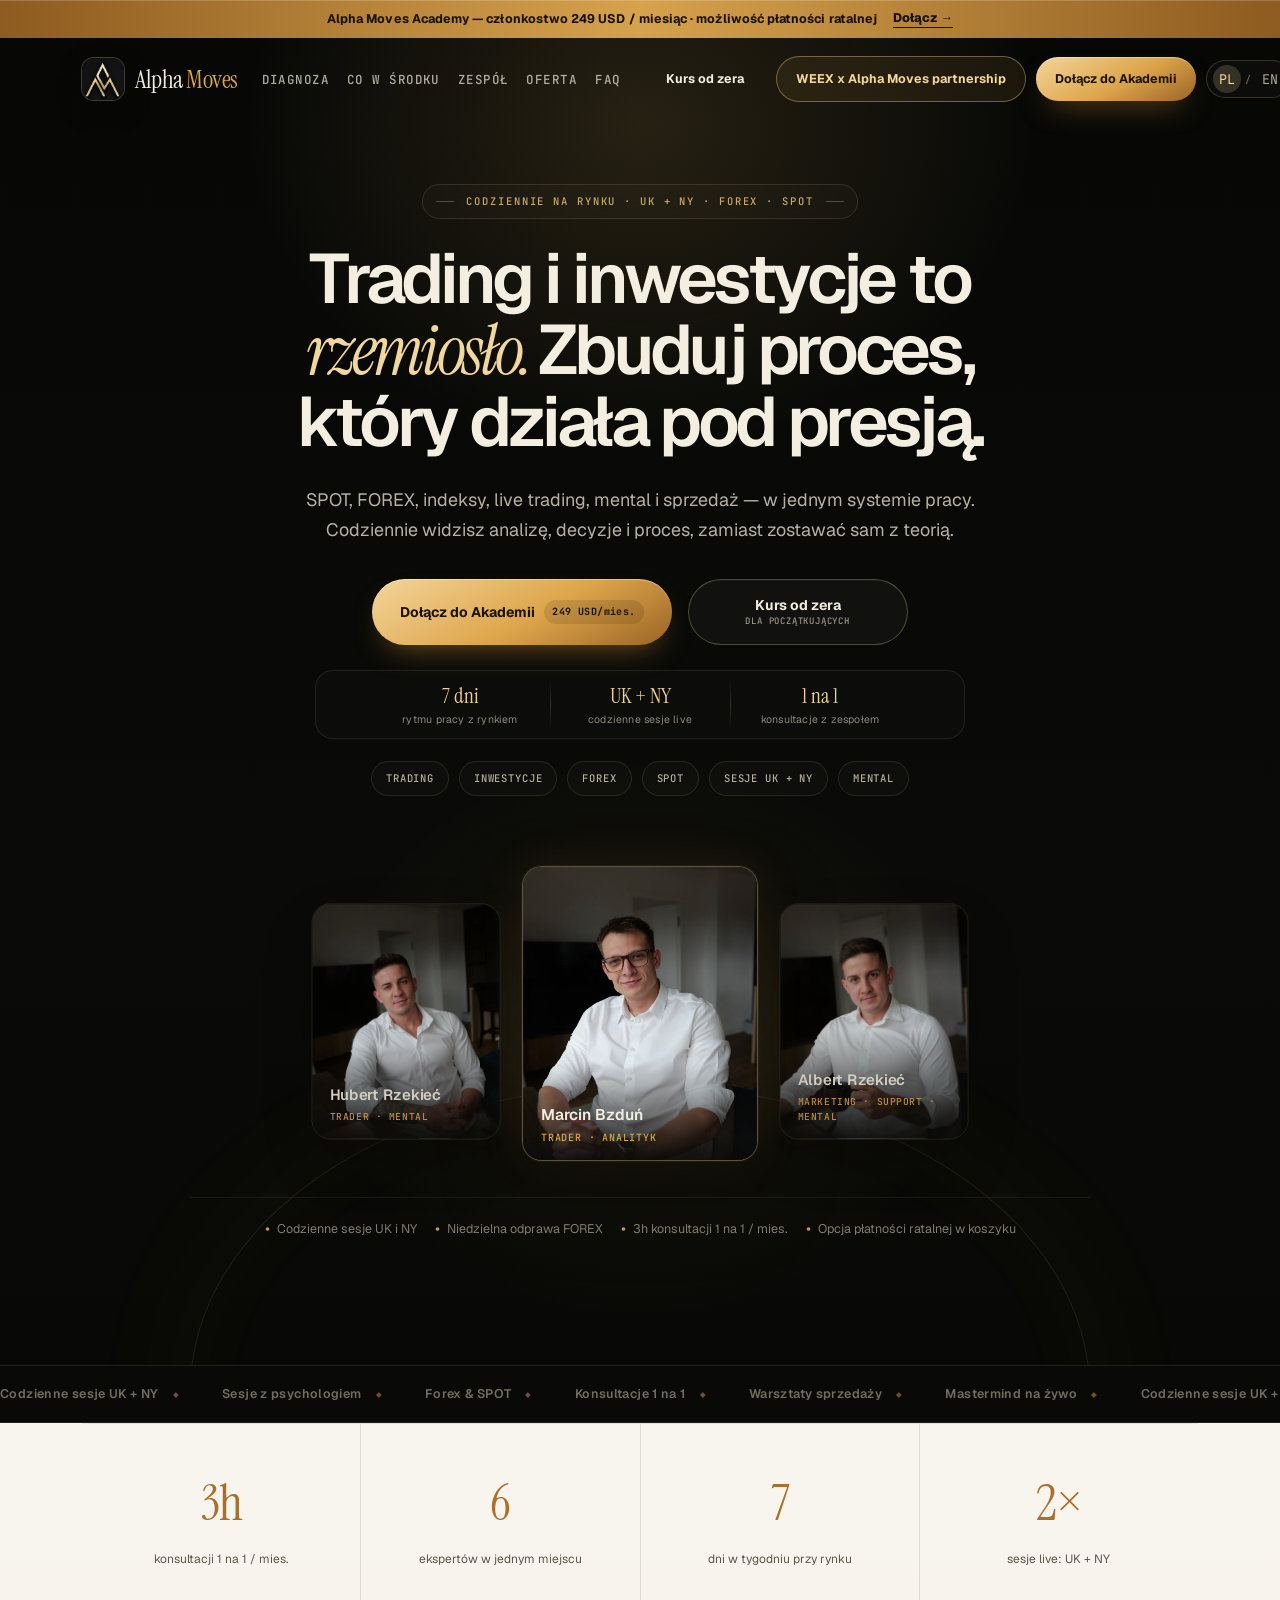
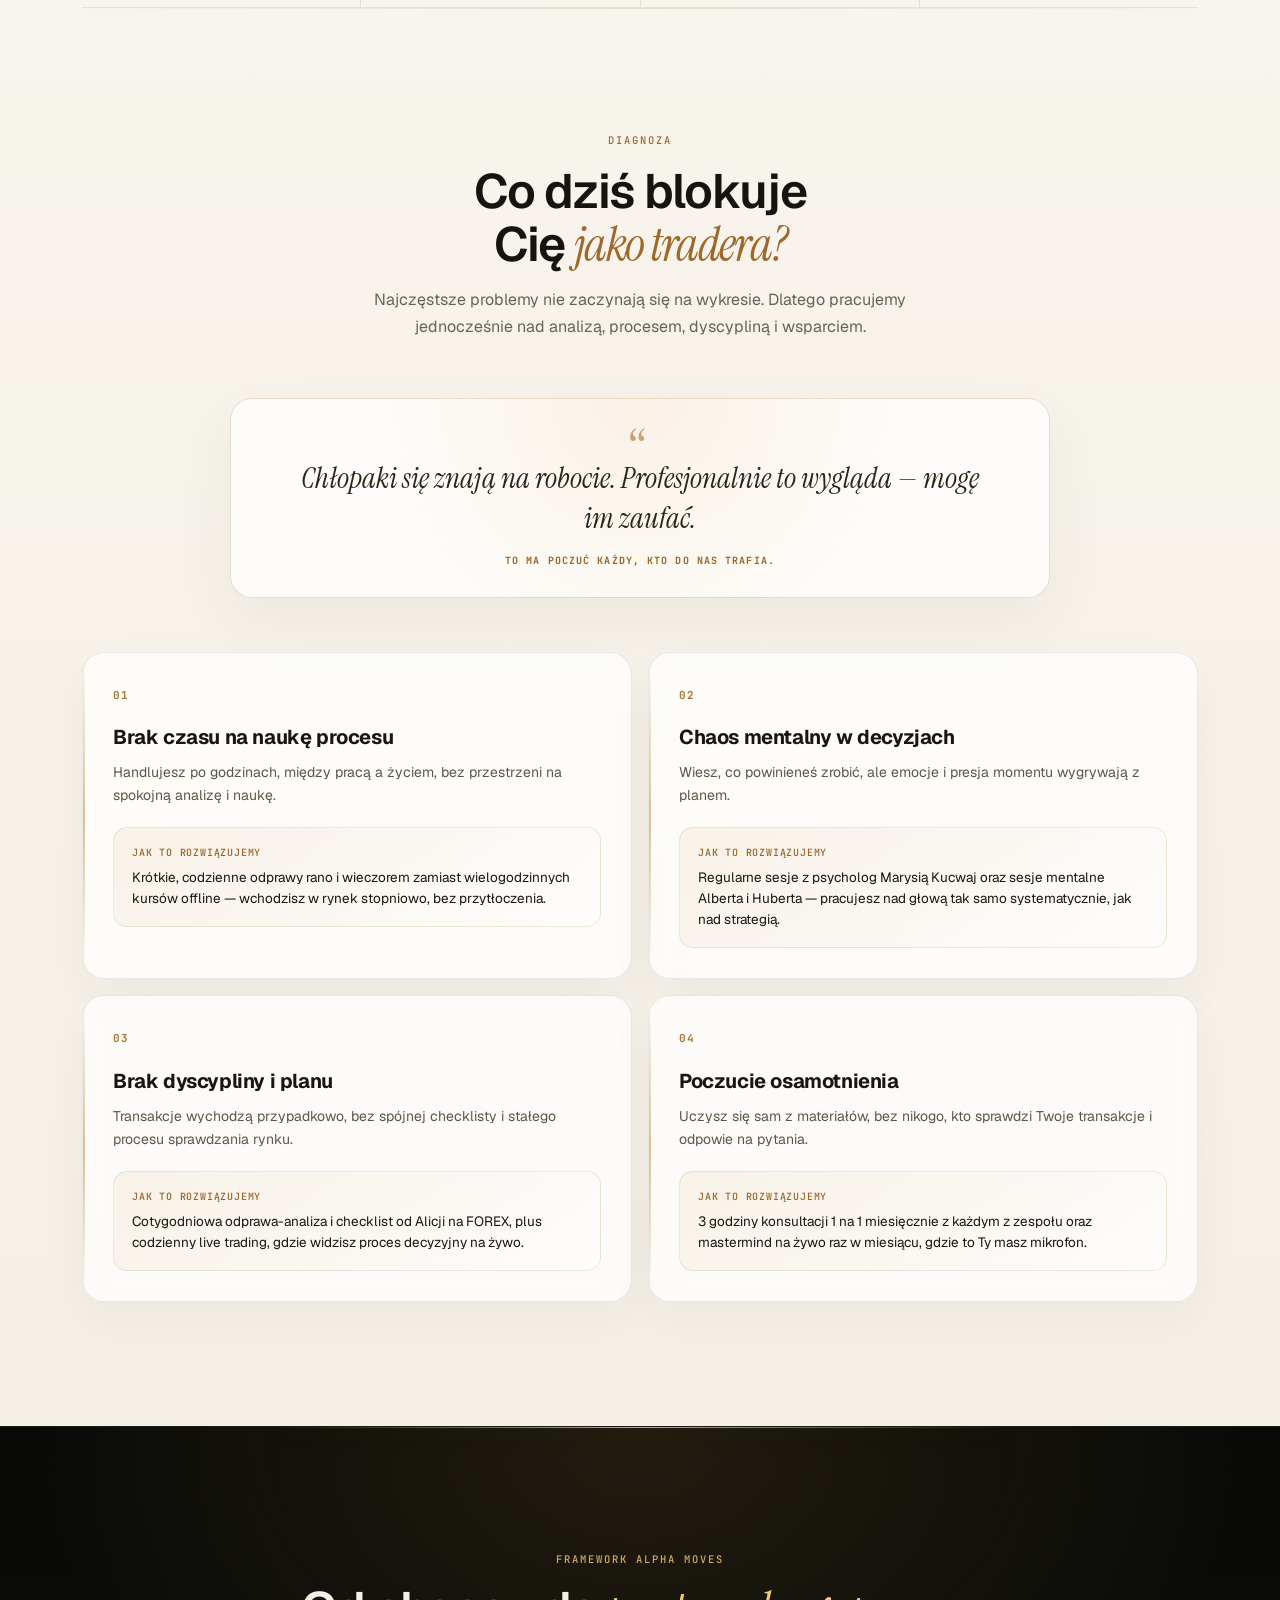
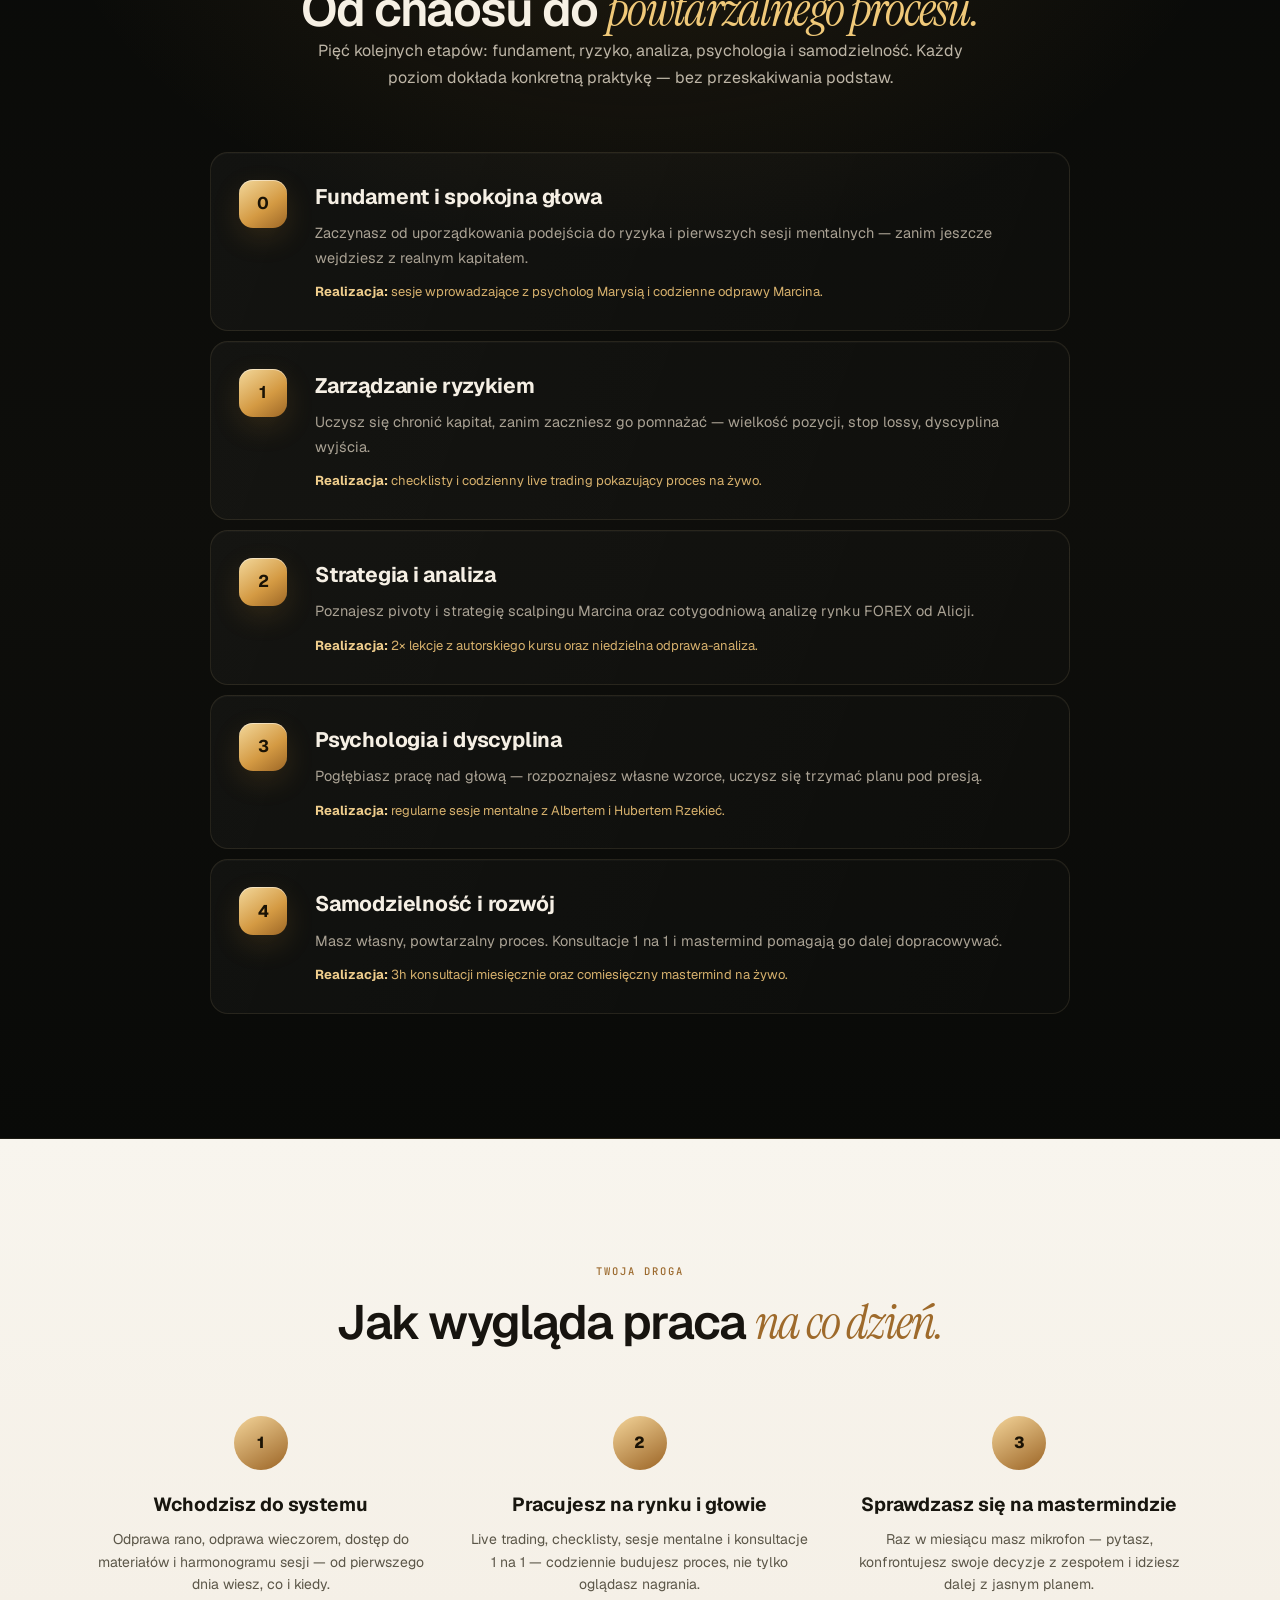
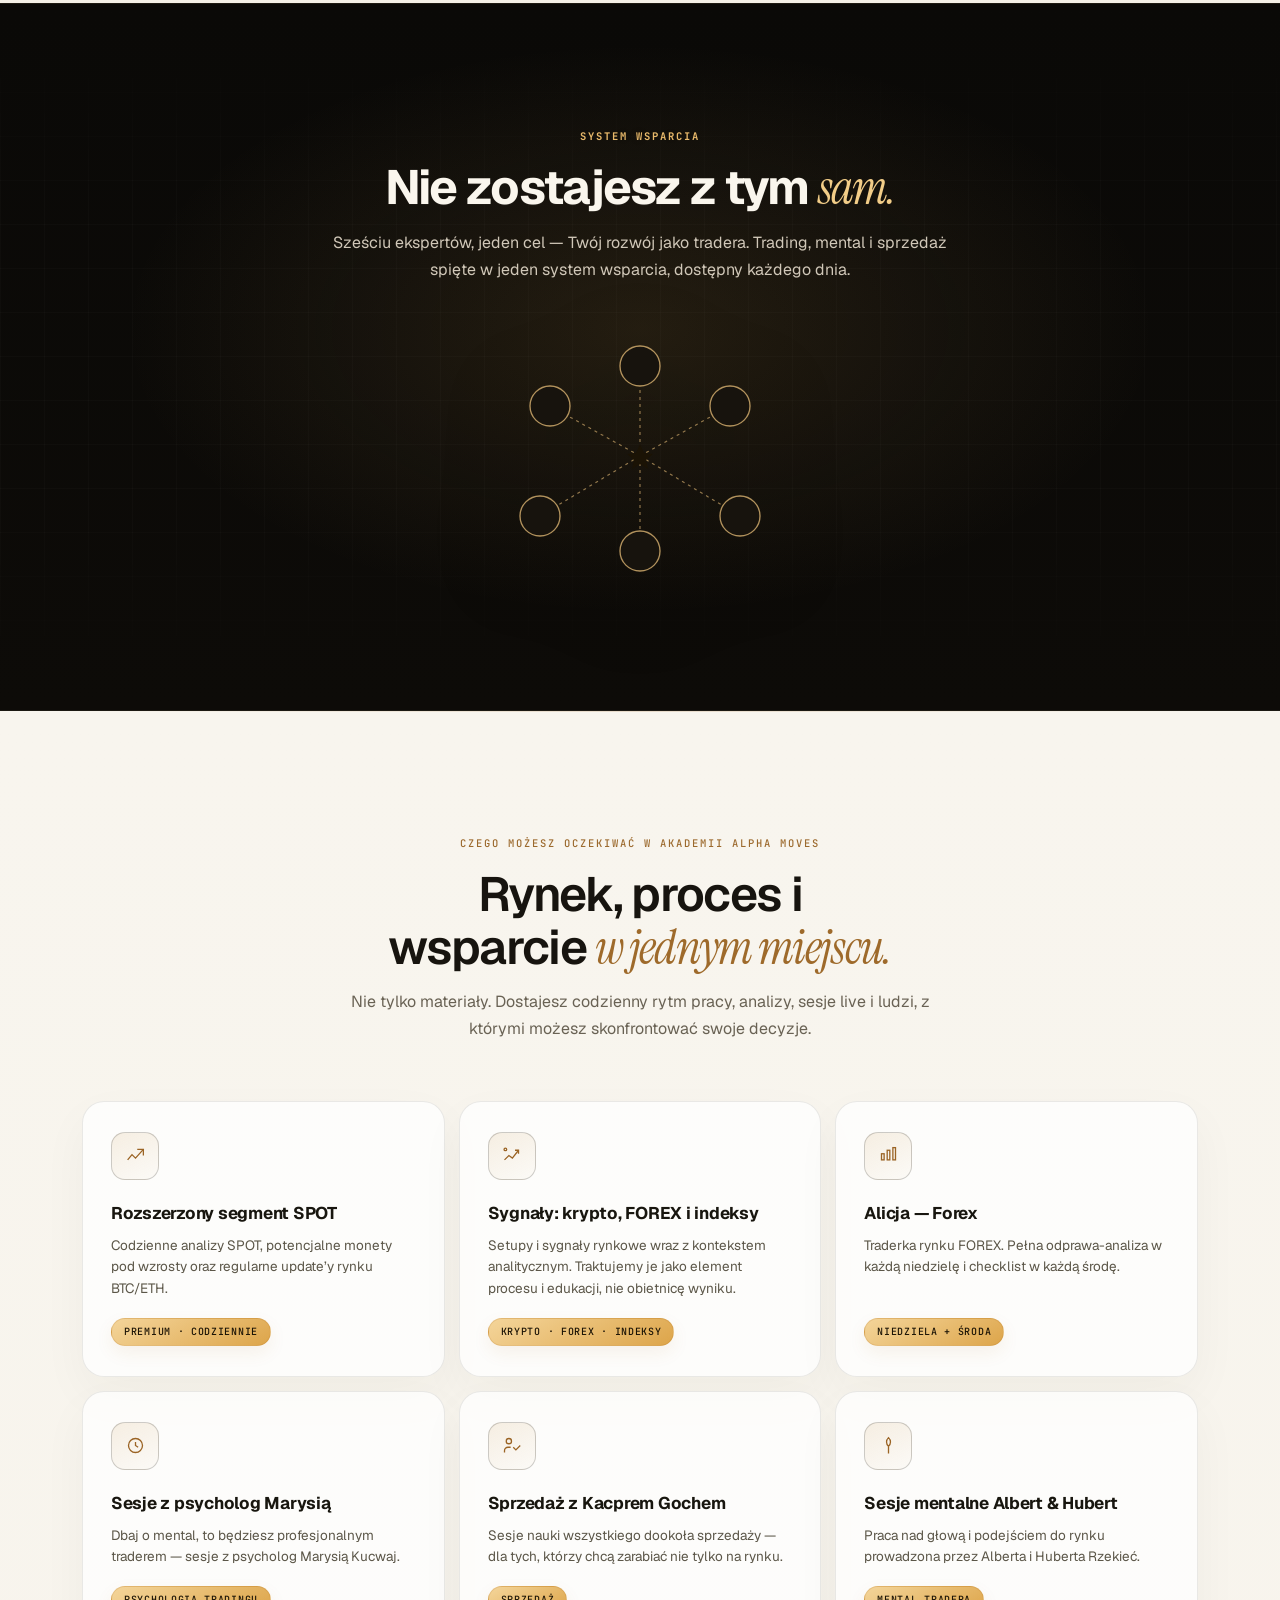
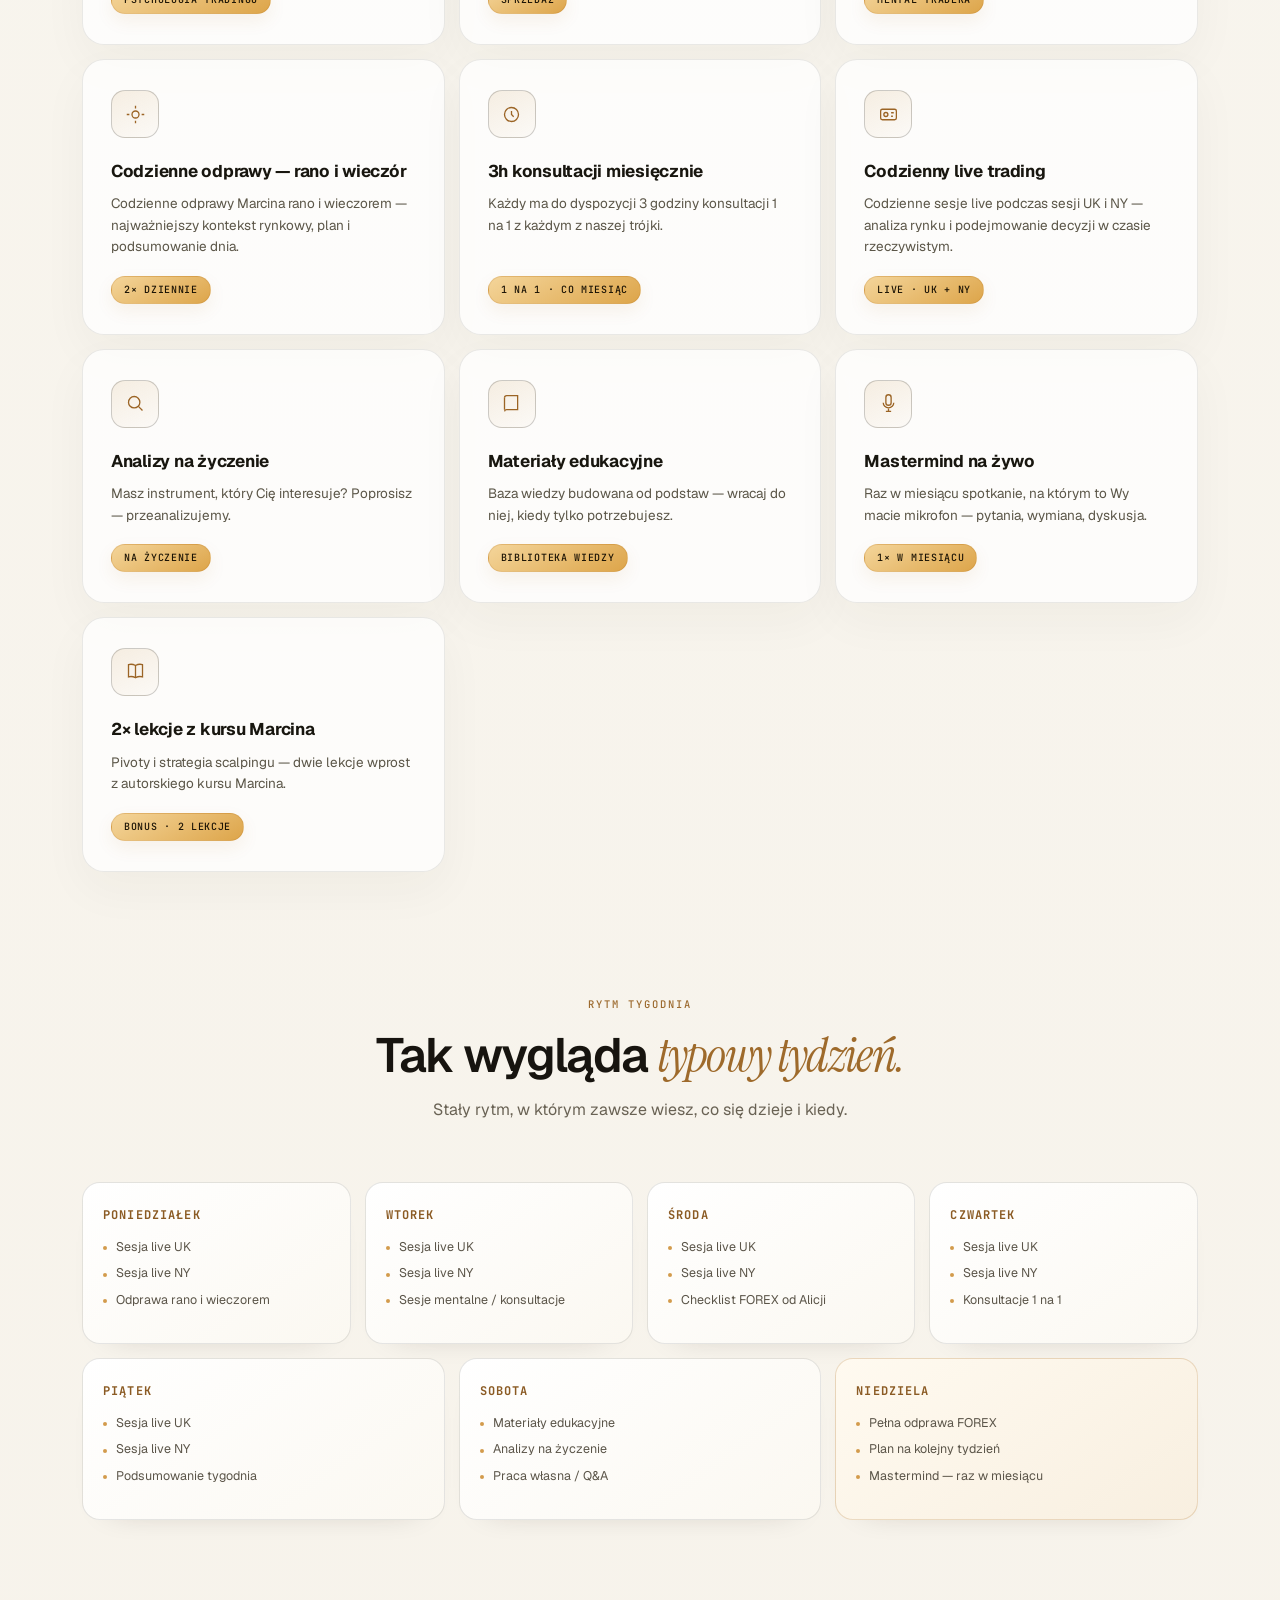
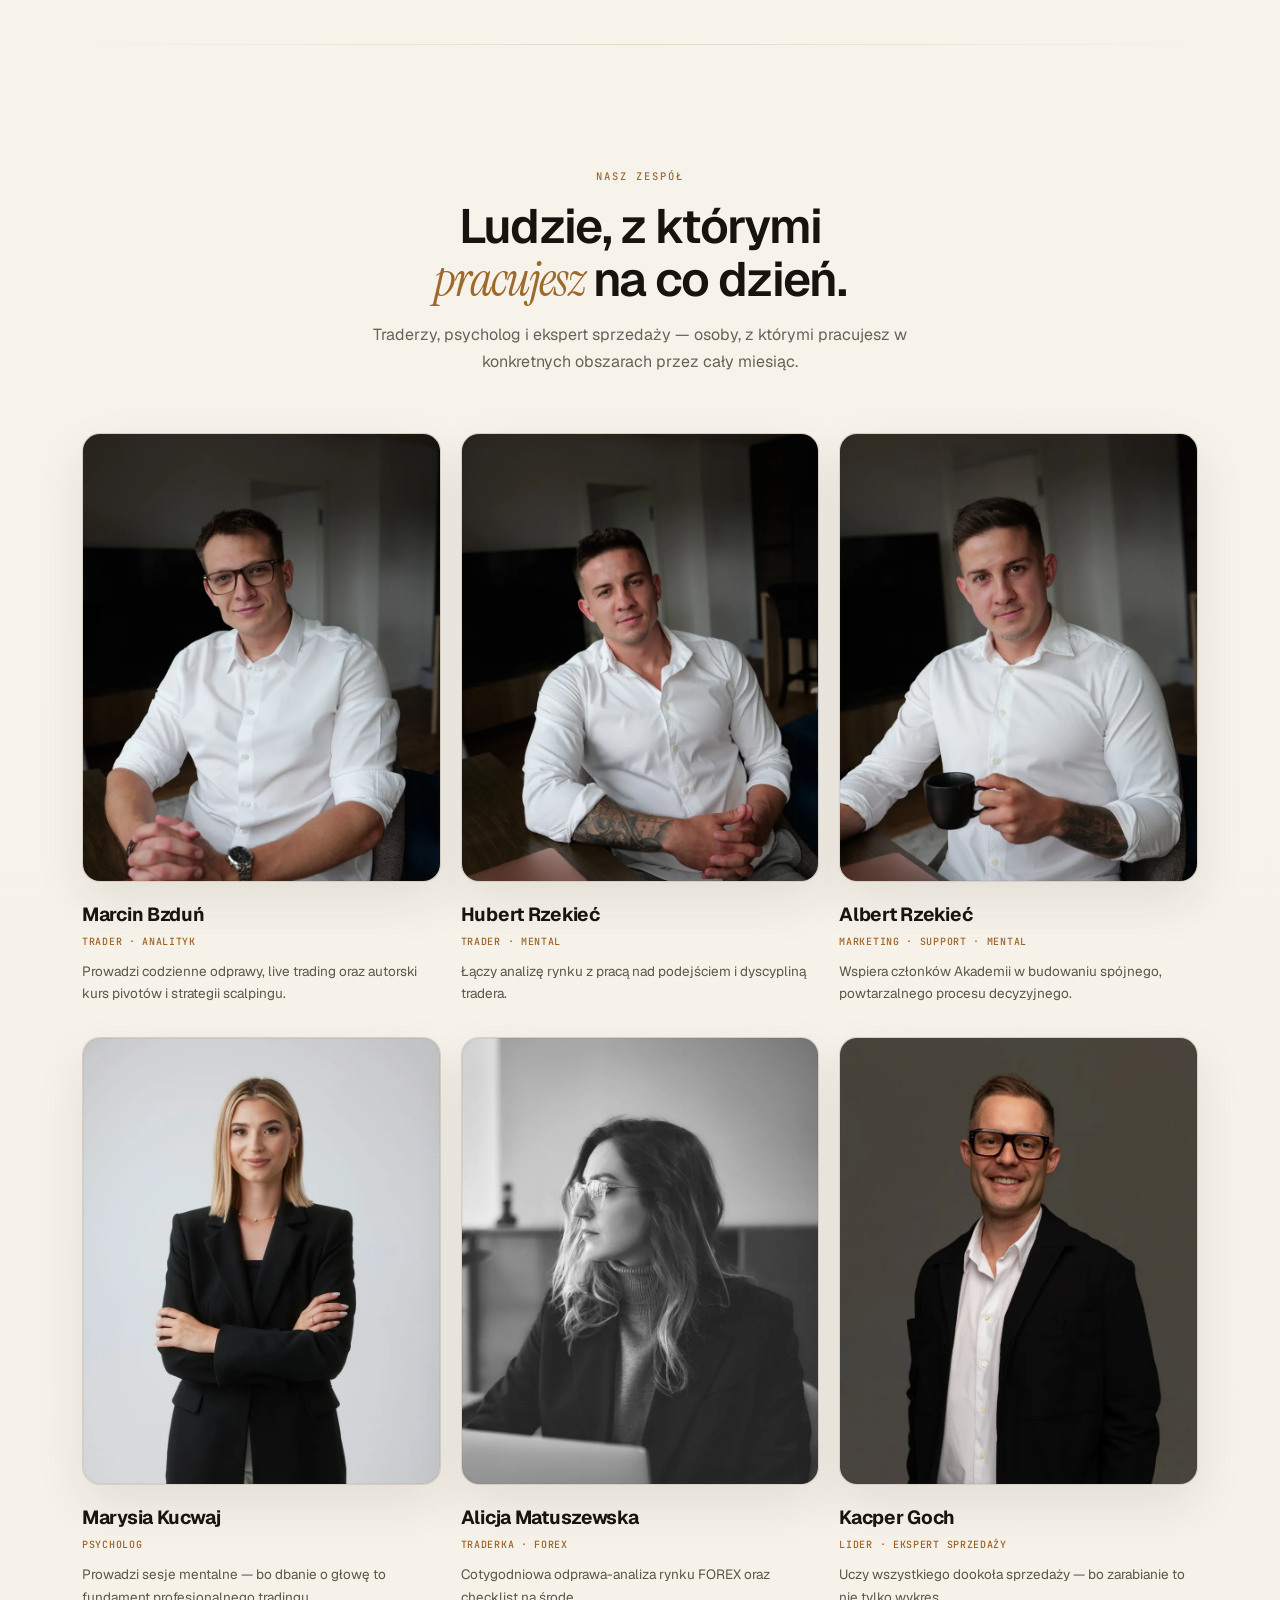
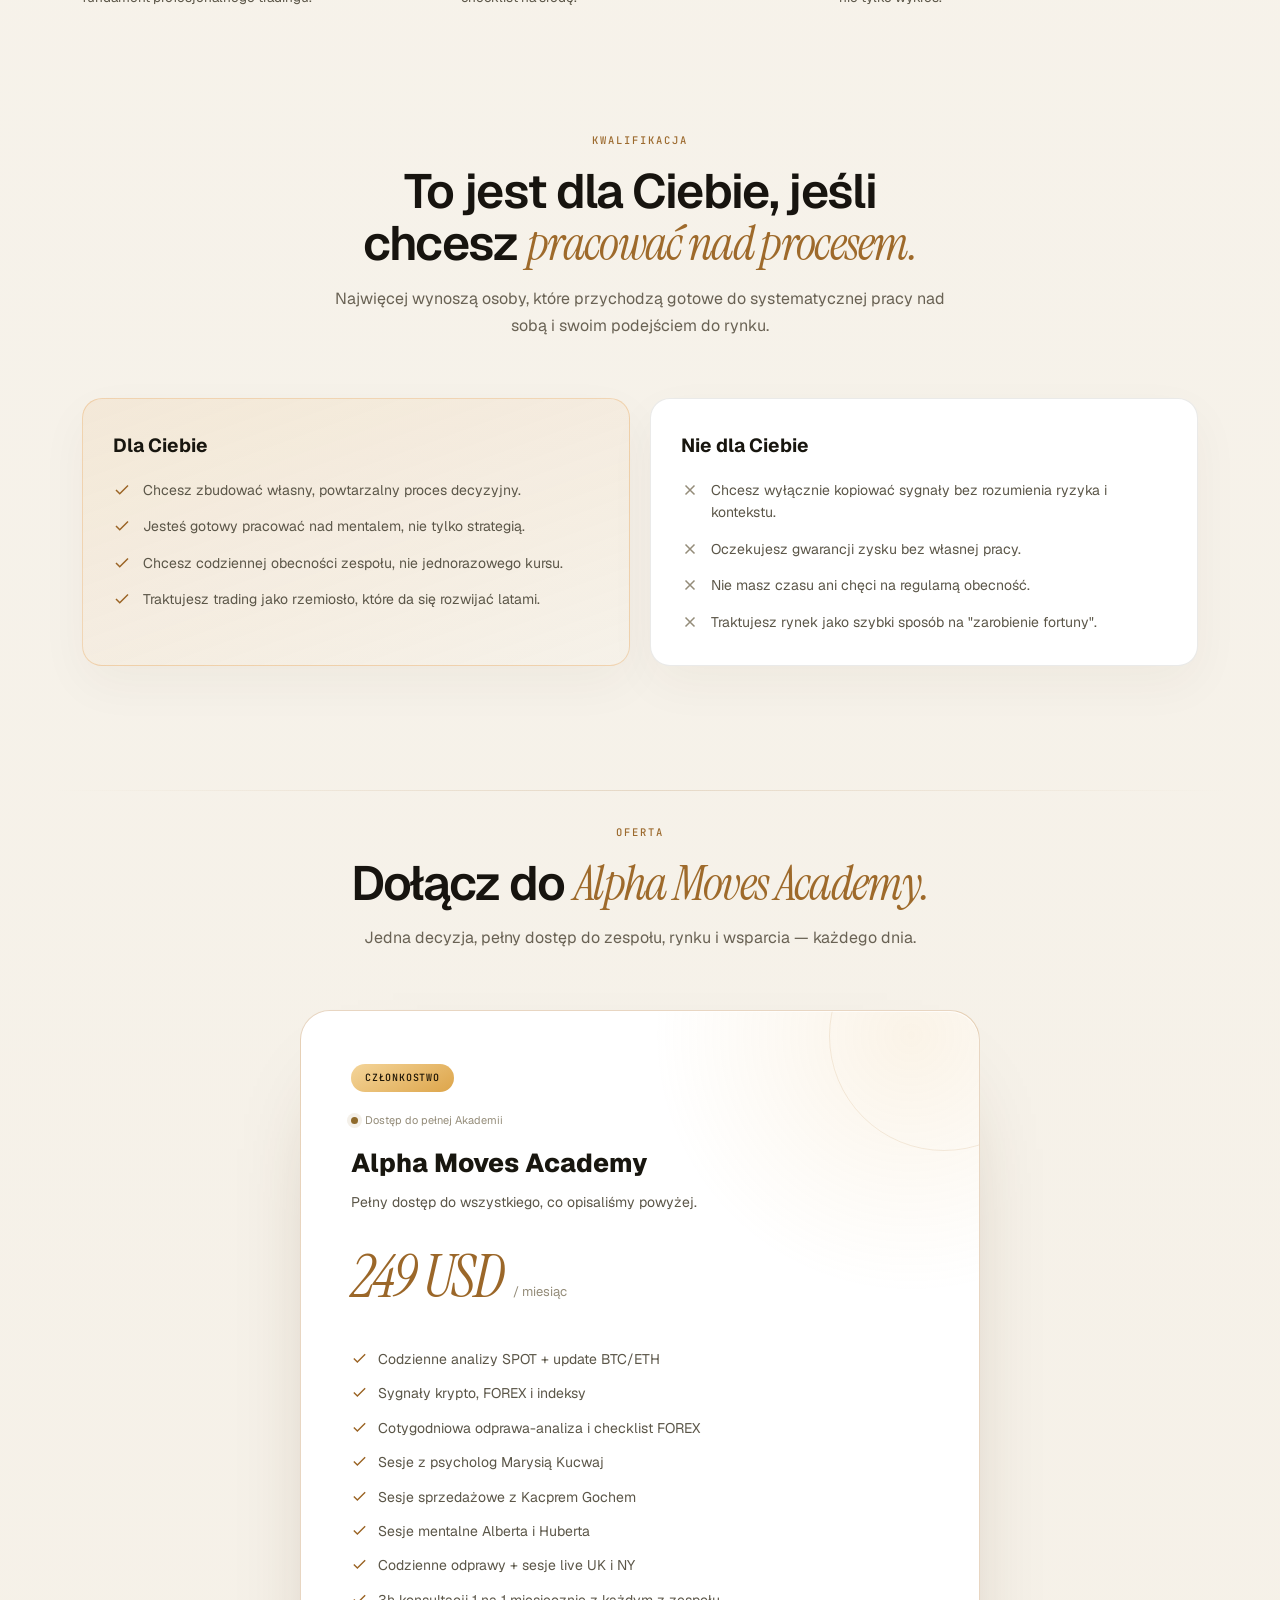
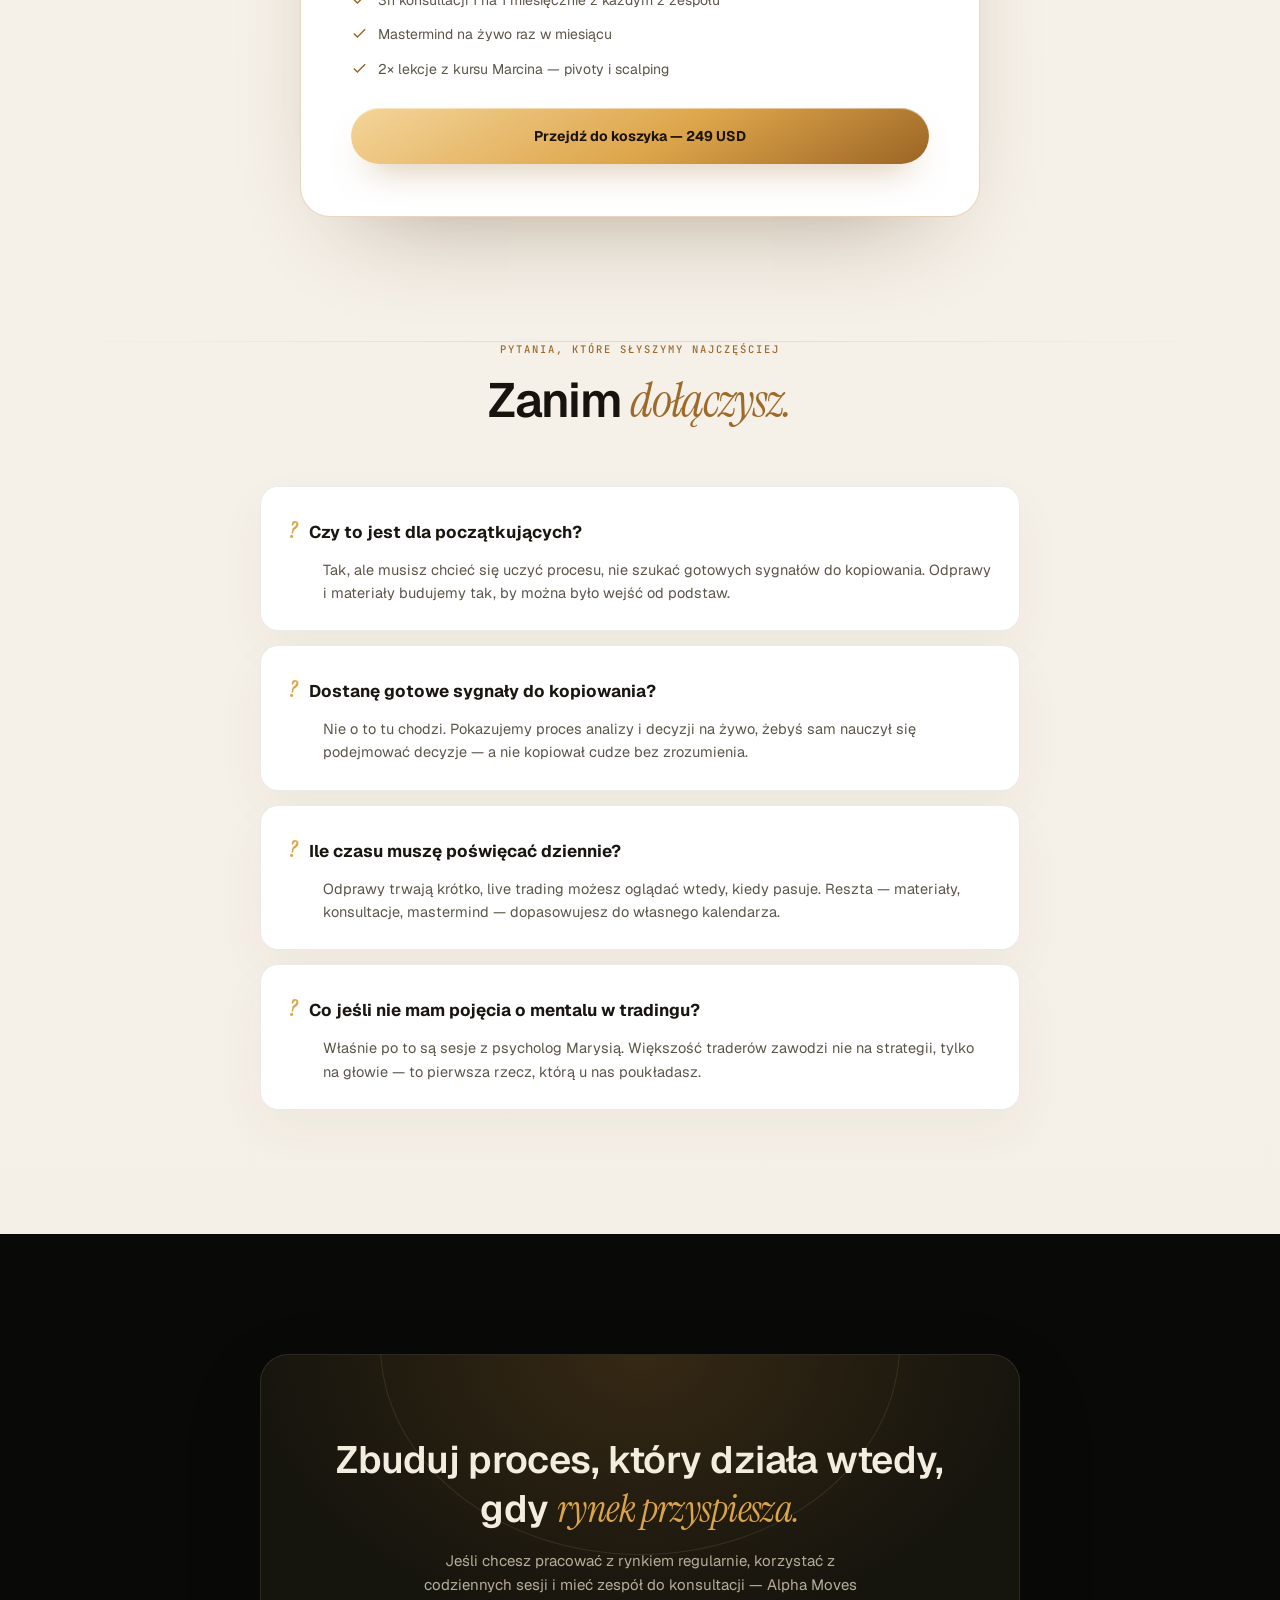
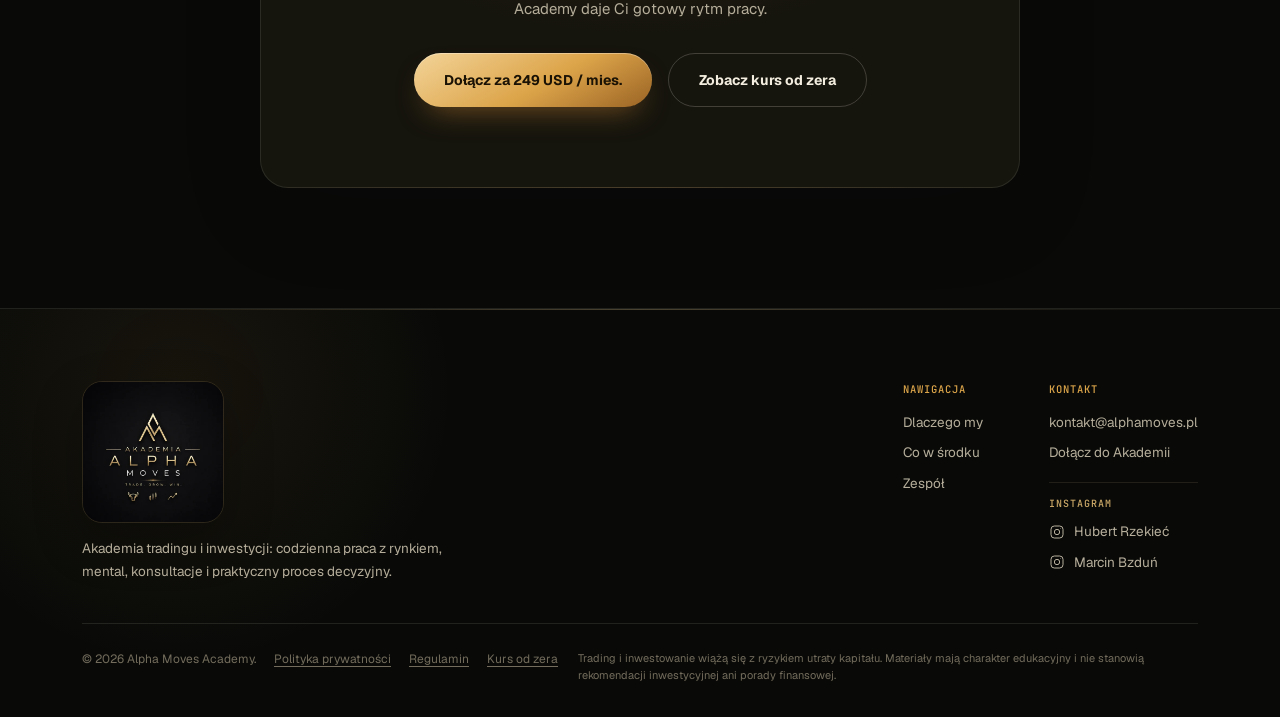
<file: index.html>
<!DOCTYPE html>

<html lang="pl">
<head>
<meta charset="utf-8"/>
<meta content="width=device-width, initial-scale=1.0" name="viewport"/>
<title>Alpha Moves Academy — Trading i inwestycje jako rzemiosło</title>
<meta content="Alpha Moves Academy — trading, inwestycje, FOREX, SPOT, codzienne sesje UK i NY, mental, konsultacje 1 na 1 oraz praktyczna praca z zespołem." name="description"/>
<meta content="#0A0A08" name="theme-color"/>
<link href="assets/fonts/fonts.css" rel="stylesheet"/>
<script src="assets/js/gsap.min.js"></script>
<script src="assets/js/ScrollTrigger.min.js"></script>
<style>
  *, *::before, *::after { box-sizing: border-box; margin: 0; padding: 0; }
  html{ scroll-behavior: smooth; }

  :root{
    --gold:#E3963C;
    --gold-2:#F6CD8E;
    --gold-deep:#A9691F;
    --gold-ink:#1B1305;
    --font-serif:'Instrument Serif', serif;
    --font-display:'Geist', sans-serif;
    --font-body:'Geist', sans-serif;
    --font-mono:'JetBrains Mono', monospace;
    --ease: cubic-bezier(0.19, 1, 0.22, 1);
  }

  /* ---- theme tokens ---- */
  .theme-dark{
    --bg:#0A0A08; --surface:#16150E; --surface-2:#1C1A11;
    --ink:#F3EEDF; --ink-soft:#B6AE9B; --ink-mute:#736C5C;
    --line: rgba(243,238,223,0.10); --line-strong: rgba(243,238,223,0.20);
    background: var(--bg); color: var(--ink);
  }
  .theme-light{
    --bg:#FAF8F3; --surface:#FFFFFF; --surface-2:#F1ECDE;
    --ink:#18160F; --ink-soft:#5B5648; --ink-mute:#948C79;
    --line: rgba(24,22,15,0.11); --line-strong: rgba(24,22,15,0.20);
    background: var(--bg); color: var(--ink);
  }

  body{
    font-family: var(--font-body);
    background:#0A0A08;
    color:#F3EEDF;
    overflow-x: hidden;
    line-height: 1.6;
    -webkit-font-smoothing: antialiased;
  }
  a{ color:inherit; text-decoration:none; }
  ul{ list-style:none; }
  img{ max-width:100%; display:block; }
  button{ font-family:inherit; border:none; background:none; cursor:pointer; color:inherit; }
  ::selection{ background: var(--gold); color: var(--gold-ink); }

  .container{ width:100%; max-width: 1180px; margin:0 auto; padding: 0 32px; }
  section{ position:relative; }
  .reveal{ opacity:0; transform: translateY(34px); }

  /* ============ NAV ============ */
  .nav{
    position: fixed; top:38px; left:0; right:0; z-index: 500;
    padding: 26px 0;
    transition: padding .5s var(--ease), background .5s ease, border-color .5s ease, top .4s var(--ease);
    border-bottom: 1px solid transparent;
  }
  .nav.scrolled{
    top:0;
    padding: 14px 0;
    background: rgba(10,10,8,0.82);
    backdrop-filter: blur(16px) saturate(140%);
    border-bottom: 1px solid rgba(243,238,223,0.12);
  }
  .nav-inner{ display:flex; align-items:center; justify-content:space-between; }
  .logo{
    font-family: var(--font-serif); font-style: normal; font-weight:400; font-size: 25px;
    display:flex; align-items:center; gap: 12px; color:#F3EEDF;
  }
  .logo span{ color: var(--gold); }
  .logo-mark{
    width: 30px; height:30px; border-radius: 9px;
    background: linear-gradient(150deg, var(--gold-2), var(--gold-deep));
    display:flex; align-items:center; justify-content:center;
    font-family: var(--font-display); font-weight:800; font-size: 12px; color: var(--gold-ink);
    font-style: normal;
  }
  .nav-links{ display:flex; gap: 36px; }
  .nav-links a{
    font-size: 13.5px; font-weight:600; letter-spacing:0.01em;
    color: rgba(243,238,223,0.7);
    position:relative; padding-bottom:3px;
    transition: color .3s ease;
  }
  .nav-links a::after{
    content:''; position:absolute; left:0; bottom:0; width:0; height:1px; background: var(--gold);
    transition: width .4s var(--ease);
  }
  .nav-links a:hover{ color:#F3EEDF; }
  .nav-links a:hover::after{ width:100%; }

  .btn{
    display:inline-flex; align-items:center; justify-content:center; gap:9px;
    padding: 15px 30px; font-size: 14px; font-weight:700;
    border-radius: 999px;
    transition: transform .4s var(--ease), box-shadow .4s ease, filter .3s ease, border-color .3s ease, background .3s ease;
  }
  .btn-gold{
    background: linear-gradient(150deg, var(--gold-2), var(--gold) 55%, var(--gold-deep));
    color: var(--gold-ink);
    box-shadow: 0 1px 0 rgba(255,255,255,0.35) inset, 0 14px 30px -14px rgba(227,150,60,0.55);
  }
  .btn-gold:hover{ transform: translateY(-2px); filter: brightness(1.06); }
  .btn-line{ border: 1px solid var(--line-strong); color: var(--ink); background: transparent; }
  .btn-line:hover{ border-color: var(--gold); background: rgba(227,150,60,0.08); transform: translateY(-2px); }

  /* ============ HERO ============ */
  .hero{ padding: 220px 0 110px; text-align:center; }
  .eyebrow{
    font-family: var(--font-mono); font-size: 12px; font-weight:500; letter-spacing: 0.18em; text-transform: uppercase;
    color: var(--gold);
    display:inline-flex; align-items:center; gap: 12px;
    margin-bottom: 28px;
  }
  .eyebrow::before, .eyebrow::after{ content:''; width: 28px; height:1px; background: var(--line-strong); }

  .hero-title{
    font-family: var(--font-display); font-weight: 600;
    font-size: clamp(38px, 5vw, 58px);
    line-height: 1.12; letter-spacing:-0.02em;
    max-width: 900px; margin: 0 auto;
  }
  .hero-title .word{ display:inline-block; opacity:0; transform: translateY(28px); }
  .hero-title em{
    font-family: var(--font-serif); font-style: italic; font-weight:400; color: var(--gold-2);
  }

  .hero-sub{ margin: 26px auto 0; max-width: 550px; font-size: 17px; color: var(--ink-soft); }
  .hero-ctas{ margin-top: 38px; display:flex; gap: 16px; justify-content:center; flex-wrap:wrap; }
  .hero-tags{ margin-top: 46px; display:flex; gap:10px; justify-content:center; flex-wrap:wrap; }
  .hero-tags span{
    font-size: 12.5px; font-weight:600;
    padding: 9px 18px; border-radius: 999px; border: 1px solid var(--line);
    color: var(--ink-soft);
  }

  .hero-team{ margin-top: 70px; display:grid; grid-template-columns: repeat(3, 216px); gap: 20px; justify-content:center; }
  .portrait-card{
    position: relative; aspect-ratio: 4/5; border-radius: 22px;
    background: linear-gradient(155deg, var(--surface-2), var(--surface));
    border: 1px solid var(--line);
    display:flex; align-items:center; justify-content:center; overflow:hidden;
    transition: transform .5s var(--ease), border-color .4s ease;
  }
  .portrait-card:hover{ transform: translateY(-8px); border-color: rgba(227,150,60,0.4); }
  .portrait-card img{ width:100%; height:100%; object-fit:cover; }
  .portrait-initials{ font-family: var(--font-serif); font-style:italic; font-size: 46px; color: var(--gold); }
  .portrait-caption{
    position:absolute; left:0; right:0; bottom:0; padding: 16px 18px 14px;
    background: linear-gradient(0deg, rgba(10,10,8,0.94), rgba(10,10,8,0));
    text-align:left;
  }
  .portrait-caption .name{ font-family: var(--font-display); font-weight:600; font-size: 15.5px; }
  .portrait-caption .role{ font-family: var(--font-mono); font-size: 10px; font-weight:500; letter-spacing:0.08em; text-transform:uppercase; color: var(--gold); margin-top:2px; }

  /* ============ TICKER ============ */
  .ticker-wrap{ border-top: 1px solid var(--line); border-bottom: 1px solid var(--line); padding: 18px 0; overflow: hidden; }
  .ticker{ display:flex; gap: 44px; width:max-content; animation: tick 34s linear infinite; }
  .ticker span{ font-size: 12.5px; font-weight:600; letter-spacing:0.03em; color: var(--ink-mute); display:flex; align-items:center; gap: 14px; }
  .ticker span::after{ content:'◆'; color: rgba(227,150,60,0.5); font-size:7px; }
  @keyframes tick{ to{ transform: translateX(-50%); } }

  /* ============ SECTION HEADERS ============ */
  .section{ padding: 130px 0; }
  .section-header{ max-width: 620px; margin: 0 0 60px; }
  .section-header.center{ margin-left:auto; margin-right:auto; text-align:center; }
  .section-eyebrow{ font-family: var(--font-mono); font-size: 12px; font-weight:500; letter-spacing:0.16em; text-transform:uppercase; color: var(--gold); display:block; margin-bottom: 16px; }
  .section-title{ font-family: var(--font-display); font-weight:600; font-size: clamp(26px, 3.4vw, 40px); line-height:1.22; letter-spacing:-0.015em; }
  .section-title em{ font-family: var(--font-serif); font-style:italic; font-weight:400; color: var(--gold); }
  .section-desc{ margin-top: 14px; color: var(--ink-soft); font-size: 16px; }

  /* ============ STAT ROW ============ */
  .stat-row{ display:flex; border-top: 1px solid var(--line); border-bottom: 1px solid var(--line); }
  .stat-item{ flex:1; padding: 42px 20px; text-align:center; border-left: 1px solid var(--line); }
  .stat-item:first-child{ border-left:none; }
  .stat-num{ font-family: var(--font-display); font-weight:700; letter-spacing:-0.02em; font-size: clamp(32px, 3.4vw, 44px); color: var(--gold-deep); }
  .stat-label{ margin-top: 6px; font-size: 13px; color: var(--ink-soft); }

  /* ============ DLACZEGO MY ============ */
  .why-grid{ display:grid; grid-template-columns: 0.85fr 1.15fr; gap: 80px; align-items:start; }
  .why-panel{
    position: sticky; top: 110px; border-radius: 24px;
    background: var(--surface); border: 1px solid var(--line);
    padding: 50px 40px;
  }
  .why-panel .mark{ font-family: var(--font-serif); font-size: 64px; color: rgba(227,150,60,0.35); line-height:1; }
  .why-panel blockquote{ font-family: var(--font-serif); font-style: italic; font-size: 25px; line-height: 1.4; margin-top: 6px; color: var(--gold-deep); }
  .why-panel .attrib{ margin-top: 24px; font-family: var(--font-mono); font-size: 11px; letter-spacing:0.06em; text-transform:uppercase; color: var(--ink-mute); font-weight:500; }

  .why-list{ display:flex; flex-direction:column; }
  .why-item{ display:flex; gap: 24px; padding: 28px 0; border-top: 1px solid var(--line); }
  .why-item:last-child{ border-bottom: 1px solid var(--line); }
  .why-num{
    width:44px; height:44px; min-width:44px; border-radius: 12px;
    background: linear-gradient(150deg, var(--gold-2), var(--gold) 60%, var(--gold-deep));
    color: var(--gold-ink);
    font-family: var(--font-display); font-weight:800; font-size: 16px;
    display:flex; align-items:center; justify-content:center;
  }
  .why-item h3{ font-family: var(--font-display); font-weight:700; font-size: 20px; margin-bottom: 6px; letter-spacing:0em; }
  .why-item p{ color: var(--ink-soft); font-size: 15px; }

  /* ============ HUB SECTION ============ */
  .hub-section{ text-align:center; }
  .hub-graphic{ display:flex; justify-content:center; margin: 46px 0 8px; }
  .hub-graphic svg{ width: 320px; height: 260px; }
  .hub-node circle{ fill: var(--surface-2); stroke: rgba(227,150,60,0.5); stroke-width:1.2; }
  .hub-line{ stroke: rgba(227,150,60,0.35); stroke-width:1; stroke-dasharray: 3 4; }
  .hub-center circle{ fill: url(index.html); }

  /* ============ CO W ŚRODKU — CARD GRID ============ */
  .feature-grid{ display:grid; grid-template-columns: repeat(3, 1fr); gap: 18px; }
  .feature-card{
    background: var(--surface); border: 1px solid var(--line); border-radius: 20px;
    padding: 30px 26px;
    transition: transform .45s var(--ease), box-shadow .45s var(--ease), border-color .35s ease;
  }
  .feature-card:hover{ transform: translateY(-6px); box-shadow: 0 30px 55px -36px rgba(0,0,0,0.4); border-color: rgba(227,150,60,0.4); }
  .feature-icon{
    width: 48px; height: 48px; border-radius: 13px;
    background: linear-gradient(155deg, rgba(227,150,60,0.18), rgba(227,150,60,0.03));
    border: 1px solid var(--line-strong);
    display:flex; align-items:center; justify-content:center;
    margin-bottom: 20px; color: var(--gold-deep);
  }
  .feature-icon svg{ width: 21px; height:21px; }
  .feature-card h4{ font-family: var(--font-display); font-weight:700; font-size: 18px; margin-bottom: 8px; letter-spacing:0em; }
  .feature-card p{ font-size: 13.5px; color: var(--ink-soft); line-height:1.6; }
  .feature-tag{
    display:inline-block; margin-top:14px; font-family: var(--font-mono); font-size: 10px; font-weight:500; letter-spacing:0.07em; text-transform:uppercase;
    color: var(--gold-ink); background: linear-gradient(150deg, var(--gold-2), var(--gold)); padding: 5px 12px; border-radius:999px;
  }

  /* ============ ZESPÓŁ ============ */
  .team-grid{ display:grid; grid-template-columns: repeat(3, 1fr); gap: 22px; }
  .team-photo{
    aspect-ratio: 4/5; border-radius: 20px;
    background: linear-gradient(155deg, var(--surface-2), var(--surface));
    border: 1px solid var(--line);
    display:flex; align-items:center; justify-content:center; overflow:hidden;
    transition: transform .5s var(--ease), border-color .4s ease;
  }
  .team-card:hover .team-photo{ transform: translateY(-6px); border-color: rgba(227,150,60,0.4); }
  .team-photo span{ font-family: var(--font-serif); font-style:italic; font-size: 42px; color: var(--gold-deep); }
  .team-photo img{ width:100%; height:100%; object-fit:cover; }
  .team-meta{ padding-top: 18px; }
  .team-meta h3{ font-family: var(--font-display); font-weight:700; font-size: 19px; letter-spacing:0em; }
  .team-role{ margin-top:4px; font-family: var(--font-mono); font-size: 10px; font-weight:500; letter-spacing:0.07em; text-transform:uppercase; color: var(--gold-deep); }
  .team-meta p{ margin-top: 10px; font-size: 13.5px; color: var(--ink-soft); }

  /* ============ ANNOUNCE BAR ============ */
  .announce-bar{
    background: var(--gold-deep); color: #1B1305;
    text-align:center; padding: 10px 20px; font-size: 13px; font-weight:700;
    position: fixed; top:0; left:0; right:0; z-index: 600;
    transition: transform .4s var(--ease);
  }
  .announce-bar.hide{ transform: translateY(-100%); }
  .announce-bar a{ text-decoration: underline; text-underline-offset:2px; }

  /* ============ DIAGNOSIS ============ */
  .diag-grid{ display:grid; grid-template-columns: repeat(2, 1fr); gap: 20px; }
  .diag-card{ background: var(--surface); border:1px solid var(--line); border-radius: 20px; padding: 32px 30px; }
  .diag-num{ font-family: var(--font-display); font-weight:800; font-size: 40px; color: transparent; -webkit-text-stroke: 1.5px var(--line-strong); margin-bottom: 10px; }
  .diag-card h3{ font-family: var(--font-display); font-weight:700; font-size: 19px; margin-bottom:8px; letter-spacing:0em; }
  .diag-card > p{ font-size: 14px; color: var(--ink-soft); margin-bottom: 18px; }
  .diag-solution{
    background: linear-gradient(150deg, rgba(227,150,60,0.14), rgba(227,150,60,0.04));
    border: 1px solid rgba(227,150,60,0.25);
    border-radius: 14px; padding: 16px 18px;
  }
  .diag-solution .label{ font-family: var(--font-mono); font-size: 10px; font-weight:500; letter-spacing:0.08em; text-transform:uppercase; color: var(--gold-deep); margin-bottom:6px; }
  .diag-solution p{ font-size: 13.5px; color: var(--ink); line-height:1.55; }

  /* ============ LAYERS (POZIOMY) ============ */
  .layers{ display:flex; flex-direction:column; max-width: 780px; margin: 0 auto; }
  .layer-row{ display:flex; gap: 28px; padding: 32px 0; border-top: 1px solid var(--line); text-align:left; }
  .layer-row:last-child{ border-bottom: 1px solid var(--line); }
  .layer-num{
    width:44px; height:44px; min-width:44px; border-radius: 12px;
    background: linear-gradient(150deg, var(--gold-2), var(--gold) 60%, var(--gold-deep));
    color: var(--gold-ink);
    font-family: var(--font-display); font-weight:700; font-size: 17px;
    display:flex; align-items:center; justify-content:center;
  }
  .layer-row h3{ font-family: var(--font-display); font-weight:700; font-size: 20px; margin-bottom:8px; }
  .layer-row p{ font-size: 14.5px; color: var(--ink-soft); }
  .layer-row .realizacja{ margin-top:10px; font-size: 13px; color: var(--gold-2); }
  .layer-row .realizacja b{ color: var(--gold-2); font-weight:700; }

  /* ============ STEPS 3 ============ */
  .steps-3{ display:grid; grid-template-columns: repeat(3,1fr); gap: 22px; }
  .step-card{ text-align:center; padding: 8px; }
  .step-badge{
    width: 54px; height:54px; border-radius:50%; margin: 0 auto 20px;
    background: linear-gradient(150deg, var(--gold-2), var(--gold-deep));
    color: var(--gold-ink); font-family: var(--font-display); font-weight:800; font-size:16px;
    display:flex; align-items:center; justify-content:center;
  }
  .step-card h3{ font-family: var(--font-display); font-weight:700; font-size: 19px; margin-bottom:8px; }
  .step-card p{ font-size: 14px; color: var(--ink-soft); }
  .step-arrow{ display:flex; align-items:center; justify-content:center; color: var(--line-strong); font-size: 22px; }

  /* ============ HARMONOGRAM ============ */
  .week-grid{ display:grid; grid-template-columns: repeat(auto-fit, minmax(150px,1fr)); gap: 14px; }
  .week-card{ background: var(--surface); border:1px solid var(--line); border-radius:16px; padding:20px 18px; }
  .week-card .day{ font-family: var(--font-mono); font-weight:500; font-size:12px; letter-spacing:0.06em; text-transform:uppercase; color: var(--gold-deep); margin-bottom:10px; }
  .week-card ul{ display:flex; flex-direction:column; gap:6px; }
  .week-card li{ font-size: 12.5px; color: var(--ink-soft); }

  /* ============ QUALIFY ============ */
  .qualify-grid{ display:grid; grid-template-columns: 1fr 1fr; gap: 20px; }
  .qualify-card{ border-radius:20px; padding: 32px 30px; border:1px solid var(--line); }
  .qualify-card.yes{ background: linear-gradient(160deg, rgba(227,150,60,0.1), transparent); border-color: rgba(227,150,60,0.3); }
  .qualify-card.no{ background: var(--surface); }
  .qualify-card h3{ font-family: var(--font-display); font-weight:700; font-size:19px; margin-bottom:18px; }
  .qualify-card ul{ display:flex; flex-direction:column; gap:14px; }
  .qualify-card li{ font-size:14px; color: var(--ink-soft); display:flex; gap:12px; align-items:flex-start; }
  .qualify-card li svg{ min-width:18px; width:18px; height:18px; margin-top:2px; }
  .qualify-card.yes li svg{ color: var(--gold-deep); }
  .qualify-card.no li svg{ color: var(--ink-mute); }

  /* ============ OFFER CARD ============ */
  .offer-wrap{ max-width: 620px; margin: 0 auto; }
  .offer-card{
    background: var(--surface); border: 1px solid rgba(227,150,60,0.3); border-radius: 26px;
    padding: 46px 42px;
    box-shadow: 0 40px 80px -50px rgba(0,0,0,0.5);
  }
  .offer-badge{ display:inline-block; font-family: var(--font-mono); font-size:10px; font-weight:500; letter-spacing:0.08em; text-transform:uppercase; color: var(--gold-ink); background: linear-gradient(150deg, var(--gold-2), var(--gold)); padding:6px 14px; border-radius:999px; margin-bottom:20px; }
  .offer-card h3{ font-family: var(--font-display); font-weight:800; font-size:26px; margin-bottom: 6px; }
  .offer-price{ display:flex; align-items:baseline; gap:10px; margin: 18px 0 24px; }
  .offer-price .amount{ font-family: var(--font-serif); font-style:italic; font-size: 46px; color: var(--gold-deep); }
  .offer-price .period{ font-size:13px; color: var(--ink-mute); }
  .offer-list{ display:flex; flex-direction:column; gap:12px; margin-bottom: 28px; }
  .offer-list li{ font-size:14px; color: var(--ink-soft); display:flex; gap:10px; align-items:flex-start; }
  .offer-list li svg{ min-width:17px; width:17px; height:17px; color: var(--gold-deep); margin-top:2px; }
  .offer-note{ margin-top:18px; font-size:12.5px; color: var(--ink-mute); text-align:center; }

  /* ============ STICKY BOTTOM CTA ============ */
  .sticky-cta{
    position: fixed; left:0; right:0; bottom:0; z-index: 480;
    background: rgba(10,10,8,0.92); backdrop-filter: blur(14px);
    border-top: 1px solid rgba(243,238,223,0.14);
    padding: 14px 20px;
    display:none; align-items:center; justify-content:space-between; gap:16px;
    transform: translateY(120%); transition: transform .5s var(--ease);
  }
  .sticky-cta.show{ transform: translateY(0); }
  @media (max-width: 900px){ .sticky-cta{ display:flex; } }
  .sticky-cta .info{ color:#F3EEDF; font-size:13px; }
  .sticky-cta .info strong{ color: var(--gold); font-family: var(--font-display); }
  .sticky-cta .info span{ display:block; font-size:11px; color: rgba(243,238,223,0.55); margin-top:2px; }

  /* ============ DIAGNOSIS quote sidebar reuse ============ */

  .testi-grid{ display:grid; grid-template-columns: repeat(3, 1fr); gap: 20px; }
  .testi-card{
    background: var(--surface); border: 1px solid var(--line); border-radius: 20px;
    padding: 30px 28px;
    display:flex; flex-direction:column; gap: 16px;
  }
  .testi-stars{ display:flex; gap: 4px; color: var(--gold); }
  .testi-stars svg{ width:15px; height:15px; }
  .testi-quote{ font-size: 14.5px; color: var(--ink-soft); line-height:1.65; flex:1; }
  .testi-person{ display:flex; align-items:center; gap: 12px; padding-top: 4px; border-top: 1px solid var(--line); margin-top: 2px; padding-top:16px; }
  .testi-avatar{
    width: 40px; height:40px; border-radius:50%;
    background: linear-gradient(150deg, var(--surface-2), var(--surface));
    border: 1px solid var(--line-strong);
    display:flex; align-items:center; justify-content:center;
    font-family: var(--font-serif); font-style:italic; font-size:15px; color: var(--gold-deep);
  }
  .testi-person .name{ font-family: var(--font-display); font-weight:700; font-size: 14px; }
  .testi-person .role{ font-size: 12px; color: var(--ink-mute); margin-top:1px; }

  /* ============ FAQ ============ */
  .faq-grid{ display:flex; flex-direction:column; gap: 14px; }
  .faq-item{
    background: var(--surface); border: 1px solid var(--line); border-radius: 18px;
    padding: 26px 28px;
  }
  .faq-item h4{ font-family: var(--font-display); font-weight:700; font-size: 17px; margin-bottom:10px; display:flex; gap:12px; align-items:baseline; }
  .faq-item h4 .q-mark{ font-family: var(--font-serif); font-style:italic; color: var(--gold); font-size:22px; }
  .faq-item p{ font-size: 14.5px; color: var(--ink-soft); padding-left: 34px; }

  /* ============ CTA FINAL ============ */
  .cta-final{ padding: 120px 0; }
  .cta-final-inner{
    text-align:center; max-width: 760px; margin: 0 auto; padding: 80px 48px;
    border-radius: 28px;
    background: radial-gradient(ellipse 80% 100% at 50% 0%, rgba(227,150,60,0.16), transparent 65%), var(--surface);
    border: 1px solid var(--line);
  }
  .cta-final h2{ font-family: var(--font-display); font-weight:600; font-size: clamp(24px, 3.2vw, 38px); line-height:1.3; letter-spacing:-0.015em; }
  .cta-final h2 em{ font-family: var(--font-serif); font-style: italic; font-weight:400; color: var(--gold); }
  .cta-final p{ margin-top: 14px; color: var(--ink-soft); font-size: 15px; max-width: 440px; margin-left:auto; margin-right:auto; }
  .cta-final .hero-ctas{ margin-top: 32px; }

  /* ============ FOOTER ============ */
  footer{ border-top: 1px solid var(--line); padding: 60px 0 32px; }
  .footer-top{ display:flex; justify-content:space-between; flex-wrap:wrap; gap: 40px; padding-bottom: 40px; margin-bottom: 26px; border-bottom: 1px solid var(--line); }
  .footer-brand p{ color: var(--ink-soft); font-size: 13.5px; max-width: 280px; margin-top:14px; }
  .footer-cols{ display:flex; gap: 66px; flex-wrap:wrap; }
  .footer-col h5{ font-family: var(--font-mono); font-size: 10.5px; font-weight:500; letter-spacing:0.09em; text-transform:uppercase; color: var(--gold); margin-bottom: 14px; }
  .footer-col a, .footer-col p{ display:block; font-size: 13.5px; color: var(--ink-soft); margin-bottom: 9px; transition: color .25s ease; }
  .footer-col a:hover{ color: var(--ink); }
  .footer-bottom{ display:flex; justify-content:space-between; flex-wrap:wrap; gap: 14px; font-size: 12px; color: var(--ink-mute); }
  .risk-note{ max-width: 620px; line-height:1.6; }

  /* ============ RESPONSIVE ============ */
  @media (max-width: 980px){
    .nav-links{ display:none; }
    .why-grid{ grid-template-columns: 1fr; gap: 40px; }
    .why-panel{ position: static; }
    .feature-grid{ grid-template-columns: repeat(2,1fr); }
    .team-grid{ grid-template-columns: repeat(2,1fr); }
    .testi-grid{ grid-template-columns: 1fr; }
    .diag-grid{ grid-template-columns: 1fr; }
    .steps-3{ grid-template-columns: 1fr; }
    .step-arrow{ transform: rotate(90deg); }
    .qualify-grid{ grid-template-columns: 1fr; }
    .hero-team{ grid-template-columns: repeat(3, 1fr); }
    .stat-row{ flex-wrap: wrap; }
    .stat-item{ flex: 1 1 50%; border-left:none; border-top:1px solid var(--line); }
  }
  @media (max-width: 640px){
    .container{ padding: 0 20px; }
    .section{ padding: 90px 0; }
    .hero{ padding-top: 168px; }
    .hero-team{ grid-template-columns: 1fr; max-width:216px; margin-left:auto; margin-right:auto; }
    .feature-grid{ grid-template-columns: 1fr; }
    .team-grid{ grid-template-columns: 1fr; }
    .footer-top{ flex-direction:column; }
    .cta-final-inner{ padding: 52px 22px; }
    .faq-item p{ padding-left:0; margin-top:4px; }
    .hub-graphic svg{ width: 260px; height:220px; }
  }


  /* ============ BRAND / PRODUCTION POLISH ============ */
  .brand-lockup{ display:flex; align-items:center; gap:10px; min-width:0; }
  .brand-lockup img{ width:38px; height:38px; object-fit:cover; border-radius:10px; box-shadow:0 0 0 1px rgba(246,205,142,.24); }
  .brand-lockup .brand-name{ font-family:var(--font-serif); font-size:24px; line-height:1; white-space:nowrap; }
  .brand-lockup .brand-name b{ color:var(--gold); font-weight:400; }
  .hero-brand-seal{ width:min(240px,52vw); margin:0 auto 34px; border-radius:24px; overflow:hidden; box-shadow:0 28px 80px -46px rgba(246,205,142,.7); border:1px solid rgba(246,205,142,.14); }
  .hero-brand-seal img{ width:100%; height:auto; }
  .hero-kicker{ font-family:var(--font-mono); font-size:11px; letter-spacing:.14em; text-transform:uppercase; color:rgba(243,238,223,.52); margin-top:20px; }
  .trust-strip{ margin:28px auto 0; max-width:720px; display:flex; justify-content:center; flex-wrap:wrap; gap:10px 18px; color:var(--ink-soft); font-size:12.5px; }
  .trust-strip span{ display:inline-flex; align-items:center; gap:7px; }
  .trust-strip span::before{ content:'•'; color:var(--gold); font-size:16px; line-height:1; }
  .feature-card.feature-wide{ grid-column:span 2; }
  .offer-rates{ margin-top:14px; padding:13px 15px; border:1px solid rgba(227,150,60,.24); background:rgba(227,150,60,.06); border-radius:13px; font-size:12.5px; color:var(--ink-soft); text-align:center; }
  .legal-links{ display:flex; gap:18px; flex-wrap:wrap; align-items:center; }
  .legal-links a{ color:var(--ink-mute); text-decoration:underline; text-underline-offset:3px; }
  .legal-links a:hover{ color:var(--ink); }
  .footer-logo-image{ width:126px; border-radius:16px; border:1px solid rgba(246,205,142,.12); margin-bottom:14px; }
  .offer-card .btn + .offer-rates{ margin-top:14px; }
  .price-inline{ color:var(--gold); font-weight:800; }
  @media (max-width: 980px){ .feature-card.feature-wide{ grid-column:span 1; } }
  @media (max-width: 640px){
    .nav{ top:38px; }
    .nav-inner{ gap:12px; }
    .brand-lockup .brand-name{ font-size:20px; }
    .brand-lockup img{ width:34px; height:34px; }
    .nav .btn-line{ display:none; }
    .nav .btn-gold{ padding:11px 16px !important; font-size:12.5px; }
    .hero-brand-seal{ width:190px; }
    .trust-strip{ font-size:11.5px; }
  }



/* ============ PREMIUM UX / RESPONSIVE V2 ============ */
:root{
  --gold:#DDA54A;
  --gold-2:#F4D59A;
  --gold-3:#FFF1C5;
  --gold-deep:#9B6425;
  --black:#070806;
  --cream:#F6F1E7;
  --radius-lg:28px;
  --radius-md:20px;
  --shadow-premium:0 28px 80px rgba(0,0,0,.18);
}
html{scroll-padding-top:96px;}
body{background:var(--black); text-rendering:optimizeLegibility;}
body.menu-open{overflow:hidden;}
a,button{-webkit-tap-highlight-color:transparent;}
a:focus-visible,button:focus-visible{outline:2px solid var(--gold-2);outline-offset:4px;border-radius:8px;}
.btn{min-height:48px;position:relative;overflow:hidden;isolation:isolate;}
.btn::after{content:'';position:absolute;inset:0;background:linear-gradient(105deg,transparent 30%,rgba(255,255,255,.22) 48%,transparent 66%);transform:translateX(-130%);transition:transform .75s var(--ease);pointer-events:none;}
.btn:hover::after{transform:translateX(130%);}
.btn-xl{padding:17px 30px;min-height:54px;}
.btn-price{font-family:var(--font-mono);font-size:10px;letter-spacing:.04em;padding:4px 8px;border-radius:999px;background:rgba(27,19,5,.12);white-space:nowrap;}
.theme-dark{background-color:#090A08;}
.theme-light{background:#F7F3EA;}

/* announcement */
.announce-bar{height:38px;padding:0 20px;display:flex;align-items:center;background:linear-gradient(90deg,#8E5B20,#D6A24D 50%,#8E5B20);color:#171007;box-shadow:0 1px 0 rgba(255,255,255,.18) inset;}
.announce-inner{width:100%;max-width:1180px;margin:0 auto;display:flex;align-items:center;justify-content:center;gap:16px;font-size:12.5px;letter-spacing:.005em;}
.announce-inner a{font-weight:800;text-decoration:none;border-bottom:1px solid currentColor;line-height:1.3;white-space:nowrap;}
.announce-mobile{display:none;}

/* nav */
.nav{top:38px;padding:18px 0;}
.nav.scrolled{padding:10px 0;background:rgba(7,8,6,.88);border-bottom-color:rgba(246,205,142,.12);box-shadow:0 14px 36px rgba(0,0,0,.18);}
.nav-inner{gap:24px;}
.brand-lockup{flex:0 0 auto;gap:11px;}
.brand-lockup img{width:42px;height:42px;border-radius:12px;box-shadow:0 0 0 1px rgba(244,213,154,.26),0 10px 28px rgba(0,0,0,.22);}
.brand-lockup .brand-name{font-size:25px;letter-spacing:-.02em;}
.nav-links{gap:26px;align-items:center;}
.nav-links a{font-size:12.5px;letter-spacing:.035em;text-transform:uppercase;font-family:var(--font-mono);font-weight:500;}
.nav-actions{display:flex;align-items:center;gap:10px;flex:0 0 auto;}
.nav-actions .btn{padding:12px 19px;min-height:44px;font-size:12.5px;}
.nav-actions .btn-line{border-color:rgba(244,213,154,.18);}
.cta-short{display:none;}
.mobile-menu-toggle{display:none;width:46px;height:46px;border:1px solid rgba(244,213,154,.18);border-radius:14px;align-items:center;justify-content:center;flex-direction:column;gap:7px;background:rgba(255,255,255,.025);}
.mobile-menu-toggle span{display:block;width:19px;height:1.5px;background:#F4EEDC;transition:.3s var(--ease);}

/* mobile menu */
.mobile-menu{position:fixed;inset:0;z-index:900;pointer-events:none;visibility:hidden;}
.mobile-menu.is-open{pointer-events:auto;visibility:visible;}
.mobile-menu-backdrop{position:absolute;inset:0;background:rgba(0,0,0,.64);backdrop-filter:blur(8px);opacity:0;transition:opacity .35s ease;}
.mobile-menu.is-open .mobile-menu-backdrop{opacity:1;}
.mobile-menu-panel{position:absolute;top:0;right:0;width:min(440px,92vw);height:100%;background:radial-gradient(circle at 80% 10%,rgba(221,165,74,.13),transparent 31%),#0B0C09;border-left:1px solid rgba(244,213,154,.14);padding:26px 26px calc(28px + env(safe-area-inset-bottom));transform:translateX(102%);transition:transform .45s var(--ease);display:flex;flex-direction:column;}
.mobile-menu.is-open .mobile-menu-panel{transform:translateX(0);}
.mobile-menu-head{display:flex;align-items:center;justify-content:space-between;padding-bottom:22px;border-bottom:1px solid rgba(244,213,154,.12);}
.mobile-menu-label{font-family:var(--font-serif);font-size:24px;color:#F5EDDD;}
.mobile-menu-close{width:42px;height:42px;border-radius:50%;border:1px solid rgba(244,213,154,.16);font-size:27px;line-height:1;color:#F5EDDD;}
.mobile-menu-links{display:flex;flex-direction:column;padding:24px 0;}
.mobile-menu-links a{display:flex;align-items:center;justify-content:space-between;min-height:58px;border-bottom:1px solid rgba(244,213,154,.1);font-size:22px;font-weight:600;letter-spacing:-.02em;color:#F4EEDD;}
.mobile-menu-links a span{font:500 10px var(--font-mono);color:#B98A43;letter-spacing:.1em;}
.mobile-menu-cta{margin-top:auto;padding:22px;border:1px solid rgba(244,213,154,.14);border-radius:22px;background:linear-gradient(145deg,rgba(221,165,74,.11),rgba(255,255,255,.015));}
.mobile-menu-cta>div{display:flex;flex-direction:column;margin-bottom:18px;}
.mobile-menu-cta span{font:500 10px var(--font-mono);letter-spacing:.11em;text-transform:uppercase;color:#AFA795;}
.mobile-menu-cta strong{font-family:var(--font-serif);font-size:31px;font-weight:400;color:#F4D59A;line-height:1.2;margin-top:5px;}
.mobile-menu-cta small{color:#918A7B;margin-top:4px;}
.mobile-menu-cta .btn{width:100%;}
.mobile-menu-course{display:block;text-align:center;font-size:12px;color:#B8AF9D;margin-top:13px;text-decoration:underline;text-underline-offset:3px;}

/* hero branding */
.hero{position:relative;overflow:hidden;padding:196px 0 112px;background:
radial-gradient(circle at 50% 13%,rgba(221,165,74,.14),transparent 28%),
radial-gradient(circle at 16% 58%,rgba(221,165,74,.055),transparent 24%),
linear-gradient(180deg,#070806 0%,#0A0B08 72%,#090A08 100%);}
.hero::before{content:'';position:absolute;inset:0;opacity:.18;pointer-events:none;background-image:linear-gradient(rgba(244,213,154,.04) 1px,transparent 1px),linear-gradient(90deg,rgba(244,213,154,.04) 1px,transparent 1px);background-size:64px 64px;mask-image:linear-gradient(to bottom,black,transparent 78%);}
.hero::after{content:'';position:absolute;left:50%;bottom:-260px;width:760px;height:520px;transform:translateX(-50%);border-radius:50%;border:1px solid rgba(244,213,154,.12);box-shadow:0 0 100px rgba(221,165,74,.05);pointer-events:none;}
.hero-container{position:relative;z-index:1;}
.hero-overline{display:flex;align-items:center;justify-content:center;gap:13px;margin:0 auto 18px;font:500 10px var(--font-mono);letter-spacing:.26em;color:#B79763;}
.hero-overline span{display:block;width:36px;height:1px;background:linear-gradient(90deg,transparent,#B79763);}
.hero-overline span:last-child{transform:scaleX(-1);}
.hero-brand-seal{width:min(210px,42vw);border-radius:26px;margin-bottom:28px;box-shadow:0 34px 90px -48px rgba(244,213,154,.9),0 0 0 1px rgba(244,213,154,.07);transform:translateZ(0);}
.hero-brand-seal img{filter:saturate(.95) contrast(1.03);}
.eyebrow{font-size:10.5px;letter-spacing:.18em;margin-bottom:22px;color:#CDA968;}
.hero-title{font-size:clamp(46px,5.6vw,76px);max-width:1040px;line-height:1.01;letter-spacing:-.045em;text-wrap:balance;}
.hero-title em{color:#F2D18F;text-shadow:0 0 28px rgba(221,165,74,.15);}
.hero-sub{font-size:clamp(15.5px,1.4vw,18px);max-width:680px;line-height:1.68;color:#BDB5A5;margin-top:28px;text-wrap:balance;}
.hero-ctas{margin-top:32px;}
.hero-confidence{display:flex;align-items:stretch;justify-content:center;gap:22px;margin:28px auto 0;max-width:680px;color:#F0E8D8;}
.hero-confidence>div{display:flex;flex-direction:column;gap:1px;min-width:135px;}
.hero-confidence strong{font:400 21px var(--font-serif);color:#F4D59A;}
.hero-confidence span{font-size:10.5px;color:#8D8678;letter-spacing:.02em;}
.hero-confidence i{width:1px;background:linear-gradient(transparent,rgba(244,213,154,.18),transparent);}
.hero-tags{margin-top:33px;}
.hero-tags span{padding:8px 14px;border-color:rgba(244,213,154,.11);font-size:10.5px;text-transform:uppercase;letter-spacing:.08em;font-family:var(--font-mono);font-weight:500;background:rgba(255,255,255,.018);}
.hero-team{margin-top:54px;grid-template-columns:repeat(3,minmax(180px,226px));gap:16px;}
.portrait-card{border-radius:20px;border-color:rgba(244,213,154,.1);box-shadow:0 18px 54px rgba(0,0,0,.18);}
.portrait-card::after{content:'';position:absolute;inset:0;border-radius:inherit;box-shadow:inset 0 0 0 1px rgba(255,255,255,.025);pointer-events:none;}
.portrait-card:hover{transform:translateY(-7px) scale(1.012);border-color:rgba(244,213,154,.28);}
.portrait-caption{padding-top:40px;}
.trust-strip{margin-top:24px;color:#827B6D;}
.trust-strip span::before{color:#C99A4B;}

/* section branding */
.section{padding:116px 0;}
.brand-section{position:relative;}
.brand-section::before{content:'';position:absolute;top:0;left:50%;width:min(1180px,calc(100% - 64px));height:1px;transform:translateX(-50%);background:linear-gradient(90deg,transparent,rgba(155,100,37,.18),transparent);}
.section-header{margin-bottom:52px;}
.section-eyebrow{font-size:10.5px;letter-spacing:.19em;}
.section-title{font-size:clamp(31px,3.8vw,48px);line-height:1.1;letter-spacing:-.035em;text-wrap:balance;}
.section-desc{max-width:650px;line-height:1.7;}
.section-header.center .section-desc{margin-left:auto;margin-right:auto;}
.stat-row{border-color:rgba(155,100,37,.14);}
.stat-item{padding:38px 20px;}
.stat-num{font-family:var(--font-serif);font-weight:400;color:#A96F2B;font-size:clamp(36px,4vw,53px);}
.stat-label{font-size:12px;}
.diag-card,.feature-card,.qualify-card,.faq-item,.week-card,.why-panel{border-color:rgba(24,22,15,.09);box-shadow:0 18px 50px rgba(66,48,19,.045);}
.feature-card{position:relative;overflow:hidden;padding:30px 28px;}
.feature-card::before{content:'';position:absolute;left:0;top:0;width:100%;height:2px;background:linear-gradient(90deg,transparent,rgba(169,105,31,.38),transparent);opacity:0;transition:opacity .35s ease;}
.feature-card:hover::before{opacity:1;}
.feature-icon{border-radius:14px;}
.feature-card h4{font-size:17px;letter-spacing:-.015em;}
.team-photo{border-radius:18px;box-shadow:0 20px 50px rgba(35,25,10,.09);}
.team-meta h3{letter-spacing:-.015em;}
.week-card{min-height:132px;transition:transform .35s var(--ease),border-color .35s ease;}
.week-card:hover{transform:translateY(-4px);border-color:rgba(169,105,31,.25);}

/* offer / conversion */
.conversion-section{padding-top:20px!important;}
.offer-wrap{max-width:680px;}
.offer-card-premium{position:relative;overflow:hidden;padding:48px 46px;border:1px solid rgba(169,105,31,.27);box-shadow:0 42px 90px -52px rgba(71,43,8,.35);background:radial-gradient(circle at 90% 3%,rgba(221,165,74,.13),transparent 26%),#fff;}
.offer-card-premium::before{content:'';position:absolute;top:-90px;right:-80px;width:230px;height:230px;border:1px solid rgba(169,105,31,.12);border-radius:50%;}
.offer-status{display:flex;align-items:center;gap:7px;font-size:11px;color:var(--ink-mute);margin:0 0 14px;}
.offer-status i{width:7px;height:7px;border-radius:50%;background:#8F6A2B;box-shadow:0 0 0 4px rgba(143,106,43,.1);}
.offer-price .amount{font-size:58px;letter-spacing:-.035em;}
.offer-card-premium>.btn{min-height:56px;font-size:14px;}
.offer-rates{border-color:rgba(169,105,31,.16);background:#FBF6EC;}

/* footer */
footer{position:relative;overflow:hidden;padding-top:72px;background:radial-gradient(circle at 14% 20%,rgba(221,165,74,.07),transparent 24%),#090A08!important;}
footer::before{content:'';position:absolute;top:0;left:50%;width:min(1180px,calc(100% - 64px));height:1px;transform:translateX(-50%);background:linear-gradient(90deg,transparent,rgba(244,213,154,.28),transparent);}
.footer-logo-image{width:142px;border-radius:20px;box-shadow:0 18px 48px rgba(0,0,0,.25);}
.footer-brand-premium p{max-width:360px;line-height:1.7;}
.footer-bottom{align-items:flex-start;}
.risk-note{font-size:11px;}

/* sticky mobile CTA */
.sticky-cta{padding:10px max(14px,env(safe-area-inset-right)) calc(10px + env(safe-area-inset-bottom)) max(14px,env(safe-area-inset-left));background:rgba(8,9,7,.94);border-top-color:rgba(244,213,154,.14);box-shadow:0 -14px 36px rgba(0,0,0,.18);}
.sticky-cta .btn{min-height:46px;padding:11px 18px!important;}
.sticky-cta .info{line-height:1.25;}

@media (max-width:1100px){
  .container{padding-left:26px;padding-right:26px;}
  .nav-links{gap:18px;}
  .nav-actions .btn-line{display:none;}
  .hero-title{font-size:clamp(44px,6vw,66px);}
}

@media (max-width:900px){
  .nav-links{display:none;}
  .mobile-menu-toggle{display:flex;}
  .nav-actions .btn-gold{display:inline-flex;}
  .hero{padding-top:178px;padding-bottom:94px;}
  .hero-team{grid-template-columns:repeat(3,1fr);max-width:720px;margin-left:auto;margin-right:auto;}
  .section{padding:96px 0;}
  .feature-grid{gap:14px;}
  .team-grid{grid-template-columns:repeat(2,1fr);gap:28px 16px;}
  body{padding-bottom:74px;}
}

@media (max-width:700px){
  .container{padding-left:18px;padding-right:18px;}
  .announce-bar{padding:0 14px;}
  .announce-desktop{display:none;}
  .announce-mobile{display:inline;}
  .announce-inner{justify-content:space-between;gap:10px;font-size:11.5px;}
  .nav{padding:12px 0;}
  .nav.scrolled{padding:9px 0;}
  .brand-lockup img{width:37px;height:37px;}
  .brand-lockup .brand-name{font-size:20px;}
  .nav-actions{gap:8px;}
  .nav-actions .btn-gold{padding:10px 14px!important;min-height:42px;}
  .cta-full{display:none;}.cta-short{display:inline;}
  .mobile-menu-toggle{width:42px;height:42px;border-radius:12px;}

  .hero{padding-top:154px;padding-bottom:76px;}
  .hero-overline{margin-bottom:14px;font-size:9px;letter-spacing:.18em;}
  .hero-overline span{width:24px;}
  .hero-brand-seal{width:156px;margin-bottom:22px;border-radius:20px;}
  .eyebrow{font-size:9px;line-height:1.5;letter-spacing:.12em;max-width:92%;margin-bottom:16px;}
  .eyebrow::before,.eyebrow::after{display:none;}
  .hero-title{font-size:clamp(38px,11.7vw,54px);line-height:1.02;letter-spacing:-.045em;}
  .hero-sub{font-size:15px;line-height:1.58;margin-top:21px;max-width:540px;}
  .hero-ctas{display:grid;grid-template-columns:1fr;margin-top:26px;gap:10px;}
  .hero-ctas .btn{width:100%;min-height:52px;}
  .hero-ctas .btn-price{margin-left:auto;}
  .hero-confidence{gap:10px;margin-top:24px;display:grid;grid-template-columns:repeat(3,1fr);}
  .hero-confidence i{display:none;}
  .hero-confidence>div{min-width:0;padding:10px 5px;border:1px solid rgba(244,213,154,.09);border-radius:13px;background:rgba(255,255,255,.015);}
  .hero-confidence strong{font-size:17px;}
  .hero-confidence span{font-size:9px;line-height:1.3;}
  .hero-tags{display:none;}
  .hero-team{margin-top:32px;gap:8px;grid-template-columns:repeat(3,1fr);}
  .portrait-card{border-radius:14px;aspect-ratio:3/4;}
  .portrait-caption{padding:30px 8px 9px;}
  .portrait-caption .name{font-size:11px;line-height:1.15;}
  .portrait-caption .role{font-size:7px;letter-spacing:.05em;}
  .trust-strip{display:grid;grid-template-columns:1fr 1fr;gap:8px;margin-top:18px;text-align:left;}
  .trust-strip span{font-size:10px;line-height:1.3;padding:8px 9px;border-radius:10px;background:rgba(255,255,255,.018);border:1px solid rgba(244,213,154,.07);}

  .section{padding:78px 0;}
  .section-header{margin-bottom:36px;}
  .section-eyebrow{font-size:9px;margin-bottom:12px;}
  .section-title{font-size:clamp(30px,9vw,40px);line-height:1.08;}
  .section-desc{font-size:14px;line-height:1.6;margin-top:11px;}
  .brand-section::before,footer::before{width:calc(100% - 36px);}
  .stat-row{display:grid;grid-template-columns:1fr 1fr;}
  .stat-item{padding:24px 10px!important;border-top:1px solid rgba(24,22,15,.09)!important;border-left:1px solid rgba(24,22,15,.09)!important;}
  .stat-item:nth-child(odd){border-left:0!important;}
  .stat-num{font-size:38px;}
  .stat-label{font-size:10.5px;line-height:1.35;}
  .why-panel{padding:30px 24px!important;border-radius:20px;}
  .why-panel blockquote{font-size:22px;}
  .diag-card,.feature-card,.qualify-card,.faq-item{padding:24px 20px;}
  .feature-grid{grid-template-columns:1fr;}
  .feature-card.feature-wide{grid-column:auto;}
  .week-grid{grid-template-columns:1fr 1fr;gap:10px;}
  .week-card{padding:16px 14px;min-height:118px;}
  .week-card .day{font-size:9px;}
  .week-card li{font-size:11px;line-height:1.4;}
  .team-grid{grid-template-columns:1fr 1fr;gap:30px 12px;}
  .team-photo{border-radius:15px;}
  .team-meta{padding-top:11px;}
  .team-meta h3{font-size:15px;}
  .team-role{font-size:8px;}
  .team-meta p{font-size:11.5px;line-height:1.45;margin-top:7px;}
  .offer-card-premium{padding:32px 22px;border-radius:22px;}
  .offer-price .amount{font-size:49px;}
  .offer-price{margin:14px 0 20px;}
  .offer-list{gap:10px;}
  .offer-list li{font-size:12.5px;line-height:1.5;}
  .faq-item h4{font-size:15px;line-height:1.4;}
  .faq-item p{font-size:13px;line-height:1.55;}
  .cta-final{padding:70px 0;}
  .cta-final-inner{padding:44px 20px;border-radius:22px;}
  footer{padding-top:56px;}
  .footer-cols{gap:34px;}
  .footer-bottom{flex-direction:column;}
  .legal-links{gap:10px 14px;}
  .sticky-cta .info strong{font-size:12px;}.sticky-cta .info span{font-size:9.5px;}
}

@media (max-width:430px){
  .brand-lockup .brand-name{display:none;}
  .nav-actions .btn-gold{padding-inline:13px!important;}
  .hero-title{font-size:39px;}
  .hero-confidence{grid-template-columns:1fr;gap:7px;}
  .hero-confidence>div{display:grid;grid-template-columns:90px 1fr;align-items:center;text-align:left;padding:8px 12px;}
  .hero-confidence strong{font-size:16px;}
  .trust-strip{grid-template-columns:1fr;}
  .team-grid{grid-template-columns:1fr;max-width:360px;margin-left:auto;margin-right:auto;}
  .team-meta h3{font-size:18px;}.team-role{font-size:9px;}.team-meta p{font-size:12.5px;}
  .week-grid{grid-template-columns:1fr;}
  .week-card{min-height:auto;}
  .mobile-menu-panel{width:100vw;padding-left:20px;padding-right:20px;}
}

@media (prefers-reduced-motion:reduce){
  html{scroll-behavior:auto;}
  *,*::before,*::after{animation-duration:.01ms!important;animation-iteration-count:1!important;transition-duration:.01ms!important;scroll-behavior:auto!important;}
  .reveal,.hero-title .word{opacity:1!important;transform:none!important;}
  .ticker{animation:none!important;}
}


/* ==========================================================
   UI V3 — cleaner hero, stronger hierarchy, founder focus
   ========================================================== */
:root{
  --gold-premium:#D8AA5A;
  --gold-soft:#F1D79E;
  --ink-premium:#17140F;
}

/* HERO — remove visual clutter and make the people the brand asset */
.hero{
  padding-top:184px;
  padding-bottom:126px;
  background:
    radial-gradient(ellipse 44% 34% at 50% 9%,rgba(216,170,90,.15),transparent 70%),
    radial-gradient(ellipse 34% 28% at 50% 76%,rgba(216,170,90,.075),transparent 74%),
    linear-gradient(180deg,#070806 0%,#0A0B08 66%,#080906 100%);
}
.hero::before{
  opacity:.12;
  background-size:72px 72px;
  mask-image:linear-gradient(to bottom,black 0%,rgba(0,0,0,.65) 52%,transparent 92%);
}
.hero::after{
  bottom:-330px;
  width:900px;
  height:610px;
  border-color:rgba(241,215,158,.10);
  box-shadow:0 0 140px rgba(216,170,90,.045), inset 0 0 90px rgba(216,170,90,.025);
}
.hero .eyebrow{
  opacity:0;
  transform:translateY(14px);
  display:inline-flex;
  padding:8px 13px;
  margin-bottom:25px;
  border:1px solid rgba(241,215,158,.13);
  border-radius:999px;
  background:rgba(255,255,255,.018);
  color:#C9A86E;
  backdrop-filter:blur(8px);
}
.hero .eyebrow::before,.hero .eyebrow::after{width:18px;background:rgba(241,215,158,.28);}
.hero-title{
  max-width:980px;
  font-size:clamp(48px,5.45vw,74px);
  line-height:1.015;
  letter-spacing:-.052em;
}
.hero-title em{
  position:relative;
  color:var(--gold-soft);
  text-shadow:none;
}
.hero-sub{max-width:720px;color:#B8B1A3;}
.hero-ctas{margin-top:34px;}
.hero-ctas .btn-xl{padding:17px 28px;}
.hero-confidence{
  margin-top:25px;
  padding:11px 16px;
  max-width:650px;
  border:1px solid rgba(241,215,158,.09);
  border-radius:18px;
  background:rgba(255,255,255,.015);
}
.hero-confidence strong{color:#F0D092;}
.hero-confidence span{color:#8F887A;}
.hero-tags{margin-top:22px;}

.hero-team-kicker{
  margin:48px auto 17px;
  font:500 9.5px var(--font-mono);
  letter-spacing:.18em;
  text-transform:uppercase;
  color:#8F8678;
}
.hero-team{
  position:relative;
  margin-top:0;
  grid-template-columns:196px 236px 196px;
  gap:18px;
  align-items:center;
  isolation:isolate;
}
.hero-team::before{
  content:'';
  position:absolute;
  z-index:-1;
  left:50%;
  top:50%;
  width:720px;
  height:300px;
  transform:translate(-50%,-50%);
  background:radial-gradient(ellipse at center,rgba(216,170,90,.09),transparent 68%);
  filter:blur(10px);
  pointer-events:none;
}
.hero-team .portrait-card{
  aspect-ratio:4/5;
  background:#11110E;
  border-color:rgba(241,215,158,.10);
  box-shadow:0 24px 56px rgba(0,0,0,.25);
}
.hero-team .portrait-card:not(.portrait-card-founder){
  opacity:.86;
  transform:scale(.965);
}
.hero-team .portrait-card:not(.portrait-card-founder):hover{
  opacity:1;
  transform:translateY(-6px) scale(.985);
}
.hero-team .portrait-card-founder{
  z-index:3;
  transform:translateY(-8px);
  border-color:rgba(241,215,158,.32);
  box-shadow:0 34px 80px rgba(0,0,0,.34),0 0 0 1px rgba(241,215,158,.06),0 0 52px rgba(216,170,90,.08);
}
.hero-team .portrait-card-founder:hover{transform:translateY(-13px) scale(1.012);}
.hero-team .portrait-card-founder::before{
  content:'';
  position:absolute;
  inset:0;
  z-index:2;
  border-radius:inherit;
  background:linear-gradient(180deg,rgba(241,215,158,.045),transparent 28%,transparent 70%,rgba(216,170,90,.04));
  pointer-events:none;
}
.portrait-caption{z-index:3;}
.founder-badge{
  display:inline-flex;
  margin-bottom:5px;
  padding:3px 7px;
  border-radius:999px;
  background:rgba(226,174,84,.14);
  border:1px solid rgba(241,215,158,.19);
  color:#E8C781;
  font:600 7.5px var(--font-mono);
  letter-spacing:.11em;
  text-transform:uppercase;
}
.trust-strip{
  margin-top:28px;
  padding-top:21px;
  border-top:1px solid rgba(241,215,158,.08);
  max-width:900px;
  margin-left:auto;
  margin-right:auto;
}

/* LIGHT SECTIONS — more editorial, less generic card-grid */
.theme-light{background:linear-gradient(180deg,#F8F5EE 0%,#F5F0E7 100%);}
.section{padding:124px 0;}
.section-header{margin-bottom:58px;}
.section-eyebrow{color:#9C6A2E;}
.section-title{color:#17140F;}
.section-title em{color:#9E6A2B;}
.section-desc{color:#696254;}
.diag-grid{gap:16px;}
.diag-card{
  position:relative;
  overflow:hidden;
  padding:34px 30px 30px;
  border-radius:22px;
  background:rgba(255,255,255,.72);
  backdrop-filter:blur(10px);
  box-shadow:0 18px 48px rgba(57,42,18,.045);
}
.diag-card::before{
  content:'';
  position:absolute;
  left:0;top:0;bottom:0;
  width:2px;
  background:linear-gradient(180deg,transparent,#C48D3C,transparent);
  opacity:.55;
}
.diag-num{
  font-family:var(--font-mono);
  font-size:11px;
  letter-spacing:.12em;
  -webkit-text-stroke:0;
  color:#A87534;
  margin-bottom:17px;
}
.diag-card h3{font-size:20px;letter-spacing:-.02em;}
.diag-card>p{font-size:14px;line-height:1.65;}
.diag-solution{
  margin-top:20px;
  padding:17px 18px;
  background:linear-gradient(145deg,rgba(197,142,60,.09),rgba(255,255,255,.35));
  border-color:rgba(156,106,46,.14);
}

.feature-grid{gap:14px;}
.feature-card{
  border-radius:22px;
  background:rgba(255,255,255,.74);
  box-shadow:0 18px 48px rgba(57,42,18,.04);
}
.feature-card:hover{transform:translateY(-5px);box-shadow:0 28px 56px rgba(57,42,18,.075);}
.feature-icon{background:linear-gradient(155deg,rgba(196,141,60,.13),rgba(196,141,60,.025));}

/* TEAM — consistent premium editorial feel */
.team-grid{gap:32px 20px;}
.team-photo{position:relative;background:#EDE7DC;}
.team-photo::after{content:'';position:absolute;inset:0;border-radius:inherit;box-shadow:inset 0 0 0 1px rgba(90,60,24,.06);pointer-events:none;}
.team-card:hover .team-photo{transform:translateY(-4px);}
.team-meta p{line-height:1.65;}

/* OFFER — stronger conversion focal point */
.conversion-section{padding-top:34px!important;}
.offer-card-premium{
  border-radius:30px;
  padding:52px 50px;
  box-shadow:0 46px 100px -58px rgba(73,47,12,.48);
}
.offer-card-premium::after{
  content:'';
  position:absolute;
  inset:0;
  border-radius:inherit;
  box-shadow:inset 0 1px 0 rgba(255,255,255,.75);
  pointer-events:none;
}
.offer-card-premium .amount{color:#9B6729;}
.offer-card-premium>.btn{box-shadow:0 18px 36px -18px rgba(152,98,31,.55),inset 0 1px 0 rgba(255,255,255,.45);}

/* CTA / Footer */
.cta-final-inner{position:relative;overflow:hidden;box-shadow:0 28px 90px rgba(0,0,0,.18);}
.cta-final-inner::before{content:'';position:absolute;left:50%;top:-220px;width:520px;height:420px;transform:translateX(-50%);border:1px solid rgba(241,215,158,.11);border-radius:50%;pointer-events:none;}

@media (max-width:900px){
  .hero{padding-top:168px;padding-bottom:100px;}
  .hero-team{grid-template-columns:1fr 1.12fr 1fr;max-width:650px;gap:12px;}
  .hero-team .portrait-card-founder{transform:translateY(-5px);}
  .section{padding:104px 0;}
}

@media (max-width:700px){
  .hero{padding-top:142px;padding-bottom:82px;}
  .hero .eyebrow{opacity:1;transform:none;padding:7px 10px;margin-bottom:18px;}
  .hero-title{font-size:clamp(39px,11.4vw,53px);}
  .hero-sub{margin-top:19px;}
  .hero-confidence{padding:0;border:0;background:none;}
  .hero-team-kicker{margin-top:34px;margin-bottom:13px;}
  .hero-team{grid-template-columns:1fr 1.12fr 1fr;gap:7px;max-width:430px;}
  .hero-team::before{width:120%;height:210px;}
  .hero-team .portrait-card{aspect-ratio:3/4;border-radius:14px;}
  .hero-team .portrait-card:not(.portrait-card-founder){opacity:.8;transform:scale(.96);}
  .hero-team .portrait-card-founder{transform:translateY(-4px);}
  .founder-badge{font-size:6.5px;padding:2px 5px;}
  .section{padding:82px 0;}
  .diag-grid{gap:12px;}
  .diag-card{padding:25px 21px;border-radius:18px;}
  .offer-card-premium{padding:34px 22px;border-radius:24px;}
}

@media (max-width:430px){
  .hero{padding-top:136px;}
  .hero-title{font-size:38px;}
  .hero-team{gap:6px;}
  .portrait-caption .name{font-size:10px;}
  .portrait-caption .role{font-size:6.5px;}
  .founder-badge{display:none;}
}

@media (prefers-reduced-motion:reduce){
  .hero .eyebrow{opacity:1!important;transform:none!important;}
}


/* ============ V4: stronger hierarchy, framework contrast, tablet CTAs ============ */
.btn-course{
  min-width:220px;
  flex-direction:column;
  gap:1px;
  border:1px solid rgba(241,215,158,.28);
  background:rgba(255,255,255,.035);
  color:#F1E9DA;
  box-shadow:inset 0 1px 0 rgba(255,255,255,.035);
}
.btn-course span{font-weight:700;line-height:1.15;}
.btn-course small{
  font:500 9px var(--font-mono);
  letter-spacing:.09em;
  text-transform:uppercase;
  color:#9D9484;
}
.btn-course:hover{
  transform:translateY(-2px);
  border-color:rgba(241,215,158,.5);
  background:rgba(241,215,158,.075);
  color:#FFF8E9;
}
.hero-program-link{
  flex-basis:100%;
  width:max-content;
  margin:2px auto 0;
  color:#8F887A;
  font-size:12px;
  font-weight:600;
  letter-spacing:.01em;
  transition:color .25s ease, transform .25s ease;
}
.hero-program-link span{display:inline-block;margin-left:4px;color:#C9A86E;transition:transform .25s ease;}
.hero-program-link:hover{color:#E9E0D0;}
.hero-program-link:hover span{transform:translateY(3px);}

/* Dark section needed an explicit override because editorial light-section rules were global. */
.framework-section{
  position:relative;
  overflow:hidden;
  background:
    radial-gradient(ellipse 70% 48% at 50% 0%,rgba(203,151,67,.13),transparent 68%),
    linear-gradient(180deg,#090A08 0%,#0E0E0B 54%,#090A08 100%) !important;
  border-top:1px solid rgba(241,215,158,.08);
  border-bottom:1px solid rgba(241,215,158,.08);
}
.framework-section::before{
  content:'';
  position:absolute;
  top:0;left:50%;
  width:min(720px,70vw);height:1px;
  transform:translateX(-50%);
  background:linear-gradient(90deg,transparent,rgba(244,211,145,.75),transparent);
  box-shadow:0 0 36px rgba(220,165,74,.28);
}
.framework-section .section-eyebrow{color:#D7A95F;}
.framework-section .section-title{color:#F6F0E4 !important;text-wrap:balance;}
.framework-section .section-title em{color:#F0C979 !important;}
.framework-section .section-desc{color:#BDB5A6 !important;}
.framework-section .layers{
  max-width:860px;
  margin-top:60px !important;
  gap:10px;
}
.framework-section .layer-row{
  position:relative;
  padding:27px 28px;
  border:1px solid rgba(241,215,158,.10) !important;
  border-radius:18px;
  background:linear-gradient(110deg,rgba(255,255,255,.032),rgba(255,255,255,.012));
  box-shadow:inset 0 1px 0 rgba(255,255,255,.025);
  transition:transform .35s var(--ease),border-color .35s ease,background .35s ease;
}
.framework-section .layer-row:hover{
  transform:translateX(5px);
  border-color:rgba(227,174,84,.28) !important;
  background:linear-gradient(110deg,rgba(227,174,84,.075),rgba(255,255,255,.015));
}
.framework-section .layer-num{
  width:48px;height:48px;min-width:48px;
  border-radius:14px;
  background:linear-gradient(145deg,#F3D89B,#D49A43 58%,#9D6726);
  box-shadow:0 10px 28px rgba(201,142,52,.16),inset 0 1px 0 rgba(255,255,255,.48);
}
.framework-section .layer-row h3{color:#F5EFE4;font-size:21px;letter-spacing:-.01em;}
.framework-section .layer-row p{color:#AAA294;font-size:14.5px;line-height:1.68;}
.framework-section .layer-row .realizacja{color:#D7B16D;margin-top:12px;}
.framework-section .layer-row .realizacja b{color:#F0CE8D;}

/* Remove visual founder label entirely; Marcin remains centered by composition. */
.founder-badge{display:none!important;}

@media (min-width:701px) and (max-width:1100px){
  .hero-ctas{
    display:grid;
    grid-template-columns:minmax(0,1.25fr) minmax(210px,.75fr);
    width:min(720px,100%);
    margin-left:auto;
    margin-right:auto;
    gap:12px;
  }
  .hero-ctas .btn{width:100%;min-height:58px;}
  .hero-program-link{grid-column:1 / -1;}
}

@media (max-width:700px){
  .btn-course{min-width:0;}
  .hero-program-link{font-size:11.5px;margin-top:4px;}
  .framework-section .layers{margin-top:38px !important;gap:9px;}
  .framework-section .layer-row{gap:15px;padding:20px 17px;border-radius:16px;}
  .framework-section .layer-row:hover{transform:none;}
  .framework-section .layer-num{width:42px;height:42px;min-width:42px;border-radius:12px;}
  .framework-section .layer-row h3{font-size:18px;}
  .framework-section .layer-row p{font-size:13.5px;line-height:1.58;}
  .framework-section .layer-row .realizacja{font-size:12px;}
}



/* ============ V5: STATIC BRAND QUOTE + FEATURE LABELS ============ */
.brand-quote{
  position:static !important;
  inset:auto !important;
  transform:none !important;
  opacity:1 !important;
  max-width:820px;
  margin:0 auto 54px;
  padding:30px 34px 28px;
  text-align:center;
  border:1px solid rgba(169,105,31,.22);
  border-radius:22px;
  background:
    radial-gradient(circle at 50% 0%, rgba(227,150,60,.10), transparent 58%),
    rgba(255,255,255,.72);
  box-shadow:0 22px 60px rgba(66,48,19,.055);
}
.brand-quote-mark{
  display:block;
  height:30px;
  font-family:var(--font-serif);
  font-size:56px;
  line-height:.9;
  color:var(--gold-deep);
  opacity:.55;
}
.brand-quote blockquote{
  max-width:690px;
  margin:0 auto;
  font-family:var(--font-serif);
  font-style:italic;
  font-size:clamp(22px,2.3vw,30px);
  line-height:1.35;
  color:#2b2418;
}
.brand-quote p{
  margin-top:14px;
  font-family:var(--font-mono);
  font-size:10px;
  font-weight:700;
  letter-spacing:.11em;
  text-transform:uppercase;
  color:var(--gold-deep);
}
.feature-card{
  display:flex;
  flex-direction:column;
  align-items:flex-start;
}
.feature-card p{ flex:1; }
.feature-tag{
  margin-top:18px;
  align-self:flex-start;
  border:1px solid rgba(169,105,31,.18);
  box-shadow:0 7px 18px rgba(169,105,31,.08);
  white-space:nowrap;
}
@media (max-width:640px){
  .brand-quote{margin-bottom:34px;padding:24px 19px 22px;border-radius:18px;}
  .brand-quote blockquote{font-size:22px;}
  .brand-quote p{font-size:9px;line-height:1.55;}
  .feature-tag{white-space:normal;}
}

</style>
<style>
/* ==========================================================
   UI V6 — contrast pass + balanced weekly schedule
   ========================================================== */

/* System wsparcia: explicit dark-theme contrast, overriding the
   global light-section typography introduced by the premium pass. */
.hub-section.theme-dark{
  position:relative;
  overflow:hidden;
  isolation:isolate;
  background:
    radial-gradient(760px 420px at 50% 46%, rgba(216,170,90,.12), transparent 68%),
    linear-gradient(180deg,#0a0907 0%,#0d0b08 100%);
  border-top:1px solid rgba(241,215,158,.08);
  border-bottom:1px solid rgba(241,215,158,.08);
}
.hub-section.theme-dark::before{
  content:"";
  position:absolute;
  inset:0;
  z-index:-1;
  pointer-events:none;
  background-image:
    linear-gradient(rgba(255,255,255,.018) 1px,transparent 1px),
    linear-gradient(90deg,rgba(255,255,255,.018) 1px,transparent 1px);
  background-size:44px 44px;
  mask-image:linear-gradient(to bottom,transparent 3%,#000 28%,#000 72%,transparent 97%);
}
.hub-section .section-eyebrow{
  color:#E9BA6B !important;
  font-weight:700;
  text-shadow:0 0 24px rgba(227,150,60,.15);
}
.hub-section .section-title{
  color:#FAF6ED !important;
  font-weight:650;
  letter-spacing:-.04em;
  text-shadow:0 1px 0 rgba(255,255,255,.03);
}
.hub-section .section-title em{
  color:#F2CD88 !important;
}
.hub-section .section-desc{
  color:#D0C7B8 !important;
  max-width:660px !important;
  font-size:16px;
  line-height:1.72;
}
.hub-section .hub-graphic{
  margin-top:42px;
  margin-bottom:0;
  filter:drop-shadow(0 20px 44px rgba(0,0,0,.32));
}
.hub-section .hub-line{
  stroke:rgba(240,197,125,.58);
  stroke-width:1.15;
}
.hub-section .hub-node circle{
  fill:#17130D;
  stroke:rgba(240,197,125,.72);
  stroke-width:1.35;
}
.hub-section .hub-center circle{
  filter:drop-shadow(0 0 18px rgba(227,150,60,.36));
}

/* Weekly schedule: 4 cards in the first row + 3 wider cards centered
   underneath. No orphan card on desktop. */
.week-grid{
  display:grid;
  grid-template-columns:repeat(12,minmax(0,1fr));
  gap:14px;
  align-items:stretch;
}
.week-grid > .week-card{
  grid-column:span 3;
  min-width:0;
  min-height:162px;
  padding:23px 20px;
  border-radius:18px;
  background:linear-gradient(145deg,#fff 0%,#fbf8f1 100%);
  border:1px solid rgba(24,22,15,.11);
  box-shadow:0 14px 34px -30px rgba(30,22,10,.32);
}
.week-grid > .week-card:nth-child(n+5){
  grid-column:span 4;
}
.week-card .day{
  color:#8B5B24 !important;
  font-weight:700;
  letter-spacing:.095em;
  margin-bottom:13px;
}
.week-card ul{gap:8px;}
.week-card li{
  position:relative;
  padding-left:13px;
  color:#5B5549 !important;
  line-height:1.48;
}
.week-card li::before{
  content:"";
  position:absolute;
  left:0;
  top:.67em;
  width:4px;
  height:4px;
  border-radius:50%;
  background:#D39B4C;
}
.week-grid > .week-card:last-child{
  background:linear-gradient(145deg,#fffaf0 0%,#f8efe0 100%);
  border-color:rgba(169,105,31,.22);
}

@media (max-width:980px){
  .hub-section .section-desc{font-size:15px;}
  .week-grid{grid-template-columns:repeat(2,minmax(0,1fr));gap:12px;}
  .week-grid > .week-card,
  .week-grid > .week-card:nth-child(n+5){grid-column:auto;min-height:148px;}
  .week-grid > .week-card:last-child{grid-column:1 / -1;min-height:auto;}
}
@media (max-width:640px){
  .hub-section{padding-top:86px;padding-bottom:82px;}
  .hub-section .section-title{font-size:clamp(32px,9.7vw,42px);}
  .hub-section .section-desc{font-size:14px;line-height:1.65;}
  .hub-section .hub-graphic{margin-top:30px;}
  .week-grid{grid-template-columns:1fr;gap:10px;}
  .week-grid > .week-card,
  .week-grid > .week-card:nth-child(n+5),
  .week-grid > .week-card:last-child{grid-column:auto;min-height:auto;padding:19px 18px;}
}


/* ============ LANGUAGE + WEEX / INSTAGRAM ADDITIONS ============ */
.lang-switch{
  display:inline-flex;align-items:center;gap:4px;padding:4px 6px;border:1px solid rgba(244,213,154,.18);
  border-radius:999px;background:rgba(255,255,255,.025);font:500 10px var(--font-mono);letter-spacing:.08em;
}
.lang-switch button{padding:5px 6px;border-radius:999px;color:#AFA795;cursor:pointer;transition:background .25s ease,color .25s ease;}
.lang-switch button.is-active{background:rgba(244,213,154,.18);color:#F4D59A;}
.lang-switch .lang-divider{color:#6D6659;}
.btn-weex{border:1px solid rgba(244,213,154,.38);background:rgba(221,165,74,.09);color:#F4D59A;white-space:nowrap;}
.btn-weex:hover{border-color:#F4D59A;background:rgba(221,165,74,.16);color:#FFF4D8;}
.nav-actions{flex-wrap:wrap;justify-content:flex-end;}
.mobile-weex-link{display:flex!important;align-items:center;justify-content:space-between;min-height:58px;border-bottom:1px solid rgba(244,213,154,.1);font-size:22px;font-weight:600;letter-spacing:-.02em;color:#F4EEDD;}
.mobile-weex-link span{font:500 10px var(--font-mono);color:#B98A43;letter-spacing:.1em;}
.mobile-lang-switch{display:flex;align-items:center;justify-content:center;gap:12px;margin-top:16px;padding:11px;border:1px solid rgba(244,213,154,.12);border-radius:14px;background:rgba(255,255,255,.02);}
.mobile-lang-switch button{padding:6px 14px;border-radius:999px;color:#AFA795;font:500 11px var(--font-mono);letter-spacing:.08em;}
.mobile-lang-switch button.is-active{background:rgba(244,213,154,.18);color:#F4D59A;}
.instagram-links{display:flex;flex-direction:column;gap:9px;margin-top:18px;padding-top:14px;border-top:1px solid rgba(244,213,154,.10);}
.instagram-links .social-label{font:500 10px var(--font-mono);letter-spacing:.10em;text-transform:uppercase;color:#CDA968;margin-bottom:2px;}
.instagram-link{display:flex!important;align-items:center;gap:9px;margin:0!important;color:#B8AF9D!important;}
.instagram-link:hover{color:#F4D59A!important;}
.instagram-link svg{width:16px;height:16px;flex:0 0 auto;}
@media (max-width:1100px){.btn-weex{padding:12px 15px!important;}.lang-switch{padding:3px 5px;}}
@media (max-width:1100px){.nav-inner{gap:14px;}.nav-links{gap:14px;}.nav-actions{gap:6px;}.nav-actions .btn-weex{font-size:10px;padding:11px 12px!important;}}
@media (max-width:900px){.nav-actions .btn-weex{display:inline-flex;}.nav-actions .lang-switch{display:inline-flex;}.nav-actions .btn-weex{font-size:11px;min-height:42px;}}
@media (max-width:700px){.nav-actions .btn-weex{padding:10px 12px!important;min-height:42px;}.nav-actions .lang-switch{display:none;}.mobile-weex-link{font-size:20px;}.instagram-links{margin-top:15px;}}
@media (max-width:430px){.nav-actions .btn-weex{font-size:0;padding:10px 11px!important;}.nav-actions .btn-weex::before{content:'WEEX';font:600 10px var(--font-mono);letter-spacing:.08em;}}
@media (min-width:1101px){.nav-links{gap:18px;}.nav-links a{white-space:nowrap;}}
/* ============ MOBILE REFINEMENT — compact navigation and rhythm ============ */
@media (max-width:700px){
  .nav-inner{gap:8px;}
  .nav-actions{gap:6px;}
  .nav-actions .btn-weex{
    display:inline-flex;
    min-width:44px;
    width:44px;
    height:42px;
    padding:10px 8px!important;
    justify-content:center;
    font-size:0!important;
    letter-spacing:0;
  }
  .nav-actions .btn-weex::before{
    content:'WEEX';
    font:600 9px var(--font-mono);
    letter-spacing:.08em;
  }
  .nav-actions .btn-gold{min-width:0;}
  .hero{padding-top:136px;padding-bottom:68px;}
  .hero-brand-seal{width:148px;margin-bottom:19px;}
  .hero-title{font-size:clamp(37px,11.2vw,51px);line-height:1.015;}
  .hero-sub{font-size:14px;line-height:1.55;margin-top:17px;}
  .hero-ctas{margin-top:22px;gap:8px;}
  .hero-ctas .btn{min-height:50px;}
  .hero-confidence{grid-template-columns:repeat(3,minmax(0,1fr));gap:6px;margin-top:18px;}
  .hero-confidence>div{display:flex;min-width:0;padding:9px 5px;text-align:center;align-items:center;}
  .hero-confidence strong{font-size:15px;}
  .hero-confidence span{font-size:8.5px;line-height:1.25;}
  .hero-team-kicker{margin-top:28px;margin-bottom:11px;font-size:8.5px;}
  .hero-team{gap:6px;}
  .portrait-caption{padding:27px 6px 8px;}
  .portrait-caption .name{font-size:10px;}
  .portrait-caption .role{font-size:6.5px;}
  .section{padding:72px 0;}
  .section-header{margin-bottom:30px;}
  .section-desc{font-size:13.5px;line-height:1.55;}
  .mobile-menu-panel{width:min(360px,88vw);padding:20px 18px calc(20px + env(safe-area-inset-bottom));}
  .mobile-menu-head{padding-bottom:17px;}
  .mobile-menu-label{font-size:21px;}
  .mobile-menu-links{padding:17px 0;}
  .mobile-menu-links a,.mobile-weex-link{min-height:51px;font-size:18px;}
  .mobile-weex-link{font-size:14px!important;gap:8px;letter-spacing:-.015em;}
  .mobile-weex-link>span:first-child{white-space:nowrap;}
  .mobile-menu-cta{padding:18px;border-radius:18px;}
  .mobile-menu-cta strong{font-size:27px;}
  footer{padding-top:44px;padding-bottom:20px;}
  .footer-top{gap:28px;padding-bottom:28px;margin-bottom:20px;}
  .footer-cols{gap:24px 30px;}
  .footer-brand p{font-size:12.5px;margin-top:10px;}
  .footer-logo-image{width:118px;margin-bottom:10px;}
}
@media (max-width:900px){
  .nav-actions .btn-weex{position:relative;display:inline-flex;width:44px;min-width:44px;height:42px;padding:0!important;align-items:center;justify-content:center;text-align:center;font-size:0!important;letter-spacing:0;}
  .nav-actions .btn-weex::before{content:'WEEX';position:absolute;left:50%;top:50%;display:block;margin:0;transform:translate(-50%,-50%);font:600 9px/1 var(--font-mono);letter-spacing:.08em;white-space:nowrap;}
  .mobile-menu-panel{overflow-y:auto;}
  .mobile-menu-cta{margin-top:18px;}
  .mobile-lang-slot{display:flex;justify-content:flex-end;align-items:center;padding:12px 0 0;}
  .mobile-lang-slot .mobile-lang-switch{display:flex;flex-direction:row;align-items:center;justify-content:center;gap:8px;width:max-content;margin:0;padding:6px 10px;border-radius:999px;}
  .mobile-lang-slot .mobile-lang-switch button{padding:5px 9px;font-size:10px;line-height:1;}
}
@media (max-width:430px){
  .nav{padding:9px 0;}
  .brand-lockup img{width:35px;height:35px;}
  .nav-actions .btn-gold{padding-inline:11px!important;font-size:11.5px;}
  .hero{padding-top:130px;padding-bottom:60px;}
  .hero-brand-seal{width:138px;}
  .hero-title{font-size:37px;}
  .hero-confidence strong{font-size:14px;}
  .hero-confidence span{font-size:8px;}
  .mobile-menu-panel{width:92vw;padding-left:16px;padding-right:16px;}
  .footer-cols{display:grid;grid-template-columns:1fr 1fr;gap:22px 18px;}
  .footer-col a,.footer-col p{font-size:12px;}
}
</style>

</head>
<body>
<div class="announce-bar"><div class="announce-inner"><span class="announce-desktop">Alpha Moves Academy — członkostwo <strong>249 USD / miesiąc</strong> · możliwość płatności ratalnej</span><span class="announce-mobile"><strong>249 USD / mies.</strong> · raty w EasyCart</span><a href="https://easl.ink/ZB14j" rel="noopener" target="_blank">Dołącz →</a></div></div>
<!-- ============ NAV ============ -->
<nav class="nav" id="nav">
<div class="container nav-inner">
<a aria-label="Alpha Moves Academy — strona główna" class="brand-lockup" href="index.html#top"><img alt="Logo Alpha Moves" src="assets/images/index-01.webp"/><span class="brand-name">Alpha <b>Moves</b></span></a>
<ul class="nav-links">
<li><a href="index.html#dlaczego-my">Diagnoza</a></li>
<li><a href="index.html#co-w-srodku">Co w środku</a></li>
<li><a href="index.html#zespol">Zespół</a></li>
<li><a href="index.html#oferta">Oferta</a></li>
<li><a href="index.html#faq">FAQ</a></li>
</ul>
<button aria-controls="mobileMenu" aria-expanded="false" aria-label="Otwórz menu" class="mobile-menu-toggle" id="mobileMenuToggle" type="button"><span></span><span></span></button><div class="nav-actions">
<a class="btn btn-line" href="https://alphanews.pl/kurs-od-zera/#zapis" rel="noopener" style="padding:13px 22px;" target="_blank">Kurs od zera</a>
<a class="btn btn-weex weex-nav-cta" data-weex-register href="https://www.weex.com/pl/register" rel="noopener" target="_blank"><span class="weex-label">WEEX x Alpha Moves partnership</span></a>
<a class="btn btn-gold" href="https://easl.ink/ZB14j" rel="noopener" target="_blank"><span class="cta-full">Dołącz do Akademii</span><span class="cta-short">Dołącz</span></a>
<div aria-label="Wybierz język" class="lang-switch" role="group"><button data-lang="pl" type="button">PL</button><span class="lang-divider">/</span><button data-lang="en" type="button">EN</button></div>
</div>
</div>
</nav><div aria-hidden="true" class="mobile-menu" id="mobileMenu" style="scroll-margin-top:96px;">
<div class="mobile-menu-backdrop" data-menu-close=""></div>
<div aria-label="Menu główne" aria-modal="true" class="mobile-menu-panel" role="dialog">
<div class="mobile-menu-head">
<span class="mobile-menu-label">Alpha Moves Academy</span>
<button aria-label="Zamknij menu" class="mobile-menu-close" data-menu-close="" type="button">×</button>
</div>
<div class="mobile-lang-slot"><div aria-label="Wybierz język" class="mobile-lang-switch" role="group"><button data-lang="pl" type="button">PL</button><span class="lang-divider">/</span><button data-lang="en" type="button">EN</button></div></div>
<nav aria-label="Nawigacja mobilna" class="mobile-menu-links">
<a href="index.html#dlaczego-my">Diagnoza <span>01</span></a>
<a href="index.html#co-w-srodku">Co w środku <span>02</span></a>
<a href="index.html#zespol">Zespół <span>03</span></a>
<a href="index.html#oferta">Oferta <span>04</span></a>
<a href="index.html#faq">FAQ <span>06</span></a>
<a class="mobile-weex-link" data-weex-register href="https://www.weex.com/pl/register" rel="noopener" target="_blank"><span class="mobile-weex-label">WEEX x Alpha Moves partnership</span><span>WEEX</span></a>
</nav>
<div class="mobile-menu-cta">
<div><span>Alpha Moves Academy</span><strong>249 USD / miesiąc</strong><small>Opcja płatności ratalnej w EasyCart</small></div>
<a class="btn btn-gold" href="https://easl.ink/ZB14j" rel="noopener" target="_blank">Dołącz do Akademii</a>
<a class="mobile-menu-course" href="https://alphanews.pl/kurs-od-zera/#zapis" rel="noopener" target="_blank">Najpierw kurs od zera →</a>
</div>
</div>
</div>
<!-- ============ HERO (DARK) ============ -->
<header class="hero theme-dark" id="top" style="scroll-margin-top:96px;">
<div class="container hero-container">
<span class="eyebrow">Codziennie na rynku · UK + NY · FOREX · SPOT</span>
<h1 class="hero-title" id="heroTitle">Trading i inwestycje to <em>rzemiosło.</em> Zbuduj proces, który działa pod presją.</h1>
<p class="hero-sub reveal" id="heroSub">
      SPOT, FOREX, indeksy, live trading, mental i sprzedaż — w jednym systemie pracy. Codziennie widzisz analizę, decyzje i proces, zamiast zostawać sam z teorią.
    </p>
<div class="hero-ctas reveal" id="heroCtas" style="scroll-margin-top:96px;">
<a class="btn btn-gold btn-xl" href="https://easl.ink/ZB14j" rel="noopener" target="_blank">Dołącz do Akademii <span class="btn-price">249 USD/mies.</span></a>
<a class="btn btn-course btn-xl" href="https://alphanews.pl/kurs-od-zera/#zapis" rel="noopener" target="_blank"><span>Kurs od zera</span><small>Dla początkujących</small></a>
</div><div class="hero-confidence reveal"><div><strong>7 dni</strong><span>rytmu pracy z rynkiem</span></div><i></i><div><strong>UK + NY</strong><span>codzienne sesje live</span></div><i></i><div><strong>1 na 1</strong><span>konsultacje z zespołem</span></div></div>
<div class="hero-tags reveal" id="heroTags" style="scroll-margin-top:96px;">
<span>Trading</span><span>Inwestycje</span><span>Forex</span><span>SPOT</span><span>Sesje UK + NY</span><span>Mental</span>
</div>
<div class="hero-team-kicker reveal">Zespół prowadzący Akademię</div><div class="hero-team reveal" id="heroTeam" style="scroll-margin-top:96px;">
<div class="portrait-card" title="Hubert Rzekieć">
<img alt="Hubert Rzekieć" src="assets/images/index-02.webp"/>
<div class="portrait-caption"><div class="name">Hubert Rzekieć</div><div class="role">Trader · Mental</div></div>
</div><div class="portrait-card portrait-card-founder" title="Marcin Bzduń">
<img alt="Marcin Bzduń" src="assets/images/index-03.webp"/><div class="portrait-caption"><div class="name">Marcin Bzduń</div><div class="role">Trader · Analityk</div></div>
</div><div class="portrait-card" title="Albert Rzekieć">
<img alt="Albert Rzekieć" src="assets/images/index-04.webp"/>
<div class="portrait-caption"><div class="name">Albert Rzekieć</div><div class="role">Marketing · Support · Mental</div></div>
</div></div><div class="trust-strip reveal"><span>Codzienne sesje UK i NY</span><span>Niedzielna odprawa FOREX</span><span>3h konsultacji 1 na 1 / mies.</span><span>Opcja płatności ratalnej w koszyku</span></div>
</div>
</header>
<!-- ============ TICKER (DARK) ============ -->
<div class="ticker-wrap theme-dark">
<div class="ticker">
<span>Codzienne sesje UK + NY</span><span>Sesje z psychologiem</span><span>Forex &amp; SPOT</span>
<span>Konsultacje 1 na 1</span><span>Warsztaty sprzedaży</span><span>Mastermind na żywo</span>
<span>Codzienne sesje UK + NY</span><span>Sesje z psychologiem</span><span>Forex &amp; SPOT</span>
<span>Konsultacje 1 na 1</span><span>Warsztaty sprzedaży</span><span>Mastermind na żywo</span>
</div>
</div>
<!-- ============ STAT ROW (LIGHT) ============ -->
<div class="theme-light">
<div class="container">
<div class="stat-row reveal">
<div class="stat-item"><div class="stat-num">3h</div><div class="stat-label">konsultacji 1 na 1 / mies.</div></div>
<div class="stat-item"><div class="stat-num">6</div><div class="stat-label">ekspertów w jednym miejscu</div></div>
<div class="stat-item"><div class="stat-num">7</div><div class="stat-label">dni w tygodniu przy rynku</div></div>
<div class="stat-item"><div class="stat-num">2×</div><div class="stat-label">sesje live: UK + NY</div></div>
</div>
</div>
<!-- ============ DIAGNOZA (LIGHT) ============ -->
<section class="section brand-section" id="dlaczego-my" style="scroll-margin-top:96px;">
<div class="container">
<div class="section-header center">
<span class="section-eyebrow">Diagnoza</span>
<h2 class="section-title">Co dziś blokuje Cię <em>jako tradera?</em></h2>
<p class="section-desc">Najczęstsze problemy nie zaczynają się na wykresie. Dlatego pracujemy jednocześnie nad analizą, procesem, dyscypliną i wsparciem.</p>
</div>
<div aria-label="Filozofia Alpha Moves" class="brand-quote">
<span class="brand-quote-mark">“</span>
<blockquote>Chłopaki się znają na robocie. Profesjonalnie to wygląda — mogę im zaufać.</blockquote>
<p>To ma poczuć każdy, kto do nas trafia.</p>
</div>
<div class="diag-grid">
<div class="diag-card reveal">
<div class="diag-num">01</div>
<h3>Brak czasu na naukę procesu</h3>
<p>Handlujesz po godzinach, między pracą a życiem, bez przestrzeni na spokojną analizę i naukę.</p>
<div class="diag-solution">
<div class="label">Jak to rozwiązujemy</div>
<p>Krótkie, codzienne odprawy rano i wieczorem zamiast wielogodzinnych kursów offline — wchodzisz w rynek stopniowo, bez przytłoczenia.</p>
</div>
</div>
<div class="diag-card reveal">
<div class="diag-num">02</div>
<h3>Chaos mentalny w decyzjach</h3>
<p>Wiesz, co powinieneś zrobić, ale emocje i presja momentu wygrywają z planem.</p>
<div class="diag-solution">
<div class="label">Jak to rozwiązujemy</div>
<p>Regularne sesje z psycholog Marysią Kucwaj oraz sesje mentalne Alberta i Huberta — pracujesz nad głową tak samo systematycznie, jak nad strategią.</p>
</div>
</div>
<div class="diag-card reveal">
<div class="diag-num">03</div>
<h3>Brak dyscypliny i planu</h3>
<p>Transakcje wychodzą przypadkowo, bez spójnej checklisty i stałego procesu sprawdzania rynku.</p>
<div class="diag-solution">
<div class="label">Jak to rozwiązujemy</div>
<p>Cotygodniowa odprawa-analiza i checklist od Alicji na FOREX, plus codzienny live trading, gdzie widzisz proces decyzyjny na żywo.</p>
</div>
</div>
<div class="diag-card reveal">
<div class="diag-num">04</div>
<h3>Poczucie osamotnienia</h3>
<p>Uczysz się sam z materiałów, bez nikogo, kto sprawdzi Twoje transakcje i odpowie na pytania.</p>
<div class="diag-solution">
<div class="label">Jak to rozwiązujemy</div>
<p>3 godziny konsultacji 1 na 1 miesięcznie z każdym z zespołu oraz mastermind na żywo raz w miesiącu, gdzie to Ty masz mikrofon.</p>
</div>
</div>
</div>
</div>
</section>
</div>
<!-- ============ POZIOMY PROGRAMU (DARK) ============ -->
<section class="section theme-dark framework-section">
<div class="container" style="text-align:center;">
<span class="section-eyebrow">Framework Alpha Moves</span>
<h2 class="section-title">Od chaosu do <em>powtarzalnego procesu.</em></h2>
<p class="section-desc" style="max-width:650px; margin: 0 auto;">Pięć kolejnych etapów: fundament, ryzyko, analiza, psychologia i samodzielność. Każdy poziom dokłada konkretną praktykę — bez przeskakiwania podstaw.</p>
<div class="layers" style="margin-top:56px;">
<div class="layer-row reveal">
<div class="layer-num">0</div>
<div>
<h3>Fundament i spokojna głowa</h3>
<p>Zaczynasz od uporządkowania podejścia do ryzyka i pierwszych sesji mentalnych — zanim jeszcze wejdziesz z realnym kapitałem.</p>
<div class="realizacja"><b>Realizacja:</b> sesje wprowadzające z psycholog Marysią i codzienne odprawy Marcina.</div>
</div>
</div>
<div class="layer-row reveal">
<div class="layer-num">1</div>
<div>
<h3>Zarządzanie ryzykiem</h3>
<p>Uczysz się chronić kapitał, zanim zaczniesz go pomnażać — wielkość pozycji, stop lossy, dyscyplina wyjścia.</p>
<div class="realizacja"><b>Realizacja:</b> checklisty i codzienny live trading pokazujący proces na żywo.</div>
</div>
</div>
<div class="layer-row reveal">
<div class="layer-num">2</div>
<div>
<h3>Strategia i analiza</h3>
<p>Poznajesz pivoty i strategię scalpingu Marcina oraz cotygodniową analizę rynku FOREX od Alicji.</p>
<div class="realizacja"><b>Realizacja:</b> 2× lekcje z autorskiego kursu oraz niedzielna odprawa-analiza.</div>
</div>
</div>
<div class="layer-row reveal">
<div class="layer-num">3</div>
<div>
<h3>Psychologia i dyscyplina</h3>
<p>Pogłębiasz pracę nad głową — rozpoznajesz własne wzorce, uczysz się trzymać planu pod presją.</p>
<div class="realizacja"><b>Realizacja:</b> regularne sesje mentalne z Albertem i Hubertem Rzekieć.</div>
</div>
</div>
<div class="layer-row reveal">
<div class="layer-num">4</div>
<div>
<h3>Samodzielność i rozwój</h3>
<p>Masz własny, powtarzalny proces. Konsultacje 1 na 1 i mastermind pomagają go dalej dopracowywać.</p>
<div class="realizacja"><b>Realizacja:</b> 3h konsultacji miesięcznie oraz comiesięczny mastermind na żywo.</div>
</div>
</div>
</div>
</div>
</section>
<!-- ============ TWOJA DROGA — 3 KROKI (LIGHT) ============ -->
<div class="theme-light">
<section class="section" style="padding-bottom:0;">
<div class="container">
<div class="section-header center">
<span class="section-eyebrow">Twoja droga</span>
<h2 class="section-title">Jak wygląda praca <em>na co dzień.</em></h2>
</div>
<div class="steps-3">
<div class="step-card reveal">
<div class="step-badge">1</div>
<h3>Wchodzisz do systemu</h3>
<p>Odprawa rano, odprawa wieczorem, dostęp do materiałów i harmonogramu sesji — od pierwszego dnia wiesz, co i kiedy.</p>
</div>
<div class="step-card reveal">
<div class="step-badge">2</div>
<h3>Pracujesz na rynku i głowie</h3>
<p>Live trading, checklisty, sesje mentalne i konsultacje 1 na 1 — codziennie budujesz proces, nie tylko oglądasz nagrania.</p>
</div>
<div class="step-card reveal">
<div class="step-badge">3</div>
<h3>Sprawdzasz się na mastermindzie</h3>
<p>Raz w miesiącu masz mikrofon — pytasz, konfrontujesz swoje decyzje z zespołem i idziesz dalej z jasnym planem.</p>
</div>
</div>
</div>
</section>
</div>
<!-- ============ HUB / SYSTEM WSPARCIA (DARK) ============ -->
<section class="section hub-section theme-dark">
<div class="container">
<span class="section-eyebrow">System wsparcia</span>
<h2 class="section-title">Nie zostajesz z tym <em>sam.</em></h2>
<p class="section-desc" style="max-width:560px; margin-left:auto; margin-right:auto;">Sześciu ekspertów, jeden cel — Twój rozwój jako tradera. Trading, mental i sprzedaż spięte w jeden system wsparcia, dostępny każdego dnia.</p>
<div class="hub-graphic">
<svg fill="none" viewbox="0 0 320 260">
<defs>
<radialgradient cx="50%" cy="50%" id="hubGrad" r="50%">
<stop offset="0%" stop-color="#F6CD8E"></stop>
<stop offset="100%" stop-color="#A9691F"></stop>
</radialgradient>
</defs>
<line class="hub-line" x1="160" x2="160" y1="130" y2="40"></line>
<line class="hub-line" x1="160" x2="70" y1="130" y2="80"></line>
<line class="hub-line" x1="160" x2="250" y1="130" y2="80"></line>
<line class="hub-line" x1="160" x2="60" y1="130" y2="190"></line>
<line class="hub-line" x1="160" x2="260" y1="130" y2="190"></line>
<line class="hub-line" x1="160" x2="160" y1="130" y2="225"></line>
<g class="hub-node"><circle cx="160" cy="40" r="20"></circle></g>
<g class="hub-node"><circle cx="70" cy="80" r="20"></circle></g>
<g class="hub-node"><circle cx="250" cy="80" r="20"></circle></g>
<g class="hub-node"><circle cx="60" cy="190" r="20"></circle></g>
<g class="hub-node"><circle cx="260" cy="190" r="20"></circle></g>
<g class="hub-node"><circle cx="160" cy="225" r="20"></circle></g>
<g class="hub-center"><circle cx="160" cy="130" r="26"></circle></g>
<path d="M160 118 l4 9 9 1 -7 6 2 9 -8 -5 -8 5 2 -9 -7 -6 9 -1z" fill="#1B1305"></path>
</svg>
</div>
</div>
</section>
<!-- ============ CO W ŚRODKU (LIGHT) ============ -->
<div class="theme-light">
<section class="section brand-section" id="co-w-srodku" style="scroll-margin-top:96px;">
<div class="container">
<div class="section-header center">
<span class="section-eyebrow">Czego możesz oczekiwać w Akademii Alpha Moves</span>
<h2 class="section-title">Rynek, proces i wsparcie <em>w jednym miejscu.</em></h2>
<p class="section-desc">Nie tylko materiały. Dostajesz codzienny rytm pracy, analizy, sesje live i ludzi, z którymi możesz skonfrontować swoje decyzje.</p>
</div>
<div class="feature-grid">
<div class="feature-card reveal">
<div class="feature-icon"><svg fill="none" stroke="currentColor" stroke-width="1.5" viewbox="0 0 24 24"><path d="M3 17l5-6 4 4 9-10"></path><path d="M14 5h7v7"></path></svg></div>
<h4>Rozszerzony segment SPOT</h4>
<p>Codzienne analizy SPOT, potencjalne monety pod wzrosty oraz regularne update’y rynku BTC/ETH.</p>
<span class="feature-tag">Premium · Codziennie</span>
</div>
<div class="feature-card reveal">
<div class="feature-icon"><svg fill="none" stroke="currentColor" stroke-width="1.5" viewbox="0 0 24 24"><path d="M4 17l5-5 4 3 7-9"></path><path d="M16 6h4v4"></path><circle cx="5" cy="5" r="1.5"></circle></svg></div>
<h4>Sygnały: krypto, FOREX i indeksy</h4>
<p>Setupy i sygnały rynkowe wraz z kontekstem analitycznym. Traktujemy je jako element procesu i edukacji, nie obietnicę wyniku.</p>
<span class="feature-tag">Krypto · FOREX · Indeksy</span>
</div>
<div class="feature-card reveal">
<div class="feature-icon"><svg fill="none" stroke="currentColor" stroke-width="1.5" viewbox="0 0 24 24"><rect height="7" width="3" x="4" y="10"></rect><rect height="11" width="3" x="10.5" y="6"></rect><rect height="14" width="3" x="17" y="3"></rect></svg></div>
<h4>Alicja — Forex</h4>
<p>Traderka rynku FOREX. Pełna odprawa-analiza w każdą niedzielę i checklist w każdą środę.</p>
<span class="feature-tag">Niedziela + środa</span>
</div>
<div class="feature-card reveal">
<div class="feature-icon"><svg fill="none" stroke="currentColor" stroke-width="1.5" viewbox="0 0 24 24"><circle cx="12" cy="12" r="8"></circle><path d="M12 8v4l3 2"></path></svg></div>
<h4>Sesje z psycholog Marysią</h4>
<p>Dbaj o mental, to będziesz profesjonalnym traderem — sesje z psycholog Marysią Kucwaj.</p>
<span class="feature-tag">Psychologia tradingu</span>
</div>
<div class="feature-card reveal">
<div class="feature-icon"><svg fill="none" stroke="currentColor" stroke-width="1.5" viewbox="0 0 24 24"><path d="M4 20v-2a4 4 0 014-4h3"></path><circle cx="9" cy="7" r="3"></circle><path d="M14 14l3 3 5-5"></path></svg></div>
<h4>Sprzedaż z Kacprem Gochem</h4>
<p>Sesje nauki wszystkiego dookoła sprzedaży — dla tych, którzy chcą zarabiać nie tylko na rynku.</p>
<span class="feature-tag">Sprzedaż</span>
</div>
<div class="feature-card reveal">
<div class="feature-icon"><svg fill="none" stroke="currentColor" stroke-width="1.5" viewbox="0 0 24 24"><path d="M12 3c-3 3-3 7 0 10 3-3 3-7 0-10z"></path><path d="M12 13v8"></path></svg></div>
<h4>Sesje mentalne Albert &amp; Hubert</h4>
<p>Praca nad głową i podejściem do rynku prowadzona przez Alberta i Huberta Rzekieć.</p>
<span class="feature-tag">Mental tradera</span>
</div>
<div class="feature-card reveal">
<div class="feature-icon"><svg fill="none" stroke="currentColor" stroke-width="1.5" viewbox="0 0 24 24"><circle cx="12" cy="12" r="4"></circle><path d="M12 2v3M12 19v3M2 12h3M19 12h3"></path></svg></div>
<h4>Codzienne odprawy — rano i wieczór</h4>
<p>Codzienne odprawy Marcina rano i wieczorem — najważniejszy kontekst rynkowy, plan i podsumowanie dnia.</p>
<span class="feature-tag">2× dziennie</span>
</div>
<div class="feature-card reveal">
<div class="feature-icon"><svg fill="none" stroke="currentColor" stroke-width="1.5" viewbox="0 0 24 24"><circle cx="12" cy="12" r="8"></circle><path d="M12 8v4l2.5 2.5"></path></svg></div>
<h4>3h konsultacji miesięcznie</h4>
<p>Każdy ma do dyspozycji 3 godziny konsultacji 1 na 1 z każdym z naszej trójki.</p>
<span class="feature-tag">1 na 1 · Co miesiąc</span>
</div>
<div class="feature-card reveal">
<div class="feature-icon"><svg fill="none" stroke="currentColor" stroke-width="1.5" viewbox="0 0 24 24"><rect height="12" rx="2" width="18" x="3" y="6"></rect><circle cx="9" cy="12" r="2.3"></circle><path d="M15 10h3M15 14h2"></path></svg></div>
<h4>Codzienny live trading</h4>
<p>Codzienne sesje live podczas sesji UK i NY — analiza rynku i podejmowanie decyzji w czasie rzeczywistym.</p>
<span class="feature-tag">Live · UK + NY</span>
</div>
<div class="feature-card reveal">
<div class="feature-icon"><svg fill="none" stroke="currentColor" stroke-width="1.5" viewbox="0 0 24 24"><circle cx="10.5" cy="10.5" r="6.5"></circle><path d="M20 20l-4.7-4.7"></path></svg></div>
<h4>Analizy na życzenie</h4>
<p>Masz instrument, który Cię interesuje? Poprosisz — przeanalizujemy.</p>
<span class="feature-tag">Na życzenie</span>
</div>
<div class="feature-card reveal">
<div class="feature-icon"><svg fill="none" stroke="currentColor" stroke-width="1.5" viewbox="0 0 24 24"><path d="M4 5.5A2.5 2.5 0 016.5 3H19v16H6.5A2.5 2.5 0 004 21"></path><path d="M4 5.5V19"></path></svg></div>
<h4>Materiały edukacyjne</h4>
<p>Baza wiedzy budowana od podstaw — wracaj do niej, kiedy tylko potrzebujesz.</p>
<span class="feature-tag">Biblioteka wiedzy</span>
</div>
<div class="feature-card reveal">
<div class="feature-icon"><svg fill="none" stroke="currentColor" stroke-width="1.5" viewbox="0 0 24 24"><rect height="12" rx="3" width="6" x="9" y="2"></rect><path d="M6 11a6 6 0 0012 0M12 18v3M9 21h6"></path></svg></div>
<h4>Mastermind na żywo</h4>
<p>Raz w miesiącu spotkanie, na którym to Wy macie mikrofon — pytania, wymiana, dyskusja.</p>
<span class="feature-tag">1× w miesiącu</span>
</div>
<div class="feature-card reveal">
<div class="feature-icon"><svg fill="none" stroke="currentColor" stroke-width="1.5" viewbox="0 0 24 24"><path d="M12 4v14M12 4c-2.5-1.4-5.5-1.7-8-1v14c2.5-.7 5.5-.4 8 1 2.5-1.4 5.5-1.7 8-1V3c-2.5-.7-5.5-.4-8 1z"></path></svg></div>
<h4>2× lekcje z kursu Marcina</h4>
<p>Pivoty i strategia scalpingu — dwie lekcje wprost z autorskiego kursu Marcina.</p>
<span class="feature-tag">Bonus · 2 lekcje</span>
</div>
</div>
</div>
</section>
<!-- ============ HARMONOGRAM (LIGHT) ============ -->
<section class="section" style="padding-top:0;">
<div class="container">
<div class="section-header center">
<span class="section-eyebrow">Rytm tygodnia</span>
<h2 class="section-title">Tak wygląda <em>typowy tydzień.</em></h2>
<p class="section-desc">Stały rytm, w którym zawsze wiesz, co się dzieje i kiedy.</p>
</div>
<div class="week-grid">
<div class="week-card reveal"><div class="day">Poniedziałek</div><ul><li>Sesja live UK</li><li>Sesja live NY</li><li>Odprawa rano i wieczorem</li></ul></div>
<div class="week-card reveal"><div class="day">Wtorek</div><ul><li>Sesja live UK</li><li>Sesja live NY</li><li>Sesje mentalne / konsultacje</li></ul></div>
<div class="week-card reveal"><div class="day">Środa</div><ul><li>Sesja live UK</li><li>Sesja live NY</li><li>Checklist FOREX od Alicji</li></ul></div>
<div class="week-card reveal"><div class="day">Czwartek</div><ul><li>Sesja live UK</li><li>Sesja live NY</li><li>Konsultacje 1 na 1</li></ul></div>
<div class="week-card reveal"><div class="day">Piątek</div><ul><li>Sesja live UK</li><li>Sesja live NY</li><li>Podsumowanie tygodnia</li></ul></div>
<div class="week-card reveal"><div class="day">Sobota</div><ul><li>Materiały edukacyjne</li><li>Analizy na życzenie</li><li>Praca własna / Q&amp;A</li></ul></div>
<div class="week-card reveal"><div class="day">Niedziela</div><ul><li>Pełna odprawa FOREX</li><li>Plan na kolejny tydzień</li><li>Mastermind — raz w miesiącu</li></ul></div>
</div>
</div>
</section>
<!-- ============ ZESPÓŁ (LIGHT) ============ -->
<section class="section brand-section" id="zespol" style="scroll-margin-top:96px;">
<div class="container">
<div class="section-header center">
<span class="section-eyebrow">Nasz zespół</span>
<h2 class="section-title">Ludzie, z którymi <em>pracujesz</em> na co dzień.</h2>
<p class="section-desc">Traderzy, psycholog i ekspert sprzedaży — osoby, z którymi pracujesz w konkretnych obszarach przez cały miesiąc.</p>
</div>
<div class="team-grid">
<div class="team-card reveal">
<div class="team-photo"><img alt="Marcin Bzduń" src="assets/images/index-05.webp"/></div>
<div class="team-meta">
<h3>Marcin Bzduń</h3>
<div class="team-role">Trader · Analityk</div>
<p>Prowadzi codzienne odprawy, live trading oraz autorski kurs pivotów i strategii scalpingu.</p>
</div>
</div>
<div class="team-card reveal">
<div class="team-photo"><img alt="Hubert Rzekieć" src="assets/images/index-06.webp"/></div>
<div class="team-meta">
<h3>Hubert Rzekieć</h3>
<div class="team-role">Trader · Mental</div>
<p>Łączy analizę rynku z pracą nad podejściem i dyscypliną tradera.</p>
</div>
</div>
<div class="team-card reveal">
<div class="team-photo"><img alt="Albert Rzekieć" src="assets/images/index-07.webp"/></div>
<div class="team-meta">
<h3>Albert Rzekieć</h3>
<div class="team-role">Marketing · Support · Mental</div>
<p>Wspiera członków Akademii w budowaniu spójnego, powtarzalnego procesu decyzyjnego.</p>
</div>
</div>
<div class="team-card reveal">
<div class="team-photo"><img alt="Marysia Kucwaj" src="assets/images/index-08.webp"/></div>
<div class="team-meta">
<h3>Marysia Kucwaj</h3>
<div class="team-role">Psycholog</div>
<p>Prowadzi sesje mentalne — bo dbanie o głowę to fundament profesjonalnego tradingu.</p>
</div>
</div>
<div class="team-card reveal">
<div class="team-photo"><img alt="Alicja Matuszewska" src="assets/images/index-09.webp"/></div>
<div class="team-meta">
<h3>Alicja Matuszewska</h3>
<div class="team-role">Traderka · Forex</div>
<p>Cotygodniowa odprawa-analiza rynku FOREX oraz checklist na środę.</p>
</div>
</div>
<div class="team-card reveal">
<div class="team-photo"><img alt="Kacper Goch" src="assets/images/index-10.webp"/></div>
<div class="team-meta">
<h3>Kacper Goch</h3>
<div class="team-role">Lider · Ekspert sprzedaży</div>
<p>Uczy wszystkiego dookoła sprzedaży — bo zarabianie to nie tylko wykres.</p>
</div>
</div>
</div>
</div>
</section>
<!-- ============ KWALIFIKACJA (LIGHT) ============ -->
<section class="section" style="padding-top:0;">
<div class="container">
<div class="section-header center">
<span class="section-eyebrow">Kwalifikacja</span>
<h2 class="section-title">To jest dla Ciebie, jeśli chcesz <em>pracować nad procesem.</em></h2>
<p class="section-desc">Najwięcej wynoszą osoby, które przychodzą gotowe do systematycznej pracy nad sobą i swoim podejściem do rynku.</p>
</div>
<div class="qualify-grid">
<div class="qualify-card yes reveal">
<h3>Dla Ciebie</h3>
<ul>
<li><svg fill="none" stroke="currentColor" stroke-width="2" viewbox="0 0 24 24"><path d="M20 6L9 17l-5-5"></path></svg>Chcesz zbudować własny, powtarzalny proces decyzyjny.</li>
<li><svg fill="none" stroke="currentColor" stroke-width="2" viewbox="0 0 24 24"><path d="M20 6L9 17l-5-5"></path></svg>Jesteś gotowy pracować nad mentalem, nie tylko strategią.</li>
<li><svg fill="none" stroke="currentColor" stroke-width="2" viewbox="0 0 24 24"><path d="M20 6L9 17l-5-5"></path></svg>Chcesz codziennej obecności zespołu, nie jednorazowego kursu.</li>
<li><svg fill="none" stroke="currentColor" stroke-width="2" viewbox="0 0 24 24"><path d="M20 6L9 17l-5-5"></path></svg>Traktujesz trading jako rzemiosło, które da się rozwijać latami.</li>
</ul>
</div>
<div class="qualify-card no reveal">
<h3>Nie dla Ciebie</h3>
<ul>
<li><svg fill="none" stroke="currentColor" stroke-width="2" viewbox="0 0 24 24"><path d="M18 6L6 18M6 6l12 12"></path></svg>Chcesz wyłącznie kopiować sygnały bez rozumienia ryzyka i kontekstu.</li>
<li><svg fill="none" stroke="currentColor" stroke-width="2" viewbox="0 0 24 24"><path d="M18 6L6 18M6 6l12 12"></path></svg>Oczekujesz gwarancji zysku bez własnej pracy.</li>
<li><svg fill="none" stroke="currentColor" stroke-width="2" viewbox="0 0 24 24"><path d="M18 6L6 18M6 6l12 12"></path></svg>Nie masz czasu ani chęci na regularną obecność.</li>
<li><svg fill="none" stroke="currentColor" stroke-width="2" viewbox="0 0 24 24"><path d="M18 6L6 18M6 6l12 12"></path></svg>Traktujesz rynek jako szybki sposób na "zarobienie fortuny".</li>
</ul>
</div>
</div>
</div>
</section>
<!-- ============ OFERTA (LIGHT) ============ -->
<section class="section brand-section conversion-section" id="oferta" style="padding-top:0;;scroll-margin-top:96px;">
<div class="container">
<div class="section-header center">
<span class="section-eyebrow">Oferta</span>
<h2 class="section-title">Dołącz do <em>Alpha Moves Academy.</em></h2>
<p class="section-desc">Jedna decyzja, pełny dostęp do zespołu, rynku i wsparcia — każdego dnia.</p>
</div>
<div class="offer-wrap">
<div class="offer-card reveal offer-card-premium">
<span class="offer-badge">Członkostwo</span><span class="offer-status"><i></i>Dostęp do pełnej Akademii</span>
<h3>Alpha Moves Academy</h3>
<p style="color:var(--ink-soft); font-size:14px;">Pełny dostęp do wszystkiego, co opisaliśmy powyżej.</p>
<div class="offer-price">
<span class="amount">249 USD</span>
<span class="period">/ miesiąc</span>
</div>
<ul class="offer-list">
<li><svg fill="none" stroke="currentColor" stroke-width="2" viewbox="0 0 24 24"><path d="M20 6L9 17l-5-5"></path></svg>Codzienne analizy SPOT + update BTC/ETH</li>
<li><svg fill="none" stroke="currentColor" stroke-width="2" viewbox="0 0 24 24"><path d="M20 6L9 17l-5-5"></path></svg>Sygnały krypto, FOREX i indeksy</li>
<li><svg fill="none" stroke="currentColor" stroke-width="2" viewbox="0 0 24 24"><path d="M20 6L9 17l-5-5"></path></svg>Cotygodniowa odprawa-analiza i checklist FOREX</li>
<li><svg fill="none" stroke="currentColor" stroke-width="2" viewbox="0 0 24 24"><path d="M20 6L9 17l-5-5"></path></svg>Sesje z psycholog Marysią Kucwaj</li>
<li><svg fill="none" stroke="currentColor" stroke-width="2" viewbox="0 0 24 24"><path d="M20 6L9 17l-5-5"></path></svg>Sesje sprzedażowe z Kacprem Gochem</li>
<li><svg fill="none" stroke="currentColor" stroke-width="2" viewbox="0 0 24 24"><path d="M20 6L9 17l-5-5"></path></svg>Sesje mentalne Alberta i Huberta</li>
<li><svg fill="none" stroke="currentColor" stroke-width="2" viewbox="0 0 24 24"><path d="M20 6L9 17l-5-5"></path></svg>Codzienne odprawy + sesje live UK i NY</li>
<li><svg fill="none" stroke="currentColor" stroke-width="2" viewbox="0 0 24 24"><path d="M20 6L9 17l-5-5"></path></svg>3h konsultacji 1 na 1 miesięcznie z każdym z zespołu</li>
<li><svg fill="none" stroke="currentColor" stroke-width="2" viewbox="0 0 24 24"><path d="M20 6L9 17l-5-5"></path></svg>Mastermind na żywo raz w miesiącu</li>
<li><svg fill="none" stroke="currentColor" stroke-width="2" viewbox="0 0 24 24"><path d="M20 6L9 17l-5-5"></path></svg>2× lekcje z kursu Marcina — pivoty i scalping</li>
</ul>
<a class="btn btn-gold" href="https://easl.ink/ZB14j" rel="noopener" style="width:100%;" target="_blank">Przejdź do koszyka — 249 USD</a>
</div>
</div>
</div>
</section>
<!-- ============ FAQ (LIGHT) ============ -->
<section class="section brand-section" id="faq" style="padding-top:0;;scroll-margin-top:96px;">
<div class="container">
<div class="section-header center">
<span class="section-eyebrow">Pytania, które słyszymy najczęściej</span>
<h2 class="section-title">Zanim <em>dołączysz.</em></h2>
</div>
<div class="faq-grid" style="max-width:760px; margin:0 auto;">
<div class="faq-item reveal">
<h4><span class="q-mark">?</span>Czy to jest dla początkujących?</h4>
<p>Tak, ale musisz chcieć się uczyć procesu, nie szukać gotowych sygnałów do kopiowania. Odprawy i materiały budujemy tak, by można było wejść od podstaw.</p>
</div>
<div class="faq-item reveal">
<h4><span class="q-mark">?</span>Dostanę gotowe sygnały do kopiowania?</h4>
<p>Nie o to tu chodzi. Pokazujemy proces analizy i decyzji na żywo, żebyś sam nauczył się podejmować decyzje — a nie kopiował cudze bez zrozumienia.</p>
</div>
<div class="faq-item reveal">
<h4><span class="q-mark">?</span>Ile czasu muszę poświęcać dziennie?</h4>
<p>Odprawy trwają krótko, live trading możesz oglądać wtedy, kiedy pasuje. Reszta — materiały, konsultacje, mastermind — dopasowujesz do własnego kalendarza.</p>
</div>
<div class="faq-item reveal">
<h4><span class="q-mark">?</span>Co jeśli nie mam pojęcia o mentalu w tradingu?</h4>
<p>Właśnie po to są sesje z psycholog Marysią. Większość traderów zawodzi nie na strategii, tylko na głowie — to pierwsza rzecz, którą u nas poukładasz.</p>
</div>

</div>
</div>
</section>
</div>
<!-- ============ CTA FINAL (DARK) ============ -->
<section class="cta-final theme-dark" id="dolacz" style="scroll-margin-top:96px;">
<div class="container">
<div class="cta-final-inner reveal">
<h2>Zbuduj proces, który działa wtedy, gdy <em>rynek przyspiesza.</em></h2>
<p>Jeśli chcesz pracować z rynkiem regularnie, korzystać z codziennych sesji i mieć zespół do konsultacji — Alpha Moves Academy daje Ci gotowy rytm pracy.</p>
<div class="hero-ctas">
<a class="btn btn-gold" href="https://easl.ink/ZB14j" rel="noopener" target="_blank">Dołącz za 249 USD / mies.</a>
<a class="btn btn-line" href="https://alphanews.pl/kurs-od-zera/#zapis" rel="noopener" target="_blank">Zobacz kurs od zera</a>
</div>
</div>
</div>
</section>
<!-- ============ FOOTER (DARK) ============ -->
<footer class="theme-dark" id="kontakt">
<div class="container">
<div class="footer-top">
<div class="footer-brand footer-brand-premium">
<img alt="Alpha Moves Academy" class="footer-logo-image" src="assets/images/index-11.webp"/>
<p>Akademia tradingu i inwestycji: codzienna praca z rynkiem, mental, konsultacje i praktyczny proces decyzyjny.</p>
</div>
<div class="footer-cols">
<div class="footer-col">
<h5>Nawigacja</h5>
<a href="index.html#dlaczego-my">Dlaczego my</a>
<a href="index.html#co-w-srodku">Co w środku</a>
<a href="index.html#zespol">Zespół</a>
</div>
<div class="footer-col">
<h5>Kontakt</h5>
<p>kontakt@alphamoves.pl</p>
<a href="https://easl.ink/ZB14j" rel="noopener" target="_blank">Dołącz do Akademii</a>
<div class="instagram-links"><span class="social-label">Instagram</span>
<a class="instagram-link" href="https://www.instagram.com/hubertrzekiec?cplk=dDc0ODV0bnNrOGh1" rel="noopener" target="_blank" aria-label="Instagram Hubert Rzekieć"><svg fill="none" stroke="currentColor" stroke-width="1.5" viewBox="0 0 24 24" aria-hidden="true"><rect x="3" y="3" width="18" height="18" rx="5"></rect><circle cx="12" cy="12" r="4"></circle><circle cx="17.4" cy="6.6" r=".7" fill="currentColor" stroke="none"></circle></svg>Hubert Rzekieć</a>
<a class="instagram-link" href="https://www.instagram.com/marcin.bzdun?rpxt=dWdjcXJ6OWFtYjV0" rel="noopener" target="_blank" aria-label="Instagram Marcin Bzduń"><svg fill="none" stroke="currentColor" stroke-width="1.5" viewBox="0 0 24 24" aria-hidden="true"><rect x="3" y="3" width="18" height="18" rx="5"></rect><circle cx="12" cy="12" r="4"></circle><circle cx="17.4" cy="6.6" r=".7" fill="currentColor" stroke="none"></circle></svg>Marcin Bzduń</a>
</div>
</div>
</div>
</div>
<div class="footer-bottom">
<div class="legal-links"><span>© 2026 Alpha Moves Academy.</span><a href="polityka-prywatnosci.html">Polityka prywatności</a><a href="regulamin.html">Regulamin</a><a href="https://alphanews.pl/kurs-od-zera/#zapis" rel="noopener" target="_blank">Kurs od zera</a></div>
<p class="risk-note">Trading i inwestowanie wiążą się z ryzykiem utraty kapitału. Materiały mają charakter edukacyjny i nie stanowią rekomendacji inwestycyjnej ani porady finansowej.</p>
</div>
</div>
</footer>
<div class="sticky-cta" id="stickyCta" style="scroll-margin-top:96px;">
<div class="info"><strong>Alpha Moves Academy · 249 USD/mies.</strong><span>EasyCart · opcja płatności ratalnej</span></div>
<a class="btn btn-gold" href="https://easl.ink/ZB14j" rel="noopener" style="padding:11px 22px; font-size:13px;" target="_blank">Dołącz</a>
</div>

<script src="assets/js/alphamoves-i18n.js"></script>
<script>
  if (window.gsap && window.ScrollTrigger) gsap.registerPlugin(ScrollTrigger);

  const nav = document.getElementById('nav');
  const announceBar = document.querySelector('.announce-bar');
  const stickyCta = document.getElementById('stickyCta');
  window.addEventListener('scroll', () => {
    if (window.scrollY > 40) { nav.classList.add('scrolled'); announceBar.classList.add('hide'); }
    else { nav.classList.remove('scrolled'); announceBar.classList.remove('hide'); }
    if (window.scrollY > 700) stickyCta.classList.add('show');
    else stickyCta.classList.remove('show');
  });

  const heroTitle = document.getElementById('heroTitle');
  const temp = document.createElement('div');
  temp.innerHTML = heroTitle.innerHTML;
  heroTitle.innerHTML = '';

  function wrapWords(node, target){
    node.childNodes.forEach(child => {
      if (child.nodeType === 3){
        const words = child.textContent.split(' ').filter(w => w.length);
        words.forEach((w) => {
          const span = document.createElement('span');
          span.className = 'word';
          span.textContent = w;
          target.appendChild(span);
          target.appendChild(document.createTextNode(' '));
        });
      } else if (child.tagName === 'EM'){
        const em = document.createElement('em');
        target.appendChild(em);
        wrapWords(child, em);
      }
    });
  }
  wrapWords(temp, heroTitle);

  if (window.gsap) {
    const tl = gsap.timeline({ delay: 0.12 });
    tl.to('.hero .eyebrow', { opacity: 1, y: 0, duration: 0.55, ease: 'power3.out' })
      .to('.hero-title .word', { opacity: 1, y: 0, duration: 0.82, stagger: 0.038, ease: 'power3.out' }, '-=0.38')
      .to('#heroSub', { opacity: 1, y: 0, duration: 0.72, ease: 'power3.out' }, '-=0.48')
      .to('#heroCtas', { opacity: 1, y: 0, duration: 0.62, ease: 'power3.out' }, '-=0.42')
      .to('.hero-confidence', { opacity: 1, y: 0, duration: 0.58, ease: 'power3.out' }, '-=0.38')
      .to('#heroTags', { opacity: 1, y: 0, duration: 0.58, ease: 'power3.out' }, '-=0.36')
      .to('#heroTeam', { opacity: 1, y: 0, duration: 0.78, ease: 'power3.out' }, '-=0.34')
      .to('.trust-strip', { opacity: 1, y: 0, duration: 0.58, ease: 'power3.out' }, '-=0.45');

    gsap.utils.toArray('.reveal').forEach(el => {
      if (el.closest('.hero')) return;
      gsap.to(el, { opacity: 1, y: 0, duration: 0.82, ease: 'power3.out', scrollTrigger: { trigger: el, start: 'top 90%' } });
    });

    ['.feature-grid', '.team-grid', '.why-list', '.faq-grid', '.diag-grid', '.layers', '.steps-3', '.week-grid'].forEach(sel => {
      const items = gsap.utils.toArray(sel + ' > *');
      items.forEach((el, i) => {
        gsap.to(el, { opacity: 1, y: 0, duration: 0.72, ease: 'power3.out', delay: (i % 3) * 0.06, scrollTrigger: { trigger: el, start: 'top 92%' } });
      });
    });

    gsap.utils.toArray('.hub-node, .hub-center').forEach((el, i) => {
      gsap.from(el, { scale: 0, opacity: 0, duration: 0.55, delay: 0.08 * i, ease: 'back.out(2)', transformOrigin: '50% 50%', scrollTrigger: { trigger: '.hub-graphic', start: 'top 88%' } });
    });
  } else {
    document.querySelectorAll('.reveal, .hero-title .word').forEach(el => {
      el.style.opacity = '1';
      el.style.transform = 'none';
    });
  }


  // Mobile navigation
  const mobileMenu = document.getElementById('mobileMenu');
  const mobileMenuToggle = document.getElementById('mobileMenuToggle');
  const menuCloseEls = document.querySelectorAll('[data-menu-close]');
  const mobileMenuLinks = document.querySelectorAll('.mobile-menu-links a');

  function setMobileMenu(open){
    if (!mobileMenu || !mobileMenuToggle) return;
    mobileMenu.classList.toggle('is-open', open);
    mobileMenu.setAttribute('aria-hidden', String(!open));
    mobileMenuToggle.setAttribute('aria-expanded', String(open));
    mobileMenuToggle.setAttribute('aria-label', open ? 'Zamknij menu' : 'Otwórz menu');
    document.body.classList.toggle('menu-open', open);
  }
  mobileMenuToggle?.addEventListener('click', () => setMobileMenu(!mobileMenu.classList.contains('is-open')));
  menuCloseEls.forEach(el => el.addEventListener('click', () => setMobileMenu(false)));
  mobileMenuLinks.forEach(el => el.addEventListener('click', () => setMobileMenu(false)));
  document.addEventListener('keydown', e => { if (e.key === 'Escape') setMobileMenu(false); });
  window.addEventListener('resize', () => { if (window.innerWidth > 900) setMobileMenu(false); });
</script>
</body>
</html>
</file>
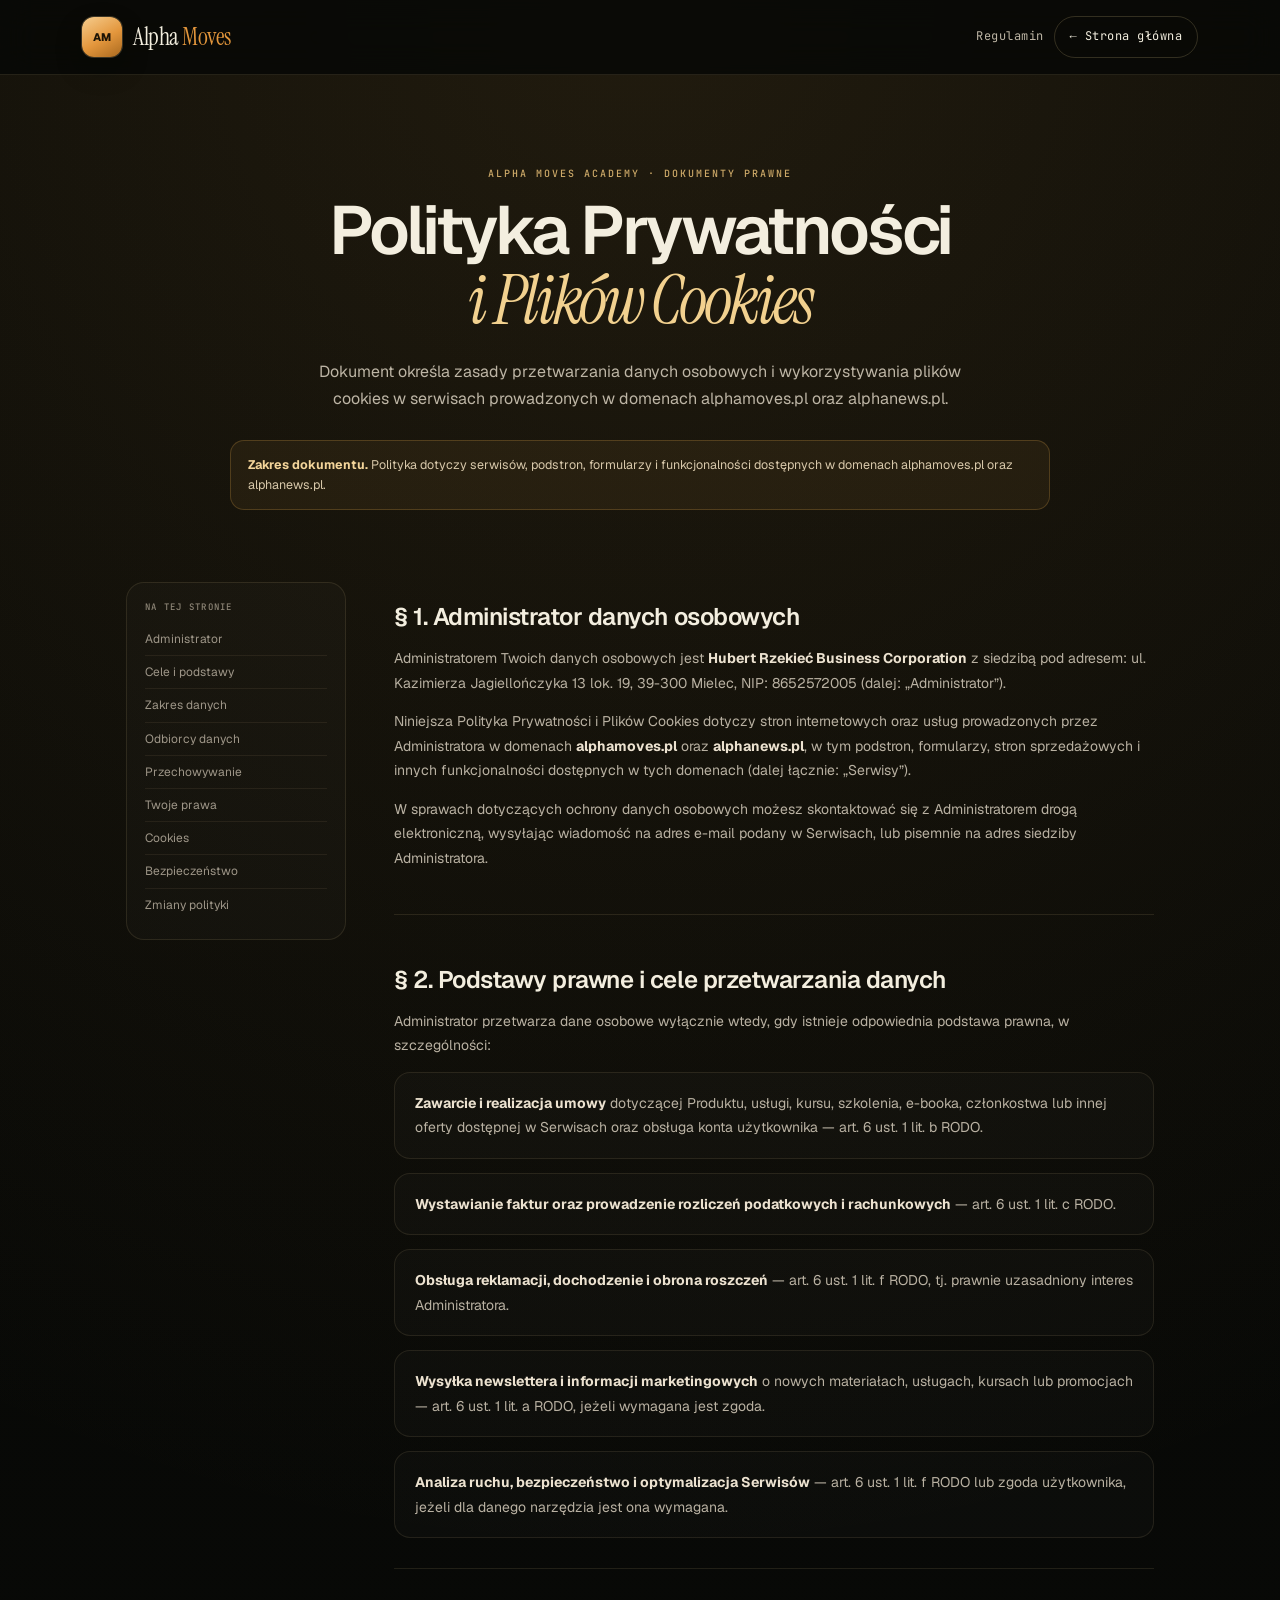
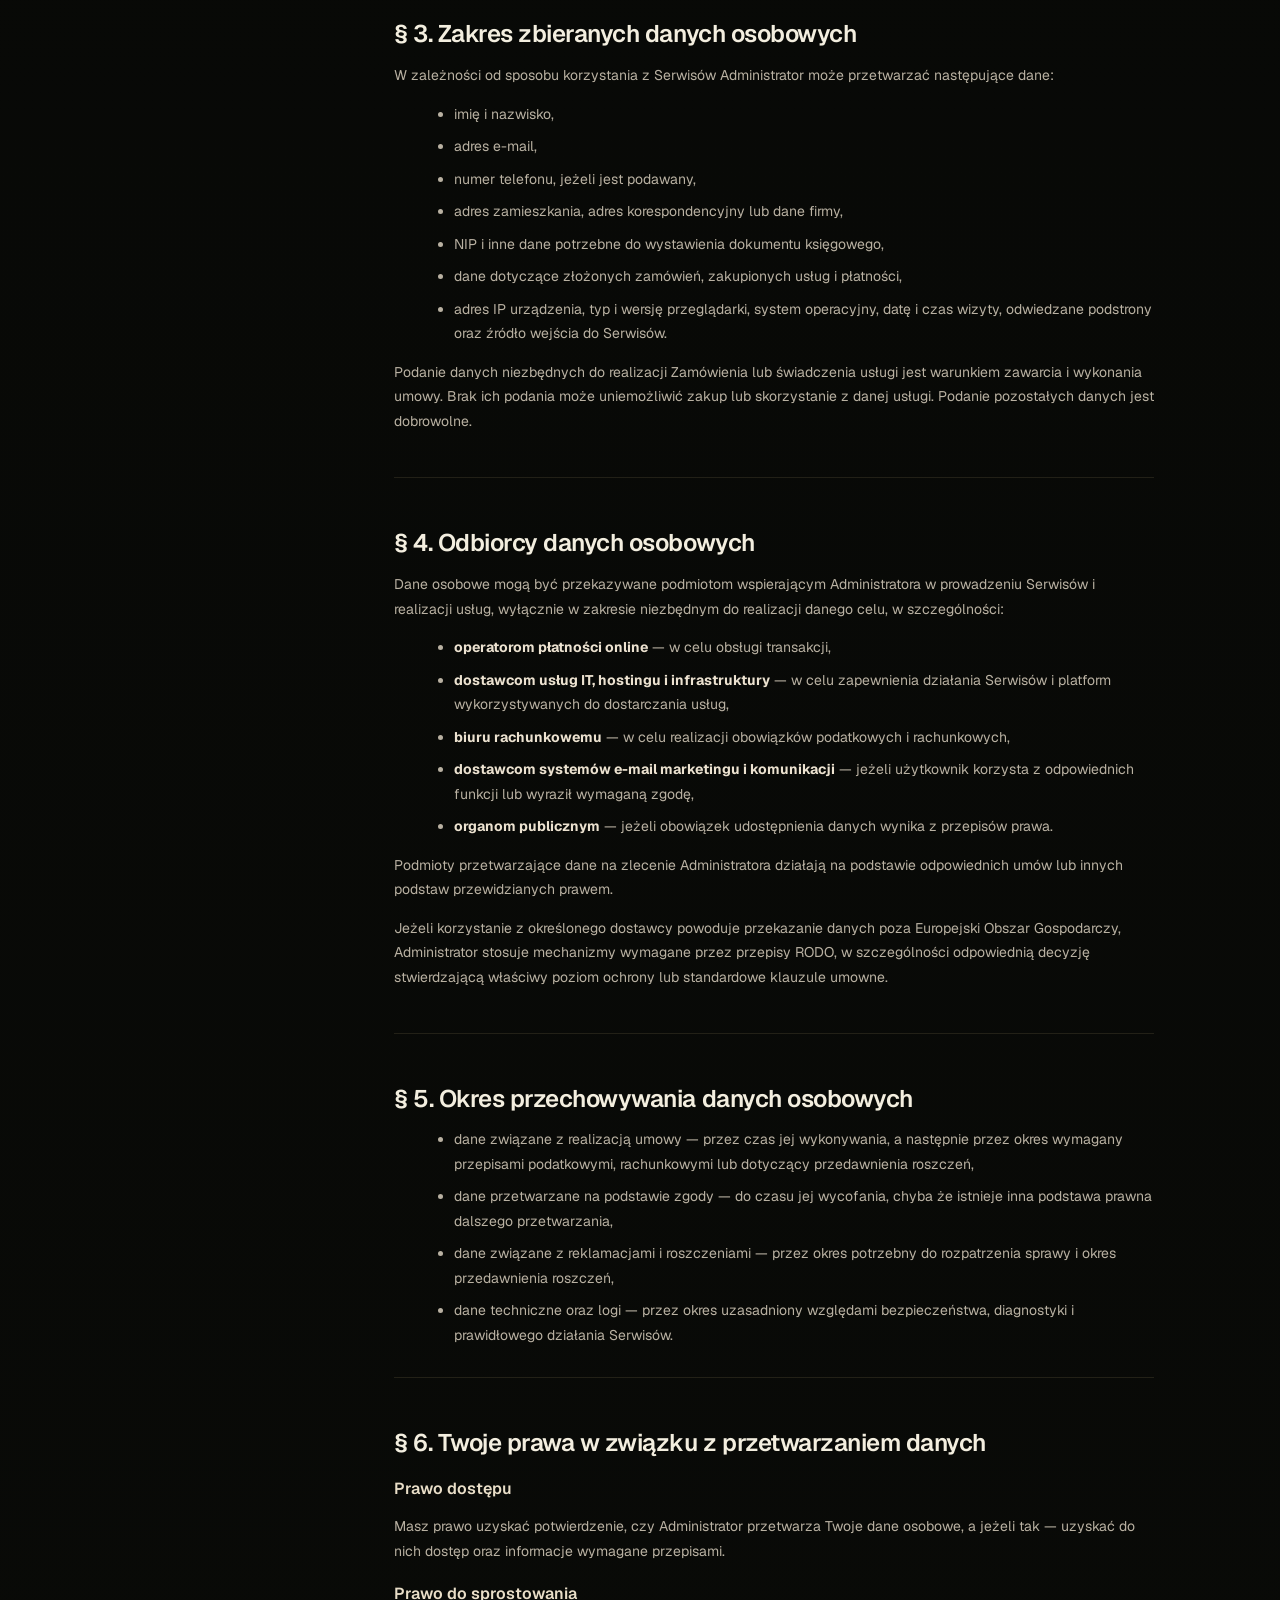
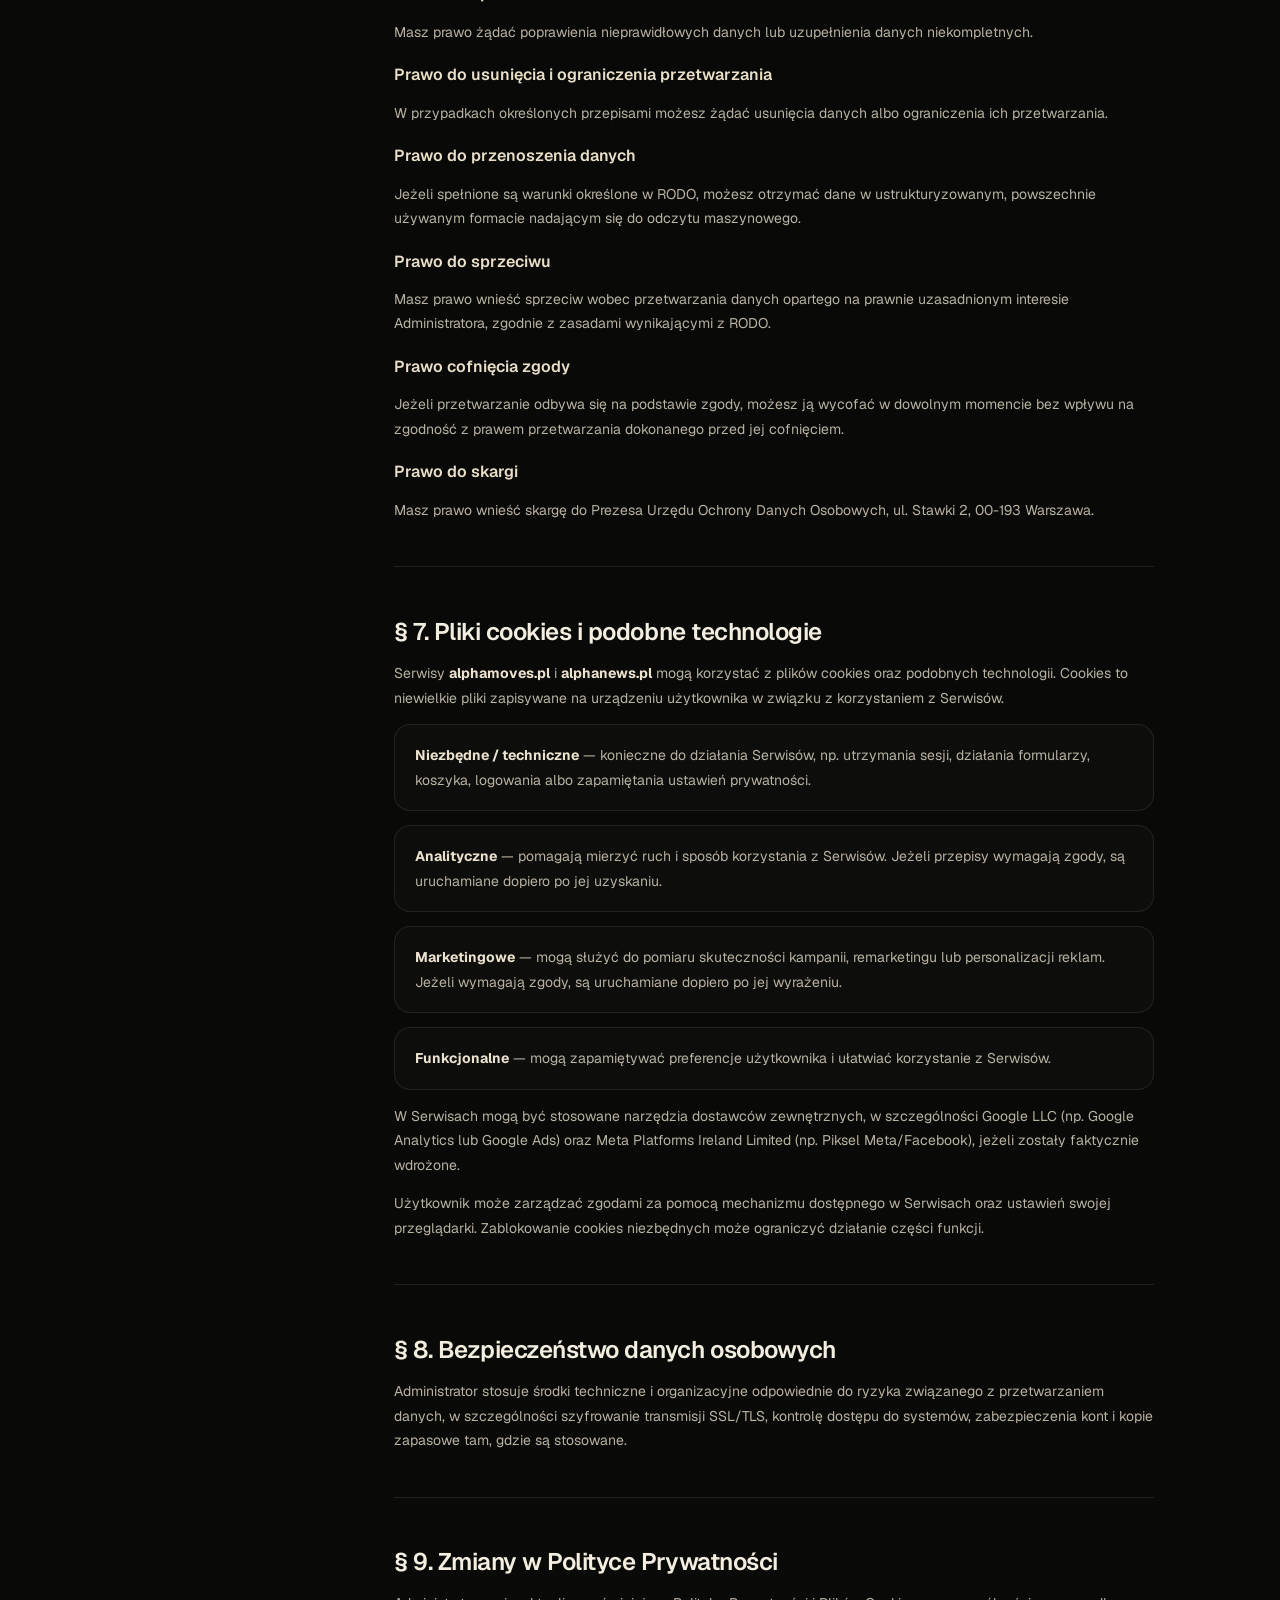
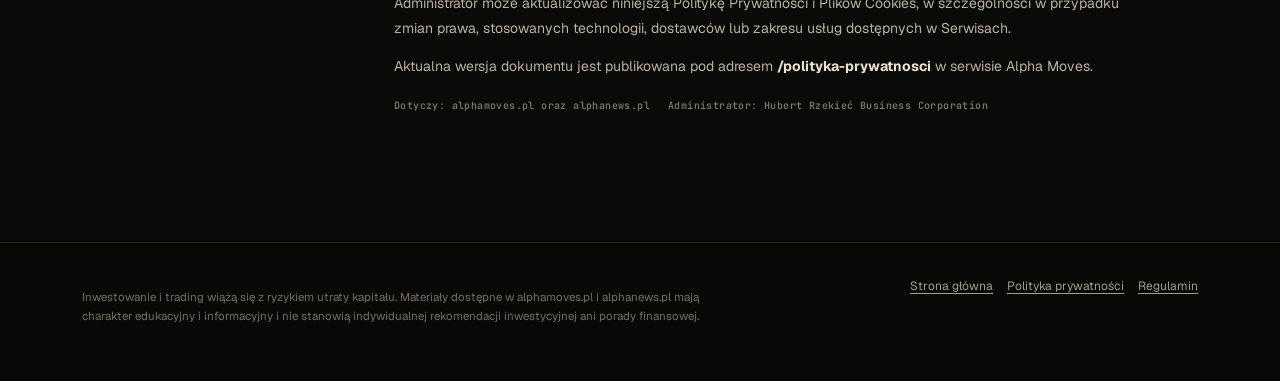
<file: polityka-prywatnosci.html>
<!DOCTYPE html>
<html lang="pl">
<head>
<meta charset="utf-8">
<meta name="viewport" content="width=device-width,initial-scale=1">
<meta name="theme-color" content="#0A0A08">
<title>Polityka prywatności i plików cookies — Alpha Moves Academy</title>
<meta name="description" content="Polityka prywatności i plików cookies Alpha Moves Academy.">
<link href="assets/fonts/fonts.css" rel="stylesheet"/>
<style>
:root{--gold:#E3963C;--gold-2:#F6CD8E;--gold-deep:#A9691F;--gold-ink:#1B1305;--font-serif:'Instrument Serif',serif;--font-display:'Geist',sans-serif;--font-body:'Geist',sans-serif;--font-mono:'JetBrains Mono',monospace;}
*,*::before,*::after{box-sizing:border-box;}
html{scroll-behavior:smooth;}
body{margin:0;background:#0A0A08;color:#F3EEDF;font-family:var(--font-body);line-height:1.6;-webkit-font-smoothing:antialiased;overflow-x:hidden;}
a{color:inherit;text-decoration:none;}
.container{width:100%;max-width:1180px;margin:0 auto;padding:0 32px;}
img{max-width:100%;display:block;}
@media(max-width:640px){.container{padding:0 20px;}}


/* ============ LEGAL PAGES / SINGLE-FILE ROUTER ============ */
.legal-page{display:none;min-height:100vh;background:
  radial-gradient(circle at 50% 0%,rgba(221,165,74,.12),transparent 30%),
  linear-gradient(180deg,#070806 0%,#0A0B08 100%);color:#F3EEDF;}
.legal-nav{position:sticky;top:0;z-index:40;background:rgba(7,8,6,.88);
  backdrop-filter:blur(16px) saturate(140%);border-bottom:1px solid rgba(244,213,154,.12);}
.legal-nav-inner{min-height:74px;display:flex;align-items:center;justify-content:space-between;gap:20px;}
.legal-brand{display:flex;align-items:center;gap:11px;font-family:var(--font-serif);font-size:24px;letter-spacing:-.02em;}
.legal-brand-mark{width:40px;height:40px;border-radius:12px;display:grid;place-items:center;
  background:linear-gradient(150deg,var(--gold-2),var(--gold) 55%,var(--gold-deep));
  color:var(--gold-ink);font:800 11px var(--font-display);
  box-shadow:0 0 0 1px rgba(244,213,154,.22),0 12px 28px rgba(0,0,0,.22);}
.legal-brand b{color:var(--gold);font-weight:400;}
.legal-nav-actions{display:flex;align-items:center;gap:10px;}
.legal-nav-actions a{font-size:12px;font-family:var(--font-mono);letter-spacing:.04em;color:#BDB5A5;}
.legal-nav-actions .legal-home{padding:10px 15px;border:1px solid rgba(244,213,154,.18);
  border-radius:999px;color:#F3EEDF;transition:.25s ease;}
.legal-nav-actions .legal-home:hover{border-color:rgba(244,213,154,.4);background:rgba(221,165,74,.07);}

.legal-hero{padding:92px 0 42px;text-align:center;}
.legal-overline{font:500 10px var(--font-mono);letter-spacing:.2em;text-transform:uppercase;color:#CDA968;}
.legal-title{max-width:880px;margin:16px auto 0;font:600 clamp(40px,6vw,68px)/1.02 var(--font-display);
  letter-spacing:-.045em;text-wrap:balance;}
.legal-title em{font-family:var(--font-serif);font-weight:400;font-style:italic;color:#F2D18F;}
.legal-lead{max-width:700px;margin:22px auto 0;color:#BDB5A5;font-size:16px;line-height:1.7;}
.legal-draft{max-width:820px;margin:28px auto 0;padding:14px 17px;border-radius:14px;
  border:1px solid rgba(221,165,74,.24);background:rgba(221,165,74,.07);color:#D8C8AA;
  font-size:12.5px;line-height:1.6;text-align:left;}
.legal-draft strong{color:#F4D59A;}

.legal-layout{display:grid;grid-template-columns:220px minmax(0,760px);gap:48px;
  justify-content:center;padding:30px 0 100px;}
.legal-toc{position:sticky;top:98px;align-self:start;border:1px solid rgba(244,213,154,.11);
  border-radius:18px;padding:18px;background:rgba(255,255,255,.018);}
.legal-toc-title{font:500 9px var(--font-mono);letter-spacing:.14em;text-transform:uppercase;color:#8F8778;margin-bottom:10px;}
.legal-toc a{display:block;padding:8px 0;color:#9E9688;font-size:12px;line-height:1.35;border-bottom:1px solid rgba(244,213,154,.07);}
.legal-toc a:last-child{border-bottom:0;}
.legal-toc a:hover{color:#F4D59A;}

.legal-content{min-width:0;}
.legal-section{padding:30px 0;border-top:1px solid rgba(244,213,154,.11);scroll-margin-top:96px;}
.legal-section:first-child{border-top:0;padding-top:0;}
.legal-section h2{font:600 24px/1.25 var(--font-display);letter-spacing:-.02em;color:#F3EEDF;margin-bottom:13px;}
.legal-section h3{font:600 16px/1.4 var(--font-display);color:#E9DEC8;margin:20px 0 8px;}
.legal-section p,.legal-section li{color:#B9B1A2;font-size:14px;line-height:1.75;}
.legal-section p+p{margin-top:12px;}
.legal-section ul,.legal-section ol{margin:12px 0 0 20px;}
.legal-section li+li{margin-top:8px;}
.legal-section strong{color:#ECE2D0;}
.legal-placeholder{color:#F4D59A!important;font-family:var(--font-mono);font-size:12px!important;}
.legal-card{margin-top:14px;padding:18px 20px;border-radius:16px;border:1px solid rgba(244,213,154,.1);
  background:rgba(255,255,255,.02);}
.legal-card p{margin:0;}
.legal-meta{display:flex;flex-wrap:wrap;gap:8px 18px;margin-top:20px;color:#817A6D;font:500 10px var(--font-mono);letter-spacing:.04em;}

.legal-footer{border-top:1px solid rgba(244,213,154,.12);padding:34px 0 44px;background:#080907;}
.legal-footer-inner{display:flex;align-items:flex-start;justify-content:space-between;gap:28px;flex-wrap:wrap;}
.legal-footer p{font-size:11.5px;color:#746E62;max-width:650px;line-height:1.6;}
.legal-footer-links{display:flex;gap:14px;flex-wrap:wrap;}
.legal-footer-links a{font-size:12px;color:#A49B8A;text-decoration:underline;text-underline-offset:3px;}
.legal-footer-links a:hover{color:#F4D59A;}

@media (max-width:820px){
  .legal-layout{grid-template-columns:1fr;gap:18px;padding-bottom:72px;}
  .legal-toc{position:static;display:flex;gap:8px;overflow:auto;padding:10px 12px;border-radius:14px;}
  .legal-toc-title{display:none;}
  .legal-toc a{white-space:nowrap;border:0;padding:7px 10px;background:rgba(255,255,255,.025);border-radius:999px;}
}
@media (max-width:640px){
  .legal-nav-inner{min-height:64px;}
  .legal-brand{font-size:20px;}
  .legal-brand-mark{width:36px;height:36px;}
  .legal-nav-actions>a:not(.legal-home){display:none;}
  .legal-home{font-size:11px!important;padding:9px 12px!important;}
  .legal-hero{padding:66px 0 28px;}
  .legal-title{font-size:clamp(36px,11vw,50px);}
  .legal-lead{font-size:14px;}
  .legal-draft{font-size:11.5px;}
  .legal-section{padding:24px 0;}
  .legal-section h2{font-size:21px;}
  .legal-section p,.legal-section li{font-size:13px;}
}

.legal-page{display:block !important;}
</style>
</head>
<body>
<section aria-labelledby="privacyTitle" class="legal-page" id="privacyPage">
<nav class="legal-nav">
<div class="container legal-nav-inner">
<a class="legal-brand" data-legal-home="" href="index.html">
<span class="legal-brand-mark">AM</span><span>Alpha <b>Moves</b></span>
</a>
<div class="legal-nav-actions">
<a data-legal-link="terms" href="regulamin.html">Regulamin</a>
<a class="legal-home" data-legal-home="" href="index.html">← Strona główna</a>
</div>
</div>
</nav>
<header class="legal-hero">
<div class="container">
<div class="legal-overline">Alpha Moves Academy · Dokumenty prawne</div>
<h1 class="legal-title" id="privacyTitle">Polityka Prywatności <em>i Plików Cookies</em></h1>
<p class="legal-lead">Dokument określa zasady przetwarzania danych osobowych i wykorzystywania plików cookies w serwisach prowadzonych w domenach alphamoves.pl oraz alphanews.pl.</p>
<div class="legal-draft"><strong>Zakres dokumentu.</strong> Polityka dotyczy serwisów, podstron, formularzy i funkcjonalności dostępnych w domenach alphamoves.pl oraz alphanews.pl.</div>
</div>
</header>
<main class="container legal-layout">
<aside aria-label="Spis treści" class="legal-toc">
<div class="legal-toc-title">Na tej stronie</div>
<a href="polityka-prywatnosci.html#pp-1">Administrator</a>
<a href="polityka-prywatnosci.html#pp-2">Cele i podstawy</a>
<a href="polityka-prywatnosci.html#pp-3">Zakres danych</a>
<a href="polityka-prywatnosci.html#pp-4">Odbiorcy danych</a>
<a href="polityka-prywatnosci.html#pp-5">Przechowywanie</a>
<a href="polityka-prywatnosci.html#pp-6">Twoje prawa</a>
<a href="polityka-prywatnosci.html#pp-7">Cookies</a>
<a href="polityka-prywatnosci.html#pp-8">Bezpieczeństwo</a>
<a href="polityka-prywatnosci.html#pp-9">Zmiany polityki</a>
</aside>
<article class="legal-content">
<section class="legal-section" id="pp-1">
<h2>§ 1. Administrator danych osobowych</h2>
<p>Administratorem Twoich danych osobowych jest <strong>Hubert Rzekieć Business Corporation</strong> z siedzibą pod adresem: ul. Kazimierza Jagiellończyka 13 lok. 19, 39-300 Mielec, NIP: 8652572005 (dalej: „Administrator”).</p>
<p>Niniejsza Polityka Prywatności i Plików Cookies dotyczy stron internetowych oraz usług prowadzonych przez Administratora w domenach <strong>alphamoves.pl</strong> oraz <strong>alphanews.pl</strong>, w tym podstron, formularzy, stron sprzedażowych i innych funkcjonalności dostępnych w tych domenach (dalej łącznie: „Serwisy”).</p>
<p>W sprawach dotyczących ochrony danych osobowych możesz skontaktować się z Administratorem drogą elektroniczną, wysyłając wiadomość na adres e-mail podany w Serwisach, lub pisemnie na adres siedziby Administratora.</p>
</section>
<section class="legal-section" id="pp-2">
<h2>§ 2. Podstawy prawne i cele przetwarzania danych</h2>
<p>Administrator przetwarza dane osobowe wyłącznie wtedy, gdy istnieje odpowiednia podstawa prawna, w szczególności:</p>
<div class="legal-card"><p><strong>Zawarcie i realizacja umowy</strong> dotyczącej Produktu, usługi, kursu, szkolenia, e-booka, członkostwa lub innej oferty dostępnej w Serwisach oraz obsługa konta użytkownika — art. 6 ust. 1 lit. b RODO.</p></div>
<div class="legal-card"><p><strong>Wystawianie faktur oraz prowadzenie rozliczeń podatkowych i rachunkowych</strong> — art. 6 ust. 1 lit. c RODO.</p></div>
<div class="legal-card"><p><strong>Obsługa reklamacji, dochodzenie i obrona roszczeń</strong> — art. 6 ust. 1 lit. f RODO, tj. prawnie uzasadniony interes Administratora.</p></div>
<div class="legal-card"><p><strong>Wysyłka newslettera i informacji marketingowych</strong> o nowych materiałach, usługach, kursach lub promocjach — art. 6 ust. 1 lit. a RODO, jeżeli wymagana jest zgoda.</p></div>
<div class="legal-card"><p><strong>Analiza ruchu, bezpieczeństwo i optymalizacja Serwisów</strong> — art. 6 ust. 1 lit. f RODO lub zgoda użytkownika, jeżeli dla danego narzędzia jest ona wymagana.</p></div>
</section>
<section class="legal-section" id="pp-3">
<h2>§ 3. Zakres zbieranych danych osobowych</h2>
<p>W zależności od sposobu korzystania z Serwisów Administrator może przetwarzać następujące dane:</p>
<ul>
<li>imię i nazwisko,</li>
<li>adres e-mail,</li>
<li>numer telefonu, jeżeli jest podawany,</li>
<li>adres zamieszkania, adres korespondencyjny lub dane firmy,</li>
<li>NIP i inne dane potrzebne do wystawienia dokumentu księgowego,</li>
<li>dane dotyczące złożonych zamówień, zakupionych usług i płatności,</li>
<li>adres IP urządzenia, typ i wersję przeglądarki, system operacyjny, datę i czas wizyty, odwiedzane podstrony oraz źródło wejścia do Serwisów.</li>
</ul>
<p>Podanie danych niezbędnych do realizacji Zamówienia lub świadczenia usługi jest warunkiem zawarcia i wykonania umowy. Brak ich podania może uniemożliwić zakup lub skorzystanie z danej usługi. Podanie pozostałych danych jest dobrowolne.</p>
</section>
<section class="legal-section" id="pp-4">
<h2>§ 4. Odbiorcy danych osobowych</h2>
<p>Dane osobowe mogą być przekazywane podmiotom wspierającym Administratora w prowadzeniu Serwisów i realizacji usług, wyłącznie w zakresie niezbędnym do realizacji danego celu, w szczególności:</p>
<ul>
<li><strong>operatorom płatności online</strong> — w celu obsługi transakcji,</li>
<li><strong>dostawcom usług IT, hostingu i infrastruktury</strong> — w celu zapewnienia działania Serwisów i platform wykorzystywanych do dostarczania usług,</li>
<li><strong>biuru rachunkowemu</strong> — w celu realizacji obowiązków podatkowych i rachunkowych,</li>
<li><strong>dostawcom systemów e-mail marketingu i komunikacji</strong> — jeżeli użytkownik korzysta z odpowiednich funkcji lub wyraził wymaganą zgodę,</li>
<li><strong>organom publicznym</strong> — jeżeli obowiązek udostępnienia danych wynika z przepisów prawa.</li>
</ul>
<p>Podmioty przetwarzające dane na zlecenie Administratora działają na podstawie odpowiednich umów lub innych podstaw przewidzianych prawem.</p>
<p>Jeżeli korzystanie z określonego dostawcy powoduje przekazanie danych poza Europejski Obszar Gospodarczy, Administrator stosuje mechanizmy wymagane przez przepisy RODO, w szczególności odpowiednią decyzję stwierdzającą właściwy poziom ochrony lub standardowe klauzule umowne.</p>
</section>
<section class="legal-section" id="pp-5">
<h2>§ 5. Okres przechowywania danych osobowych</h2>
<ul>
<li>dane związane z realizacją umowy — przez czas jej wykonywania, a następnie przez okres wymagany przepisami podatkowymi, rachunkowymi lub dotyczący przedawnienia roszczeń,</li>
<li>dane przetwarzane na podstawie zgody — do czasu jej wycofania, chyba że istnieje inna podstawa prawna dalszego przetwarzania,</li>
<li>dane związane z reklamacjami i roszczeniami — przez okres potrzebny do rozpatrzenia sprawy i okres przedawnienia roszczeń,</li>
<li>dane techniczne oraz logi — przez okres uzasadniony względami bezpieczeństwa, diagnostyki i prawidłowego działania Serwisów.</li>
</ul>
</section>
<section class="legal-section" id="pp-6">
<h2>§ 6. Twoje prawa w związku z przetwarzaniem danych</h2>
<h3>Prawo dostępu</h3>
<p>Masz prawo uzyskać potwierdzenie, czy Administrator przetwarza Twoje dane osobowe, a jeżeli tak — uzyskać do nich dostęp oraz informacje wymagane przepisami.</p>
<h3>Prawo do sprostowania</h3>
<p>Masz prawo żądać poprawienia nieprawidłowych danych lub uzupełnienia danych niekompletnych.</p>
<h3>Prawo do usunięcia i ograniczenia przetwarzania</h3>
<p>W przypadkach określonych przepisami możesz żądać usunięcia danych albo ograniczenia ich przetwarzania.</p>
<h3>Prawo do przenoszenia danych</h3>
<p>Jeżeli spełnione są warunki określone w RODO, możesz otrzymać dane w ustrukturyzowanym, powszechnie używanym formacie nadającym się do odczytu maszynowego.</p>
<h3>Prawo do sprzeciwu</h3>
<p>Masz prawo wnieść sprzeciw wobec przetwarzania danych opartego na prawnie uzasadnionym interesie Administratora, zgodnie z zasadami wynikającymi z RODO.</p>
<h3>Prawo cofnięcia zgody</h3>
<p>Jeżeli przetwarzanie odbywa się na podstawie zgody, możesz ją wycofać w dowolnym momencie bez wpływu na zgodność z prawem przetwarzania dokonanego przed jej cofnięciem.</p>
<h3>Prawo do skargi</h3>
<p>Masz prawo wnieść skargę do Prezesa Urzędu Ochrony Danych Osobowych, ul. Stawki 2, 00-193 Warszawa.</p>
</section>
<section class="legal-section" id="pp-7">
<h2>§ 7. Pliki cookies i podobne technologie</h2>
<p>Serwisy <strong>alphamoves.pl</strong> i <strong>alphanews.pl</strong> mogą korzystać z plików cookies oraz podobnych technologii. Cookies to niewielkie pliki zapisywane na urządzeniu użytkownika w związku z korzystaniem z Serwisów.</p>
<div class="legal-card"><p><strong>Niezbędne / techniczne</strong> — konieczne do działania Serwisów, np. utrzymania sesji, działania formularzy, koszyka, logowania albo zapamiętania ustawień prywatności.</p></div>
<div class="legal-card"><p><strong>Analityczne</strong> — pomagają mierzyć ruch i sposób korzystania z Serwisów. Jeżeli przepisy wymagają zgody, są uruchamiane dopiero po jej uzyskaniu.</p></div>
<div class="legal-card"><p><strong>Marketingowe</strong> — mogą służyć do pomiaru skuteczności kampanii, remarketingu lub personalizacji reklam. Jeżeli wymagają zgody, są uruchamiane dopiero po jej wyrażeniu.</p></div>
<div class="legal-card"><p><strong>Funkcjonalne</strong> — mogą zapamiętywać preferencje użytkownika i ułatwiać korzystanie z Serwisów.</p></div>
<p>W Serwisach mogą być stosowane narzędzia dostawców zewnętrznych, w szczególności Google LLC (np. Google Analytics lub Google Ads) oraz Meta Platforms Ireland Limited (np. Piksel Meta/Facebook), jeżeli zostały faktycznie wdrożone.</p>
<p>Użytkownik może zarządzać zgodami za pomocą mechanizmu dostępnego w Serwisach oraz ustawień swojej przeglądarki. Zablokowanie cookies niezbędnych może ograniczyć działanie części funkcji.</p>
</section>
<section class="legal-section" id="pp-8">
<h2>§ 8. Bezpieczeństwo danych osobowych</h2>
<p>Administrator stosuje środki techniczne i organizacyjne odpowiednie do ryzyka związanego z przetwarzaniem danych, w szczególności szyfrowanie transmisji SSL/TLS, kontrolę dostępu do systemów, zabezpieczenia kont i kopie zapasowe tam, gdzie są stosowane.</p>
</section>
<section class="legal-section" id="pp-9">
<h2>§ 9. Zmiany w Polityce Prywatności</h2>
<p>Administrator może aktualizować niniejszą Politykę Prywatności i Plików Cookies, w szczególności w przypadku zmian prawa, stosowanych technologii, dostawców lub zakresu usług dostępnych w Serwisach.</p>
<p>Aktualna wersja dokumentu jest publikowana pod adresem <strong>/polityka-prywatnosci</strong> w serwisie Alpha Moves.</p>
<div class="legal-meta"><span>Dotyczy: alphamoves.pl oraz alphanews.pl</span><span>Administrator: Hubert Rzekieć Business Corporation</span></div>
</section>
</article>
</main>
<footer class="legal-footer">
<div class="container legal-footer-inner">
<p>Inwestowanie i trading wiążą się z ryzykiem utraty kapitału. Materiały dostępne w alphamoves.pl i alphanews.pl mają charakter edukacyjny i informacyjny i nie stanowią indywidualnej rekomendacji inwestycyjnej ani porady finansowej.</p>
<div class="legal-footer-links">
<a data-legal-home="" href="index.html">Strona główna</a>
<a data-legal-link="privacy" href="polityka-prywatnosci.html">Polityka prywatności</a>
<a data-legal-link="terms" href="regulamin.html">Regulamin</a>
</div>
</div>
</footer>
</section>
<script src="assets/js/alphamoves-legal-i18n.js"></script>
</body>
</html>
</file>
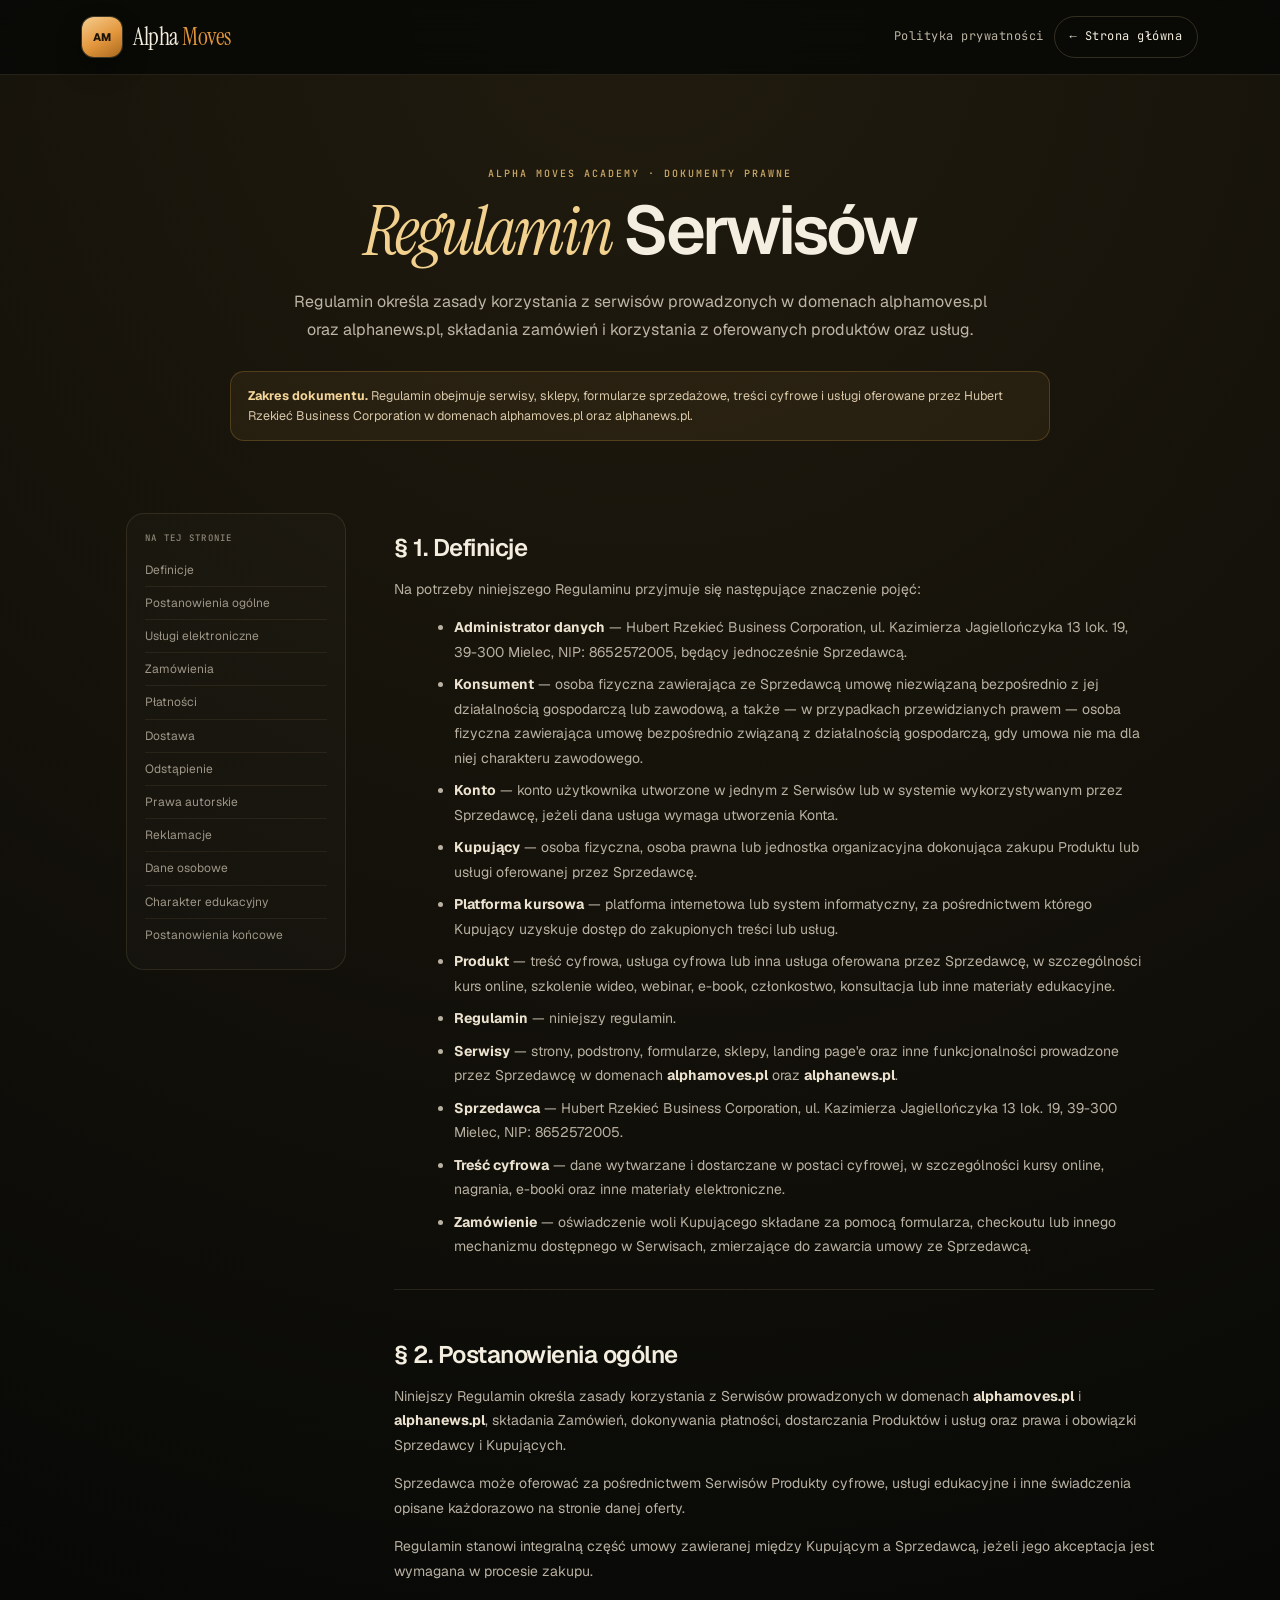
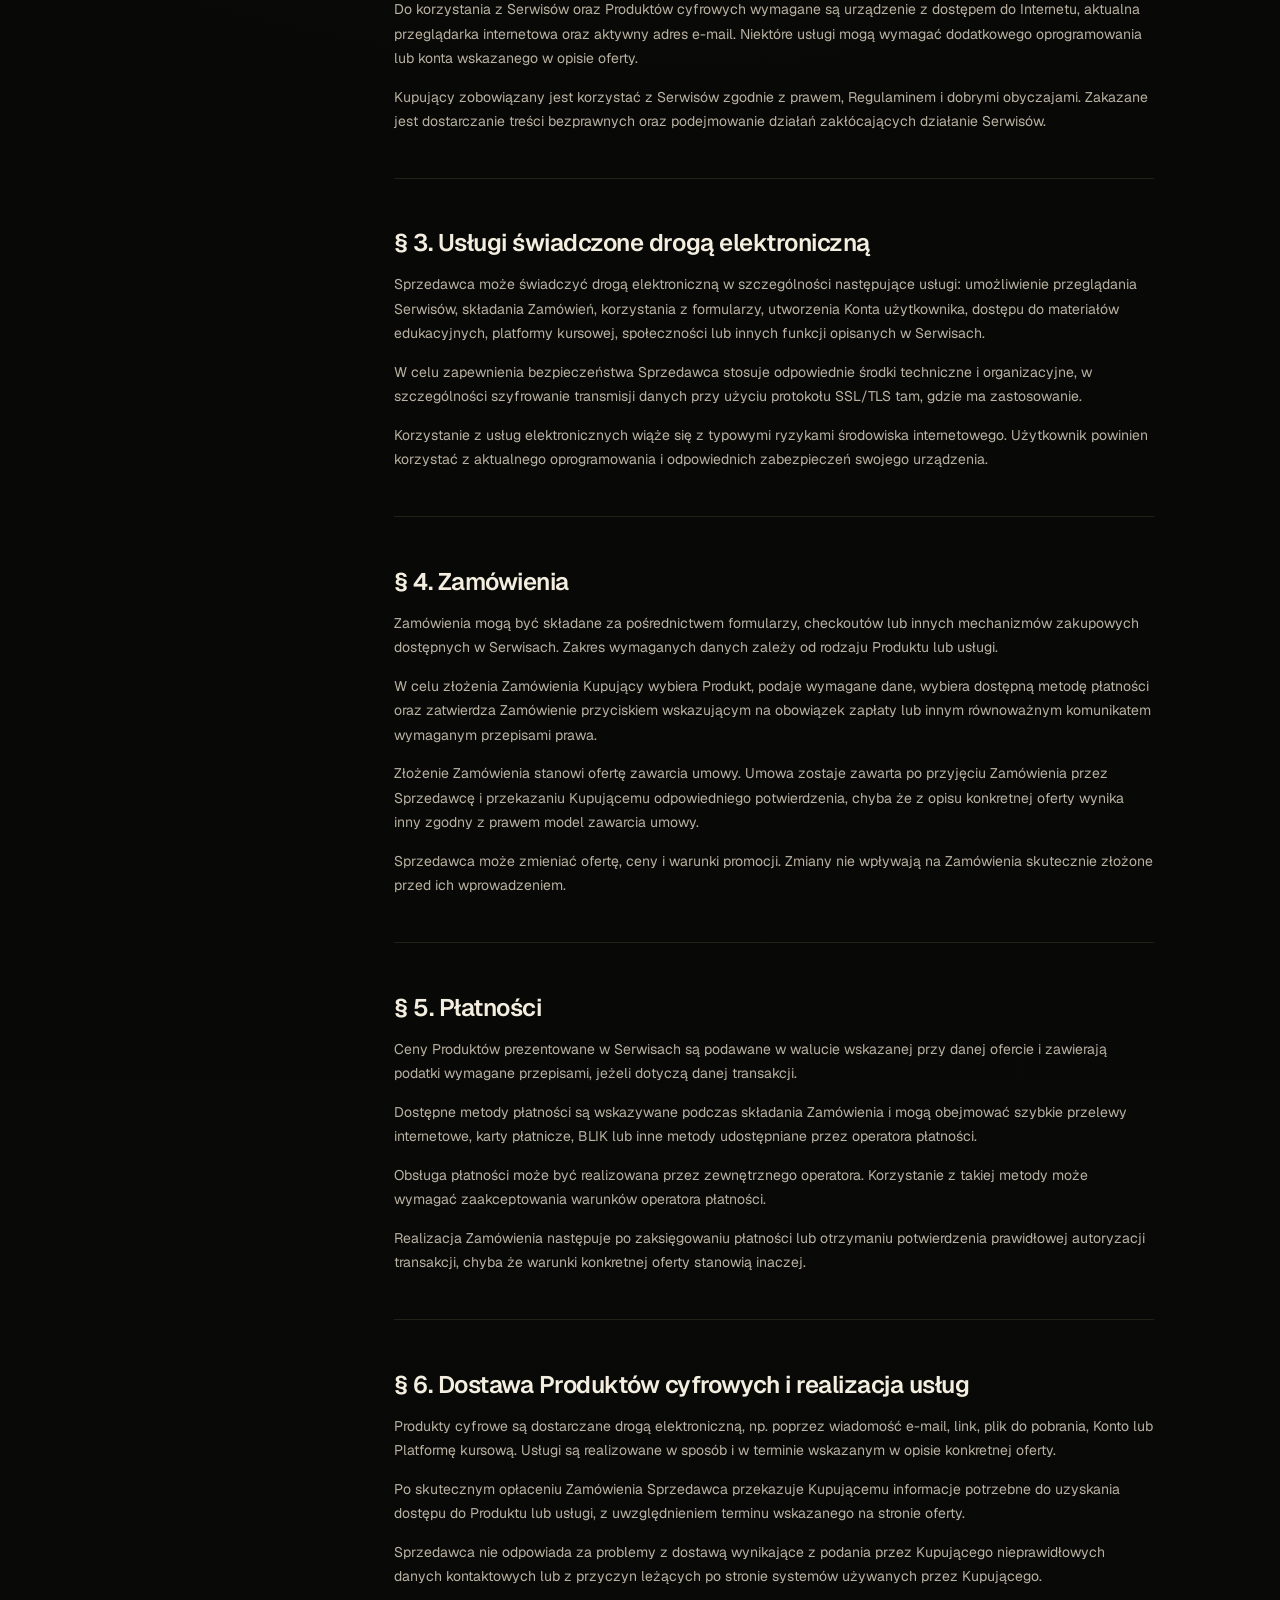
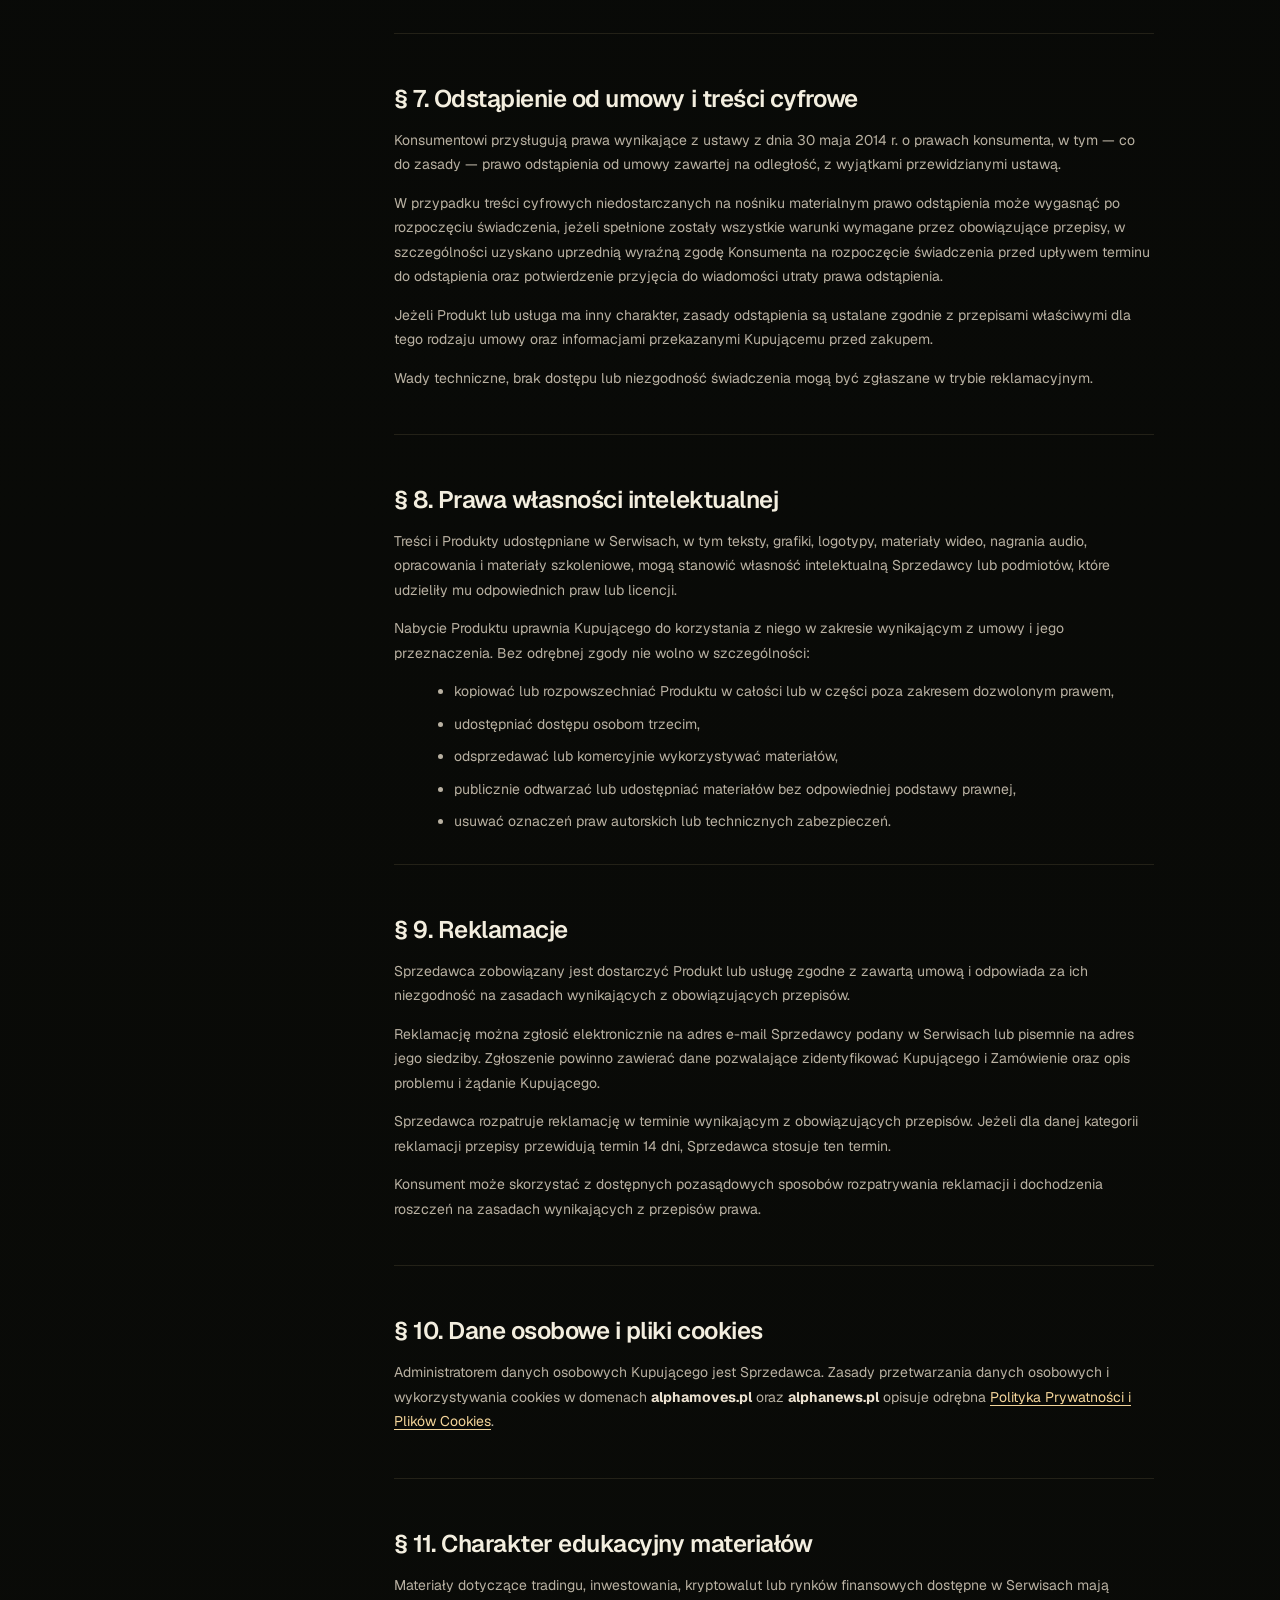
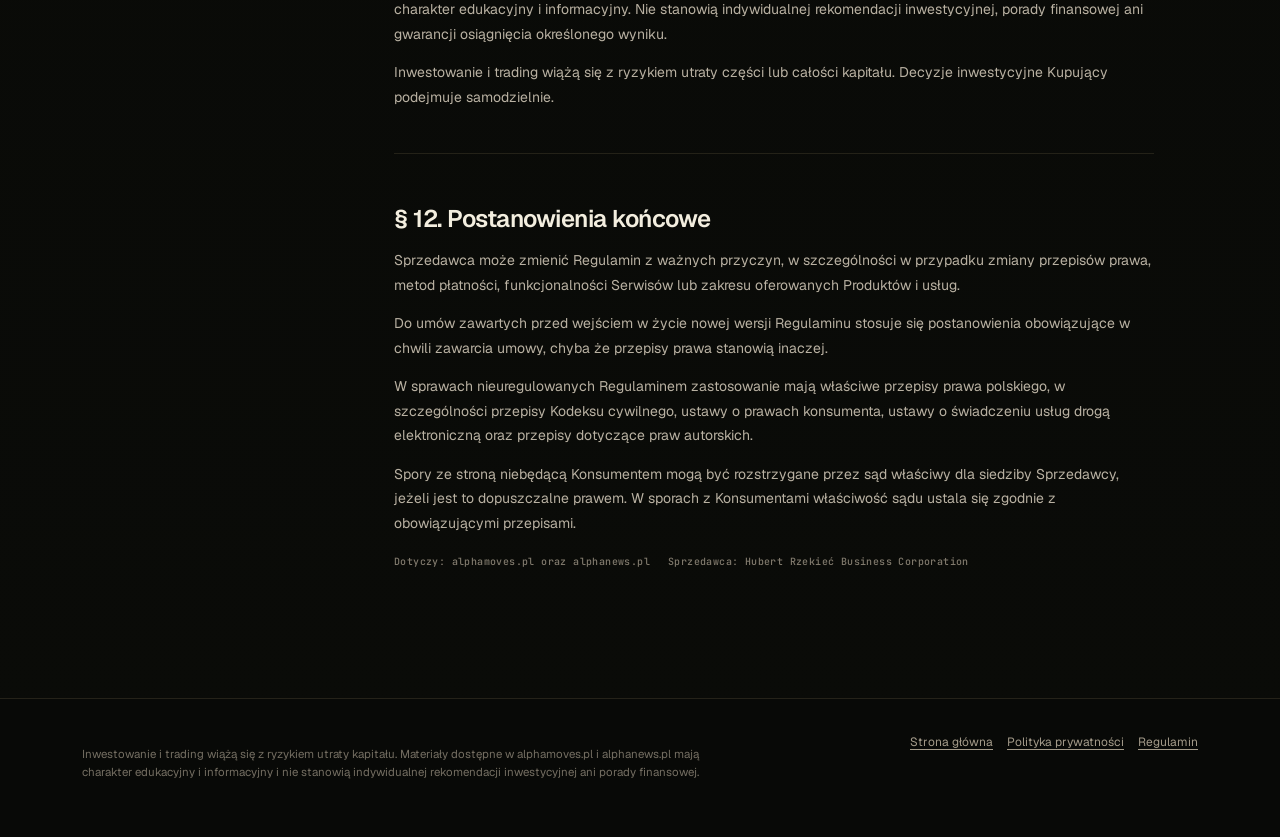
<file: regulamin.html>
<!DOCTYPE html>
<html lang="pl">
<head>
<meta charset="utf-8">
<meta name="viewport" content="width=device-width,initial-scale=1">
<meta name="theme-color" content="#0A0A08">
<title>Regulamin serwisów — Alpha Moves Academy</title>
<meta name="description" content="Regulamin serwisów Alpha Moves Academy.">
<link href="assets/fonts/fonts.css" rel="stylesheet"/>
<style>
:root{--gold:#E3963C;--gold-2:#F6CD8E;--gold-deep:#A9691F;--gold-ink:#1B1305;--font-serif:'Instrument Serif',serif;--font-display:'Geist',sans-serif;--font-body:'Geist',sans-serif;--font-mono:'JetBrains Mono',monospace;}
*,*::before,*::after{box-sizing:border-box;}
html{scroll-behavior:smooth;}
body{margin:0;background:#0A0A08;color:#F3EEDF;font-family:var(--font-body);line-height:1.6;-webkit-font-smoothing:antialiased;overflow-x:hidden;}
a{color:inherit;text-decoration:none;}
.container{width:100%;max-width:1180px;margin:0 auto;padding:0 32px;}
img{max-width:100%;display:block;}
@media(max-width:640px){.container{padding:0 20px;}}


/* ============ LEGAL PAGES / SINGLE-FILE ROUTER ============ */
.legal-page{display:none;min-height:100vh;background:
  radial-gradient(circle at 50% 0%,rgba(221,165,74,.12),transparent 30%),
  linear-gradient(180deg,#070806 0%,#0A0B08 100%);color:#F3EEDF;}
.legal-nav{position:sticky;top:0;z-index:40;background:rgba(7,8,6,.88);
  backdrop-filter:blur(16px) saturate(140%);border-bottom:1px solid rgba(244,213,154,.12);}
.legal-nav-inner{min-height:74px;display:flex;align-items:center;justify-content:space-between;gap:20px;}
.legal-brand{display:flex;align-items:center;gap:11px;font-family:var(--font-serif);font-size:24px;letter-spacing:-.02em;}
.legal-brand-mark{width:40px;height:40px;border-radius:12px;display:grid;place-items:center;
  background:linear-gradient(150deg,var(--gold-2),var(--gold) 55%,var(--gold-deep));
  color:var(--gold-ink);font:800 11px var(--font-display);
  box-shadow:0 0 0 1px rgba(244,213,154,.22),0 12px 28px rgba(0,0,0,.22);}
.legal-brand b{color:var(--gold);font-weight:400;}
.legal-nav-actions{display:flex;align-items:center;gap:10px;}
.legal-nav-actions a{font-size:12px;font-family:var(--font-mono);letter-spacing:.04em;color:#BDB5A5;}
.legal-nav-actions .legal-home{padding:10px 15px;border:1px solid rgba(244,213,154,.18);
  border-radius:999px;color:#F3EEDF;transition:.25s ease;}
.legal-nav-actions .legal-home:hover{border-color:rgba(244,213,154,.4);background:rgba(221,165,74,.07);}

.legal-hero{padding:92px 0 42px;text-align:center;}
.legal-overline{font:500 10px var(--font-mono);letter-spacing:.2em;text-transform:uppercase;color:#CDA968;}
.legal-title{max-width:880px;margin:16px auto 0;font:600 clamp(40px,6vw,68px)/1.02 var(--font-display);
  letter-spacing:-.045em;text-wrap:balance;}
.legal-title em{font-family:var(--font-serif);font-weight:400;font-style:italic;color:#F2D18F;}
.legal-lead{max-width:700px;margin:22px auto 0;color:#BDB5A5;font-size:16px;line-height:1.7;}
.legal-draft{max-width:820px;margin:28px auto 0;padding:14px 17px;border-radius:14px;
  border:1px solid rgba(221,165,74,.24);background:rgba(221,165,74,.07);color:#D8C8AA;
  font-size:12.5px;line-height:1.6;text-align:left;}
.legal-draft strong{color:#F4D59A;}

.legal-layout{display:grid;grid-template-columns:220px minmax(0,760px);gap:48px;
  justify-content:center;padding:30px 0 100px;}
.legal-toc{position:sticky;top:98px;align-self:start;border:1px solid rgba(244,213,154,.11);
  border-radius:18px;padding:18px;background:rgba(255,255,255,.018);}
.legal-toc-title{font:500 9px var(--font-mono);letter-spacing:.14em;text-transform:uppercase;color:#8F8778;margin-bottom:10px;}
.legal-toc a{display:block;padding:8px 0;color:#9E9688;font-size:12px;line-height:1.35;border-bottom:1px solid rgba(244,213,154,.07);}
.legal-toc a:last-child{border-bottom:0;}
.legal-toc a:hover{color:#F4D59A;}

.legal-content{min-width:0;}
.legal-section{padding:30px 0;border-top:1px solid rgba(244,213,154,.11);scroll-margin-top:96px;}
.legal-section:first-child{border-top:0;padding-top:0;}
.legal-section h2{font:600 24px/1.25 var(--font-display);letter-spacing:-.02em;color:#F3EEDF;margin-bottom:13px;}
.legal-section h3{font:600 16px/1.4 var(--font-display);color:#E9DEC8;margin:20px 0 8px;}
.legal-section p,.legal-section li{color:#B9B1A2;font-size:14px;line-height:1.75;}
.legal-section p+p{margin-top:12px;}
.legal-section ul,.legal-section ol{margin:12px 0 0 20px;}
.legal-section li+li{margin-top:8px;}
.legal-section strong{color:#ECE2D0;}
.legal-placeholder{color:#F4D59A!important;font-family:var(--font-mono);font-size:12px!important;}
.legal-card{margin-top:14px;padding:18px 20px;border-radius:16px;border:1px solid rgba(244,213,154,.1);
  background:rgba(255,255,255,.02);}
.legal-card p{margin:0;}
.legal-meta{display:flex;flex-wrap:wrap;gap:8px 18px;margin-top:20px;color:#817A6D;font:500 10px var(--font-mono);letter-spacing:.04em;}

.legal-footer{border-top:1px solid rgba(244,213,154,.12);padding:34px 0 44px;background:#080907;}
.legal-footer-inner{display:flex;align-items:flex-start;justify-content:space-between;gap:28px;flex-wrap:wrap;}
.legal-footer p{font-size:11.5px;color:#746E62;max-width:650px;line-height:1.6;}
.legal-footer-links{display:flex;gap:14px;flex-wrap:wrap;}
.legal-footer-links a{font-size:12px;color:#A49B8A;text-decoration:underline;text-underline-offset:3px;}
.legal-footer-links a:hover{color:#F4D59A;}

@media (max-width:820px){
  .legal-layout{grid-template-columns:1fr;gap:18px;padding-bottom:72px;}
  .legal-toc{position:static;display:flex;gap:8px;overflow:auto;padding:10px 12px;border-radius:14px;}
  .legal-toc-title{display:none;}
  .legal-toc a{white-space:nowrap;border:0;padding:7px 10px;background:rgba(255,255,255,.025);border-radius:999px;}
}
@media (max-width:640px){
  .legal-nav-inner{min-height:64px;}
  .legal-brand{font-size:20px;}
  .legal-brand-mark{width:36px;height:36px;}
  .legal-nav-actions>a:not(.legal-home){display:none;}
  .legal-home{font-size:11px!important;padding:9px 12px!important;}
  .legal-hero{padding:66px 0 28px;}
  .legal-title{font-size:clamp(36px,11vw,50px);}
  .legal-lead{font-size:14px;}
  .legal-draft{font-size:11.5px;}
  .legal-section{padding:24px 0;}
  .legal-section h2{font-size:21px;}
  .legal-section p,.legal-section li{font-size:13px;}
}

.legal-page{display:block !important;}
</style>
</head>
<body>
<section aria-labelledby="termsTitle" class="legal-page" id="termsPage">
<nav class="legal-nav">
<div class="container legal-nav-inner">
<a class="legal-brand" data-legal-home="" href="index.html">
<span class="legal-brand-mark">AM</span><span>Alpha <b>Moves</b></span>
</a>
<div class="legal-nav-actions">
<a data-legal-link="privacy" href="polityka-prywatnosci.html">Polityka prywatności</a>
<a class="legal-home" data-legal-home="" href="index.html">← Strona główna</a>
</div>
</div>
</nav>
<header class="legal-hero">
<div class="container">
<div class="legal-overline">Alpha Moves Academy · Dokumenty prawne</div>
<h1 class="legal-title" id="termsTitle"><em>Regulamin</em> Serwisów</h1>
<p class="legal-lead">Regulamin określa zasady korzystania z serwisów prowadzonych w domenach alphamoves.pl oraz alphanews.pl, składania zamówień i korzystania z oferowanych produktów oraz usług.</p>
<div class="legal-draft"><strong>Zakres dokumentu.</strong> Regulamin obejmuje serwisy, sklepy, formularze sprzedażowe, treści cyfrowe i usługi oferowane przez Hubert Rzekieć Business Corporation w domenach alphamoves.pl oraz alphanews.pl.</div>
</div>
</header>
<main class="container legal-layout">
<aside aria-label="Spis treści" class="legal-toc">
<div class="legal-toc-title">Na tej stronie</div>
<a href="regulamin.html#reg-1">Definicje</a>
<a href="regulamin.html#reg-2">Postanowienia ogólne</a>
<a href="regulamin.html#reg-3">Usługi elektroniczne</a>
<a href="regulamin.html#reg-4">Zamówienia</a>
<a href="regulamin.html#reg-5">Płatności</a>
<a href="regulamin.html#reg-6">Dostawa</a>
<a href="regulamin.html#reg-7">Odstąpienie</a>
<a href="regulamin.html#reg-8">Prawa autorskie</a>
<a href="regulamin.html#reg-9">Reklamacje</a>
<a href="regulamin.html#reg-10">Dane osobowe</a>
<a href="regulamin.html#reg-11">Charakter edukacyjny</a>
<a href="regulamin.html#reg-12">Postanowienia końcowe</a>
</aside>
<article class="legal-content">
<section class="legal-section" id="reg-1">
<h2>§ 1. Definicje</h2>
<p>Na potrzeby niniejszego Regulaminu przyjmuje się następujące znaczenie pojęć:</p>
<ul>
<li><strong>Administrator danych</strong> — Hubert Rzekieć Business Corporation, ul. Kazimierza Jagiellończyka 13 lok. 19, 39-300 Mielec, NIP: 8652572005, będący jednocześnie Sprzedawcą.</li>
<li><strong>Konsument</strong> — osoba fizyczna zawierająca ze Sprzedawcą umowę niezwiązaną bezpośrednio z jej działalnością gospodarczą lub zawodową, a także — w przypadkach przewidzianych prawem — osoba fizyczna zawierająca umowę bezpośrednio związaną z działalnością gospodarczą, gdy umowa nie ma dla niej charakteru zawodowego.</li>
<li><strong>Konto</strong> — konto użytkownika utworzone w jednym z Serwisów lub w systemie wykorzystywanym przez Sprzedawcę, jeżeli dana usługa wymaga utworzenia Konta.</li>
<li><strong>Kupujący</strong> — osoba fizyczna, osoba prawna lub jednostka organizacyjna dokonująca zakupu Produktu lub usługi oferowanej przez Sprzedawcę.</li>
<li><strong>Platforma kursowa</strong> — platforma internetowa lub system informatyczny, za pośrednictwem którego Kupujący uzyskuje dostęp do zakupionych treści lub usług.</li>
<li><strong>Produkt</strong> — treść cyfrowa, usługa cyfrowa lub inna usługa oferowana przez Sprzedawcę, w szczególności kurs online, szkolenie wideo, webinar, e-book, członkostwo, konsultacja lub inne materiały edukacyjne.</li>
<li><strong>Regulamin</strong> — niniejszy regulamin.</li>
<li><strong>Serwisy</strong> — strony, podstrony, formularze, sklepy, landing page'e oraz inne funkcjonalności prowadzone przez Sprzedawcę w domenach <strong>alphamoves.pl</strong> oraz <strong>alphanews.pl</strong>.</li>
<li><strong>Sprzedawca</strong> — Hubert Rzekieć Business Corporation, ul. Kazimierza Jagiellończyka 13 lok. 19, 39-300 Mielec, NIP: 8652572005.</li>
<li><strong>Treść cyfrowa</strong> — dane wytwarzane i dostarczane w postaci cyfrowej, w szczególności kursy online, nagrania, e-booki oraz inne materiały elektroniczne.</li>
<li><strong>Zamówienie</strong> — oświadczenie woli Kupującego składane za pomocą formularza, checkoutu lub innego mechanizmu dostępnego w Serwisach, zmierzające do zawarcia umowy ze Sprzedawcą.</li>
</ul>
</section>
<section class="legal-section" id="reg-2">
<h2>§ 2. Postanowienia ogólne</h2>
<p>Niniejszy Regulamin określa zasady korzystania z Serwisów prowadzonych w domenach <strong>alphamoves.pl</strong> i <strong>alphanews.pl</strong>, składania Zamówień, dokonywania płatności, dostarczania Produktów i usług oraz prawa i obowiązki Sprzedawcy i Kupujących.</p>
<p>Sprzedawca może oferować za pośrednictwem Serwisów Produkty cyfrowe, usługi edukacyjne i inne świadczenia opisane każdorazowo na stronie danej oferty.</p>
<p>Regulamin stanowi integralną część umowy zawieranej między Kupującym a Sprzedawcą, jeżeli jego akceptacja jest wymagana w procesie zakupu.</p>
<p>Do korzystania z Serwisów oraz Produktów cyfrowych wymagane są urządzenie z dostępem do Internetu, aktualna przeglądarka internetowa oraz aktywny adres e-mail. Niektóre usługi mogą wymagać dodatkowego oprogramowania lub konta wskazanego w opisie oferty.</p>
<p>Kupujący zobowiązany jest korzystać z Serwisów zgodnie z prawem, Regulaminem i dobrymi obyczajami. Zakazane jest dostarczanie treści bezprawnych oraz podejmowanie działań zakłócających działanie Serwisów.</p>
</section>
<section class="legal-section" id="reg-3">
<h2>§ 3. Usługi świadczone drogą elektroniczną</h2>
<p>Sprzedawca może świadczyć drogą elektroniczną w szczególności następujące usługi: umożliwienie przeglądania Serwisów, składania Zamówień, korzystania z formularzy, utworzenia Konta użytkownika, dostępu do materiałów edukacyjnych, platformy kursowej, społeczności lub innych funkcji opisanych w Serwisach.</p>
<p>W celu zapewnienia bezpieczeństwa Sprzedawca stosuje odpowiednie środki techniczne i organizacyjne, w szczególności szyfrowanie transmisji danych przy użyciu protokołu SSL/TLS tam, gdzie ma zastosowanie.</p>
<p>Korzystanie z usług elektronicznych wiąże się z typowymi ryzykami środowiska internetowego. Użytkownik powinien korzystać z aktualnego oprogramowania i odpowiednich zabezpieczeń swojego urządzenia.</p>
</section>
<section class="legal-section" id="reg-4">
<h2>§ 4. Zamówienia</h2>
<p>Zamówienia mogą być składane za pośrednictwem formularzy, checkoutów lub innych mechanizmów zakupowych dostępnych w Serwisach. Zakres wymaganych danych zależy od rodzaju Produktu lub usługi.</p>
<p>W celu złożenia Zamówienia Kupujący wybiera Produkt, podaje wymagane dane, wybiera dostępną metodę płatności oraz zatwierdza Zamówienie przyciskiem wskazującym na obowiązek zapłaty lub innym równoważnym komunikatem wymaganym przepisami prawa.</p>
<p>Złożenie Zamówienia stanowi ofertę zawarcia umowy. Umowa zostaje zawarta po przyjęciu Zamówienia przez Sprzedawcę i przekazaniu Kupującemu odpowiedniego potwierdzenia, chyba że z opisu konkretnej oferty wynika inny zgodny z prawem model zawarcia umowy.</p>
<p>Sprzedawca może zmieniać ofertę, ceny i warunki promocji. Zmiany nie wpływają na Zamówienia skutecznie złożone przed ich wprowadzeniem.</p>
</section>
<section class="legal-section" id="reg-5">
<h2>§ 5. Płatności</h2>
<p>Ceny Produktów prezentowane w Serwisach są podawane w walucie wskazanej przy danej ofercie i zawierają podatki wymagane przepisami, jeżeli dotyczą danej transakcji.</p>
<p>Dostępne metody płatności są wskazywane podczas składania Zamówienia i mogą obejmować szybkie przelewy internetowe, karty płatnicze, BLIK lub inne metody udostępniane przez operatora płatności.</p>
<p>Obsługa płatności może być realizowana przez zewnętrznego operatora. Korzystanie z takiej metody może wymagać zaakceptowania warunków operatora płatności.</p>
<p>Realizacja Zamówienia następuje po zaksięgowaniu płatności lub otrzymaniu potwierdzenia prawidłowej autoryzacji transakcji, chyba że warunki konkretnej oferty stanowią inaczej.</p>
</section>
<section class="legal-section" id="reg-6">
<h2>§ 6. Dostawa Produktów cyfrowych i realizacja usług</h2>
<p>Produkty cyfrowe są dostarczane drogą elektroniczną, np. poprzez wiadomość e-mail, link, plik do pobrania, Konto lub Platformę kursową. Usługi są realizowane w sposób i w terminie wskazanym w opisie konkretnej oferty.</p>
<p>Po skutecznym opłaceniu Zamówienia Sprzedawca przekazuje Kupującemu informacje potrzebne do uzyskania dostępu do Produktu lub usługi, z uwzględnieniem terminu wskazanego na stronie oferty.</p>
<p>Sprzedawca nie odpowiada za problemy z dostawą wynikające z podania przez Kupującego nieprawidłowych danych kontaktowych lub z przyczyn leżących po stronie systemów używanych przez Kupującego.</p>
</section>
<section class="legal-section" id="reg-7">
<h2>§ 7. Odstąpienie od umowy i treści cyfrowe</h2>
<p>Konsumentowi przysługują prawa wynikające z ustawy z dnia 30 maja 2014 r. o prawach konsumenta, w tym — co do zasady — prawo odstąpienia od umowy zawartej na odległość, z wyjątkami przewidzianymi ustawą.</p>
<p>W przypadku treści cyfrowych niedostarczanych na nośniku materialnym prawo odstąpienia może wygasnąć po rozpoczęciu świadczenia, jeżeli spełnione zostały wszystkie warunki wymagane przez obowiązujące przepisy, w szczególności uzyskano uprzednią wyraźną zgodę Konsumenta na rozpoczęcie świadczenia przed upływem terminu do odstąpienia oraz potwierdzenie przyjęcia do wiadomości utraty prawa odstąpienia.</p>
<p>Jeżeli Produkt lub usługa ma inny charakter, zasady odstąpienia są ustalane zgodnie z przepisami właściwymi dla tego rodzaju umowy oraz informacjami przekazanymi Kupującemu przed zakupem.</p>
<p>Wady techniczne, brak dostępu lub niezgodność świadczenia mogą być zgłaszane w trybie reklamacyjnym.</p>
</section>
<section class="legal-section" id="reg-8">
<h2>§ 8. Prawa własności intelektualnej</h2>
<p>Treści i Produkty udostępniane w Serwisach, w tym teksty, grafiki, logotypy, materiały wideo, nagrania audio, opracowania i materiały szkoleniowe, mogą stanowić własność intelektualną Sprzedawcy lub podmiotów, które udzieliły mu odpowiednich praw lub licencji.</p>
<p>Nabycie Produktu uprawnia Kupującego do korzystania z niego w zakresie wynikającym z umowy i jego przeznaczenia. Bez odrębnej zgody nie wolno w szczególności:</p>
<ul>
<li>kopiować lub rozpowszechniać Produktu w całości lub w części poza zakresem dozwolonym prawem,</li>
<li>udostępniać dostępu osobom trzecim,</li>
<li>odsprzedawać lub komercyjnie wykorzystywać materiałów,</li>
<li>publicznie odtwarzać lub udostępniać materiałów bez odpowiedniej podstawy prawnej,</li>
<li>usuwać oznaczeń praw autorskich lub technicznych zabezpieczeń.</li>
</ul>
</section>
<section class="legal-section" id="reg-9">
<h2>§ 9. Reklamacje</h2>
<p>Sprzedawca zobowiązany jest dostarczyć Produkt lub usługę zgodne z zawartą umową i odpowiada za ich niezgodność na zasadach wynikających z obowiązujących przepisów.</p>
<p>Reklamację można zgłosić elektronicznie na adres e-mail Sprzedawcy podany w Serwisach lub pisemnie na adres jego siedziby. Zgłoszenie powinno zawierać dane pozwalające zidentyfikować Kupującego i Zamówienie oraz opis problemu i żądanie Kupującego.</p>
<p>Sprzedawca rozpatruje reklamację w terminie wynikającym z obowiązujących przepisów. Jeżeli dla danej kategorii reklamacji przepisy przewidują termin 14 dni, Sprzedawca stosuje ten termin.</p>
<p>Konsument może skorzystać z dostępnych pozasądowych sposobów rozpatrywania reklamacji i dochodzenia roszczeń na zasadach wynikających z przepisów prawa.</p>
</section>
<section class="legal-section" id="reg-10">
<h2>§ 10. Dane osobowe i pliki cookies</h2>
<p>Administratorem danych osobowych Kupującego jest Sprzedawca. Zasady przetwarzania danych osobowych i wykorzystywania cookies w domenach <strong>alphamoves.pl</strong> oraz <strong>alphanews.pl</strong> opisuje odrębna <a data-legal-link="privacy" href="polityka-prywatnosci.html" style="color:#F4D59A;text-decoration:underline;text-underline-offset:3px;">Polityka Prywatności i Plików Cookies</a>.</p>
</section>
<section class="legal-section" id="reg-11">
<h2>§ 11. Charakter edukacyjny materiałów</h2>
<p>Materiały dotyczące tradingu, inwestowania, kryptowalut lub rynków finansowych dostępne w Serwisach mają charakter edukacyjny i informacyjny. Nie stanowią indywidualnej rekomendacji inwestycyjnej, porady finansowej ani gwarancji osiągnięcia określonego wyniku.</p>
<p>Inwestowanie i trading wiążą się z ryzykiem utraty części lub całości kapitału. Decyzje inwestycyjne Kupujący podejmuje samodzielnie.</p>
</section>
<section class="legal-section" id="reg-12">
<h2>§ 12. Postanowienia końcowe</h2>
<p>Sprzedawca może zmienić Regulamin z ważnych przyczyn, w szczególności w przypadku zmiany przepisów prawa, metod płatności, funkcjonalności Serwisów lub zakresu oferowanych Produktów i usług.</p>
<p>Do umów zawartych przed wejściem w życie nowej wersji Regulaminu stosuje się postanowienia obowiązujące w chwili zawarcia umowy, chyba że przepisy prawa stanowią inaczej.</p>
<p>W sprawach nieuregulowanych Regulaminem zastosowanie mają właściwe przepisy prawa polskiego, w szczególności przepisy Kodeksu cywilnego, ustawy o prawach konsumenta, ustawy o świadczeniu usług drogą elektroniczną oraz przepisy dotyczące praw autorskich.</p>
<p>Spory ze stroną niebędącą Konsumentem mogą być rozstrzygane przez sąd właściwy dla siedziby Sprzedawcy, jeżeli jest to dopuszczalne prawem. W sporach z Konsumentami właściwość sądu ustala się zgodnie z obowiązującymi przepisami.</p>
<div class="legal-meta"><span>Dotyczy: alphamoves.pl oraz alphanews.pl</span><span>Sprzedawca: Hubert Rzekieć Business Corporation</span></div>
</section>
</article>
</main>
<footer class="legal-footer">
<div class="container legal-footer-inner">
<p>Inwestowanie i trading wiążą się z ryzykiem utraty kapitału. Materiały dostępne w alphamoves.pl i alphanews.pl mają charakter edukacyjny i informacyjny i nie stanowią indywidualnej rekomendacji inwestycyjnej ani porady finansowej.</p>
<div class="legal-footer-links">
<a data-legal-home="" href="index.html">Strona główna</a>
<a data-legal-link="privacy" href="polityka-prywatnosci.html">Polityka prywatności</a>
<a data-legal-link="terms" href="regulamin.html">Regulamin</a>
</div>
</div>
</footer>
</section>
<script src="assets/js/alphamoves-legal-i18n.js"></script>
</body>
</html>
</file>
<file: assets/fonts/fonts.css>
@font-face{font-family:'Geist';font-style:normal;font-weight:300;font-display:swap;src:url(geist-latin-ext-300-normal.woff2) format('woff2');unicode-range:U+0100-02BA,U+02BD-02C5,U+02C7-02CC,U+02CE-02D7,U+02DD-02FF,U+0304,U+0308,U+0329,U+1D00-1DBF,U+1E00-1E9F,U+1EF2-1EFF,U+2020,U+20A0-20AB,U+20AD-20C0,U+2113,U+2C60-2C7F,U+A720-A7FF;}
@font-face{font-family:'Geist';font-style:normal;font-weight:300;font-display:swap;src:url(geist-latin-300-normal.woff2) format('woff2');unicode-range:U+0000-00FF,U+0131,U+0152-0153,U+02BB-02BC,U+02C6,U+02DA,U+02DC,U+0304,U+0308,U+0329,U+2000-206F,U+20AC,U+2122,U+2191,U+2193,U+2212,U+2215,U+FEFF,U+FFFD;}
@font-face{font-family:'Geist';font-style:normal;font-weight:400;font-display:swap;src:url(geist-latin-ext-400-normal.woff2) format('woff2');unicode-range:U+0100-02BA,U+02BD-02C5,U+02C7-02CC,U+02CE-02D7,U+02DD-02FF,U+0304,U+0308,U+0329,U+1D00-1DBF,U+1E00-1E9F,U+1EF2-1EFF,U+2020,U+20A0-20AB,U+20AD-20C0,U+2113,U+2C60-2C7F,U+A720-A7FF;}
@font-face{font-family:'Geist';font-style:normal;font-weight:400;font-display:swap;src:url(geist-latin-400-normal.woff2) format('woff2');unicode-range:U+0000-00FF,U+0131,U+0152-0153,U+02BB-02BC,U+02C6,U+02DA,U+02DC,U+0304,U+0308,U+0329,U+2000-206F,U+20AC,U+2122,U+2191,U+2193,U+2212,U+2215,U+FEFF,U+FFFD;}
@font-face{font-family:'Geist';font-style:normal;font-weight:500;font-display:swap;src:url(geist-latin-ext-500-normal.woff2) format('woff2');unicode-range:U+0100-02BA,U+02BD-02C5,U+02C7-02CC,U+02CE-02D7,U+02DD-02FF,U+0304,U+0308,U+0329,U+1D00-1DBF,U+1E00-1E9F,U+1EF2-1EFF,U+2020,U+20A0-20AB,U+20AD-20C0,U+2113,U+2C60-2C7F,U+A720-A7FF;}
@font-face{font-family:'Geist';font-style:normal;font-weight:500;font-display:swap;src:url(geist-latin-500-normal.woff2) format('woff2');unicode-range:U+0000-00FF,U+0131,U+0152-0153,U+02BB-02BC,U+02C6,U+02DA,U+02DC,U+0304,U+0308,U+0329,U+2000-206F,U+20AC,U+2122,U+2191,U+2193,U+2212,U+2215,U+FEFF,U+FFFD;}
@font-face{font-family:'Geist';font-style:normal;font-weight:600;font-display:swap;src:url(geist-latin-ext-600-normal.woff2) format('woff2');unicode-range:U+0100-02BA,U+02BD-02C5,U+02C7-02CC,U+02CE-02D7,U+02DD-02FF,U+0304,U+0308,U+0329,U+1D00-1DBF,U+1E00-1E9F,U+1EF2-1EFF,U+2020,U+20A0-20AB,U+20AD-20C0,U+2113,U+2C60-2C7F,U+A720-A7FF;}
@font-face{font-family:'Geist';font-style:normal;font-weight:600;font-display:swap;src:url(geist-latin-600-normal.woff2) format('woff2');unicode-range:U+0000-00FF,U+0131,U+0152-0153,U+02BB-02BC,U+02C6,U+02DA,U+02DC,U+0304,U+0308,U+0329,U+2000-206F,U+20AC,U+2122,U+2191,U+2193,U+2212,U+2215,U+FEFF,U+FFFD;}
@font-face{font-family:'Geist';font-style:normal;font-weight:700;font-display:swap;src:url(geist-latin-ext-700-normal.woff2) format('woff2');unicode-range:U+0100-02BA,U+02BD-02C5,U+02C7-02CC,U+02CE-02D7,U+02DD-02FF,U+0304,U+0308,U+0329,U+1D00-1DBF,U+1E00-1E9F,U+1EF2-1EFF,U+2020,U+20A0-20AB,U+20AD-20C0,U+2113,U+2C60-2C7F,U+A720-A7FF;}
@font-face{font-family:'Geist';font-style:normal;font-weight:700;font-display:swap;src:url(geist-latin-700-normal.woff2) format('woff2');unicode-range:U+0000-00FF,U+0131,U+0152-0153,U+02BB-02BC,U+02C6,U+02DA,U+02DC,U+0304,U+0308,U+0329,U+2000-206F,U+20AC,U+2122,U+2191,U+2193,U+2212,U+2215,U+FEFF,U+FFFD;}
@font-face{font-family:'Geist';font-style:normal;font-weight:800;font-display:swap;src:url(geist-latin-ext-800-normal.woff2) format('woff2');unicode-range:U+0100-02BA,U+02BD-02C5,U+02C7-02CC,U+02CE-02D7,U+02DD-02FF,U+0304,U+0308,U+0329,U+1D00-1DBF,U+1E00-1E9F,U+1EF2-1EFF,U+2020,U+20A0-20AB,U+20AD-20C0,U+2113,U+2C60-2C7F,U+A720-A7FF;}
@font-face{font-family:'Geist';font-style:normal;font-weight:800;font-display:swap;src:url(geist-latin-800-normal.woff2) format('woff2');unicode-range:U+0000-00FF,U+0131,U+0152-0153,U+02BB-02BC,U+02C6,U+02DA,U+02DC,U+0304,U+0308,U+0329,U+2000-206F,U+20AC,U+2122,U+2191,U+2193,U+2212,U+2215,U+FEFF,U+FFFD;}
@font-face{font-family:'Instrument Serif';font-style:normal;font-weight:400;font-display:swap;src:url(instrument-serif-latin-ext-400-normal.woff2) format('woff2');unicode-range:U+0100-02BA,U+02BD-02C5,U+02C7-02CC,U+02CE-02D7,U+02DD-02FF,U+0304,U+0308,U+0329,U+1D00-1DBF,U+1E00-1E9F,U+1EF2-1EFF,U+2020,U+20A0-20AB,U+20AD-20C0,U+2113,U+2C60-2C7F,U+A720-A7FF;}
@font-face{font-family:'Instrument Serif';font-style:normal;font-weight:400;font-display:swap;src:url(instrument-serif-latin-400-normal.woff2) format('woff2');unicode-range:U+0000-00FF,U+0131,U+0152-0153,U+02BB-02BC,U+02C6,U+02DA,U+02DC,U+0304,U+0308,U+0329,U+2000-206F,U+20AC,U+2122,U+2191,U+2193,U+2212,U+2215,U+FEFF,U+FFFD;}
@font-face{font-family:'Instrument Serif';font-style:italic;font-weight:400;font-display:swap;src:url(instrument-serif-latin-ext-400-italic.woff2) format('woff2');unicode-range:U+0100-02BA,U+02BD-02C5,U+02C7-02CC,U+02CE-02D7,U+02DD-02FF,U+0304,U+0308,U+0329,U+1D00-1DBF,U+1E00-1E9F,U+1EF2-1EFF,U+2020,U+20A0-20AB,U+20AD-20C0,U+2113,U+2C60-2C7F,U+A720-A7FF;}
@font-face{font-family:'Instrument Serif';font-style:italic;font-weight:400;font-display:swap;src:url(instrument-serif-latin-400-italic.woff2) format('woff2');unicode-range:U+0000-00FF,U+0131,U+0152-0153,U+02BB-02BC,U+02C6,U+02DA,U+02DC,U+0304,U+0308,U+0329,U+2000-206F,U+20AC,U+2122,U+2191,U+2193,U+2212,U+2215,U+FEFF,U+FFFD;}
@font-face{font-family:'JetBrains Mono';font-style:normal;font-weight:400;font-display:swap;src:url(jetbrains-mono-latin-ext-400-normal.woff2) format('woff2');unicode-range:U+0100-02BA,U+02BD-02C5,U+02C7-02CC,U+02CE-02D7,U+02DD-02FF,U+0304,U+0308,U+0329,U+1D00-1DBF,U+1E00-1E9F,U+1EF2-1EFF,U+2020,U+20A0-20AB,U+20AD-20C0,U+2113,U+2C60-2C7F,U+A720-A7FF;}
@font-face{font-family:'JetBrains Mono';font-style:normal;font-weight:400;font-display:swap;src:url(jetbrains-mono-latin-400-normal.woff2) format('woff2');unicode-range:U+0000-00FF,U+0131,U+0152-0153,U+02BB-02BC,U+02C6,U+02DA,U+02DC,U+0304,U+0308,U+0329,U+2000-206F,U+20AC,U+2122,U+2191,U+2193,U+2212,U+2215,U+FEFF,U+FFFD;}
@font-face{font-family:'JetBrains Mono';font-style:normal;font-weight:500;font-display:swap;src:url(jetbrains-mono-latin-ext-500-normal.woff2) format('woff2');unicode-range:U+0100-02BA,U+02BD-02C5,U+02C7-02CC,U+02CE-02D7,U+02DD-02FF,U+0304,U+0308,U+0329,U+1D00-1DBF,U+1E00-1E9F,U+1EF2-1EFF,U+2020,U+20A0-20AB,U+20AD-20C0,U+2113,U+2C60-2C7F,U+A720-A7FF;}
@font-face{font-family:'JetBrains Mono';font-style:normal;font-weight:500;font-display:swap;src:url(jetbrains-mono-latin-500-normal.woff2) format('woff2');unicode-range:U+0000-00FF,U+0131,U+0152-0153,U+02BB-02BC,U+02C6,U+02DA,U+02DC,U+0304,U+0308,U+0329,U+2000-206F,U+20AC,U+2122,U+2191,U+2193,U+2212,U+2215,U+FEFF,U+FFFD;}
@font-face{font-family:'JetBrains Mono';font-style:normal;font-weight:700;font-display:swap;src:url(jetbrains-mono-latin-ext-700-normal.woff2) format('woff2');unicode-range:U+0100-02BA,U+02BD-02C5,U+02C7-02CC,U+02CE-02D7,U+02DD-02FF,U+0304,U+0308,U+0329,U+1D00-1DBF,U+1E00-1E9F,U+1EF2-1EFF,U+2020,U+20A0-20AB,U+20AD-20C0,U+2113,U+2C60-2C7F,U+A720-A7FF;}
@font-face{font-family:'JetBrains Mono';font-style:normal;font-weight:700;font-display:swap;src:url(jetbrains-mono-latin-700-normal.woff2) format('woff2');unicode-range:U+0000-00FF,U+0131,U+0152-0153,U+02BB-02BC,U+02C6,U+02DA,U+02DC,U+0304,U+0308,U+0329,U+2000-206F,U+20AC,U+2122,U+2191,U+2193,U+2212,U+2215,U+FEFF,U+FFFD;}
</file>
